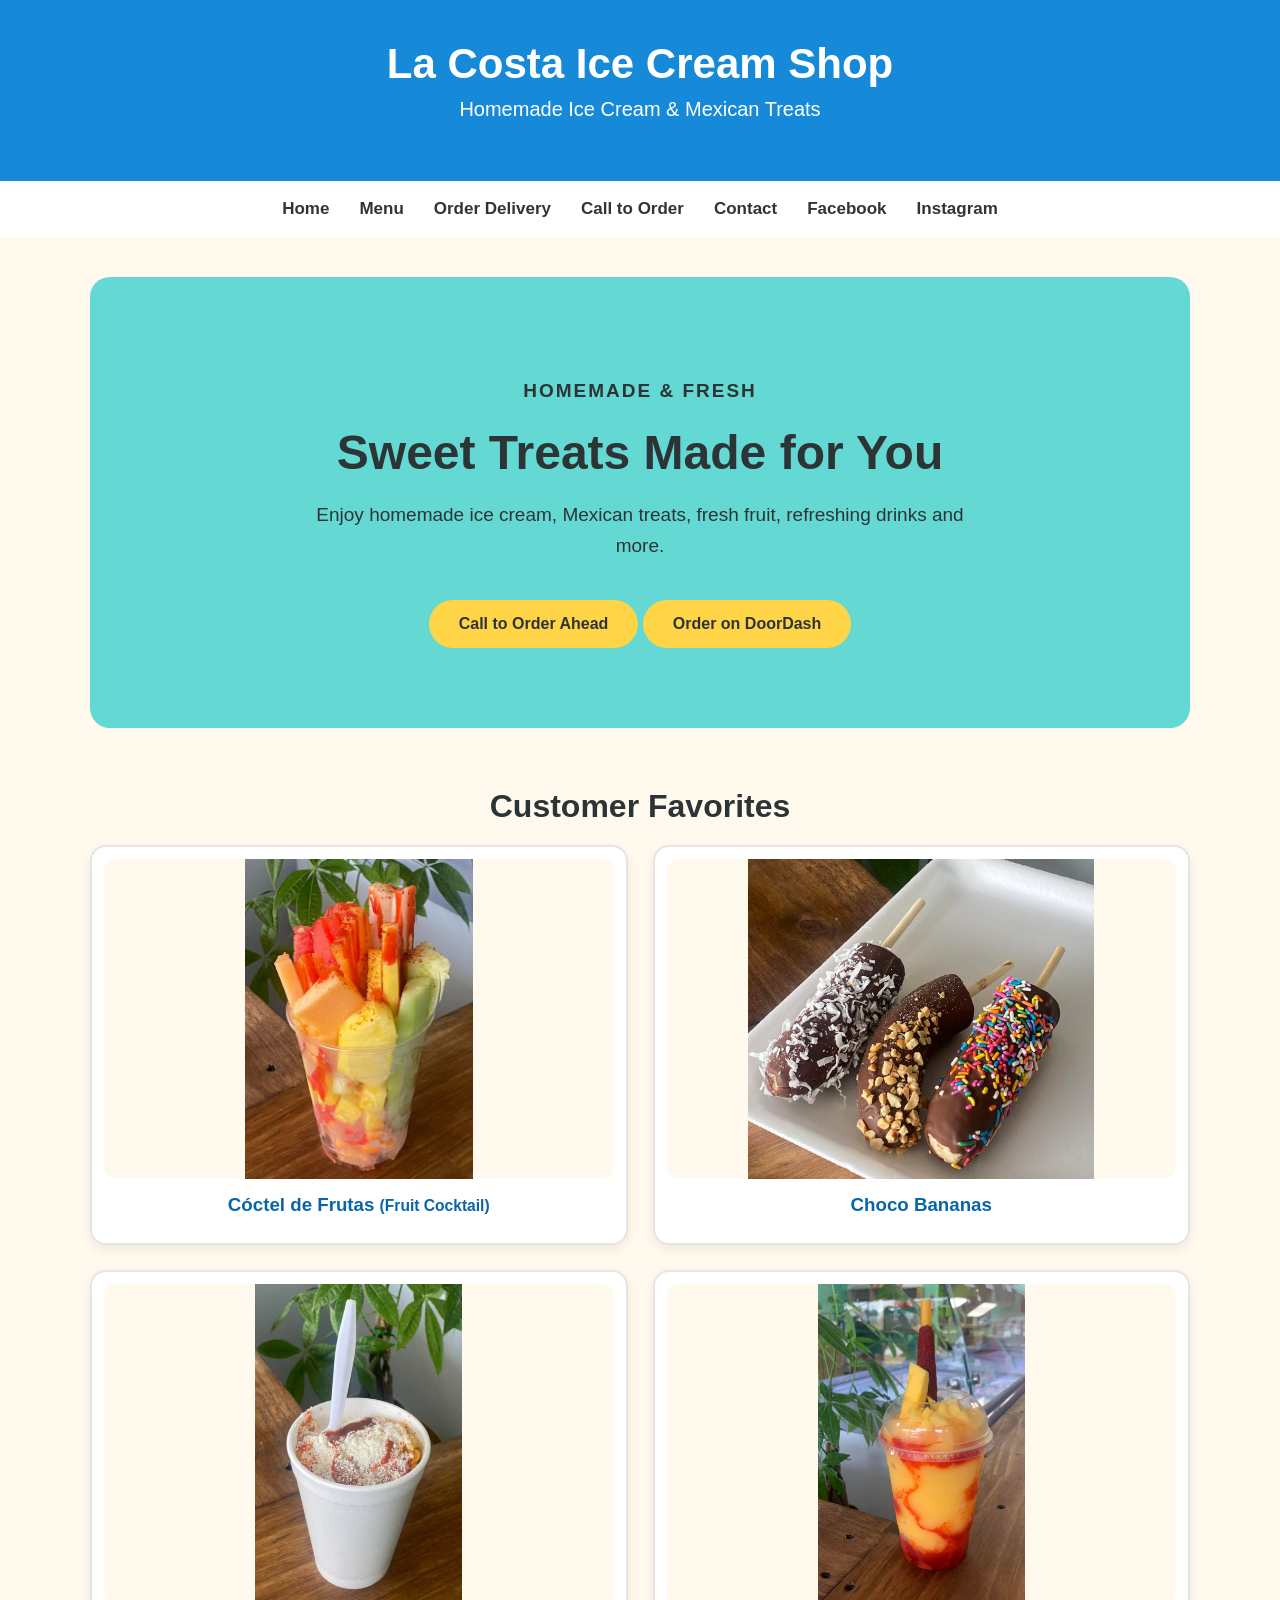
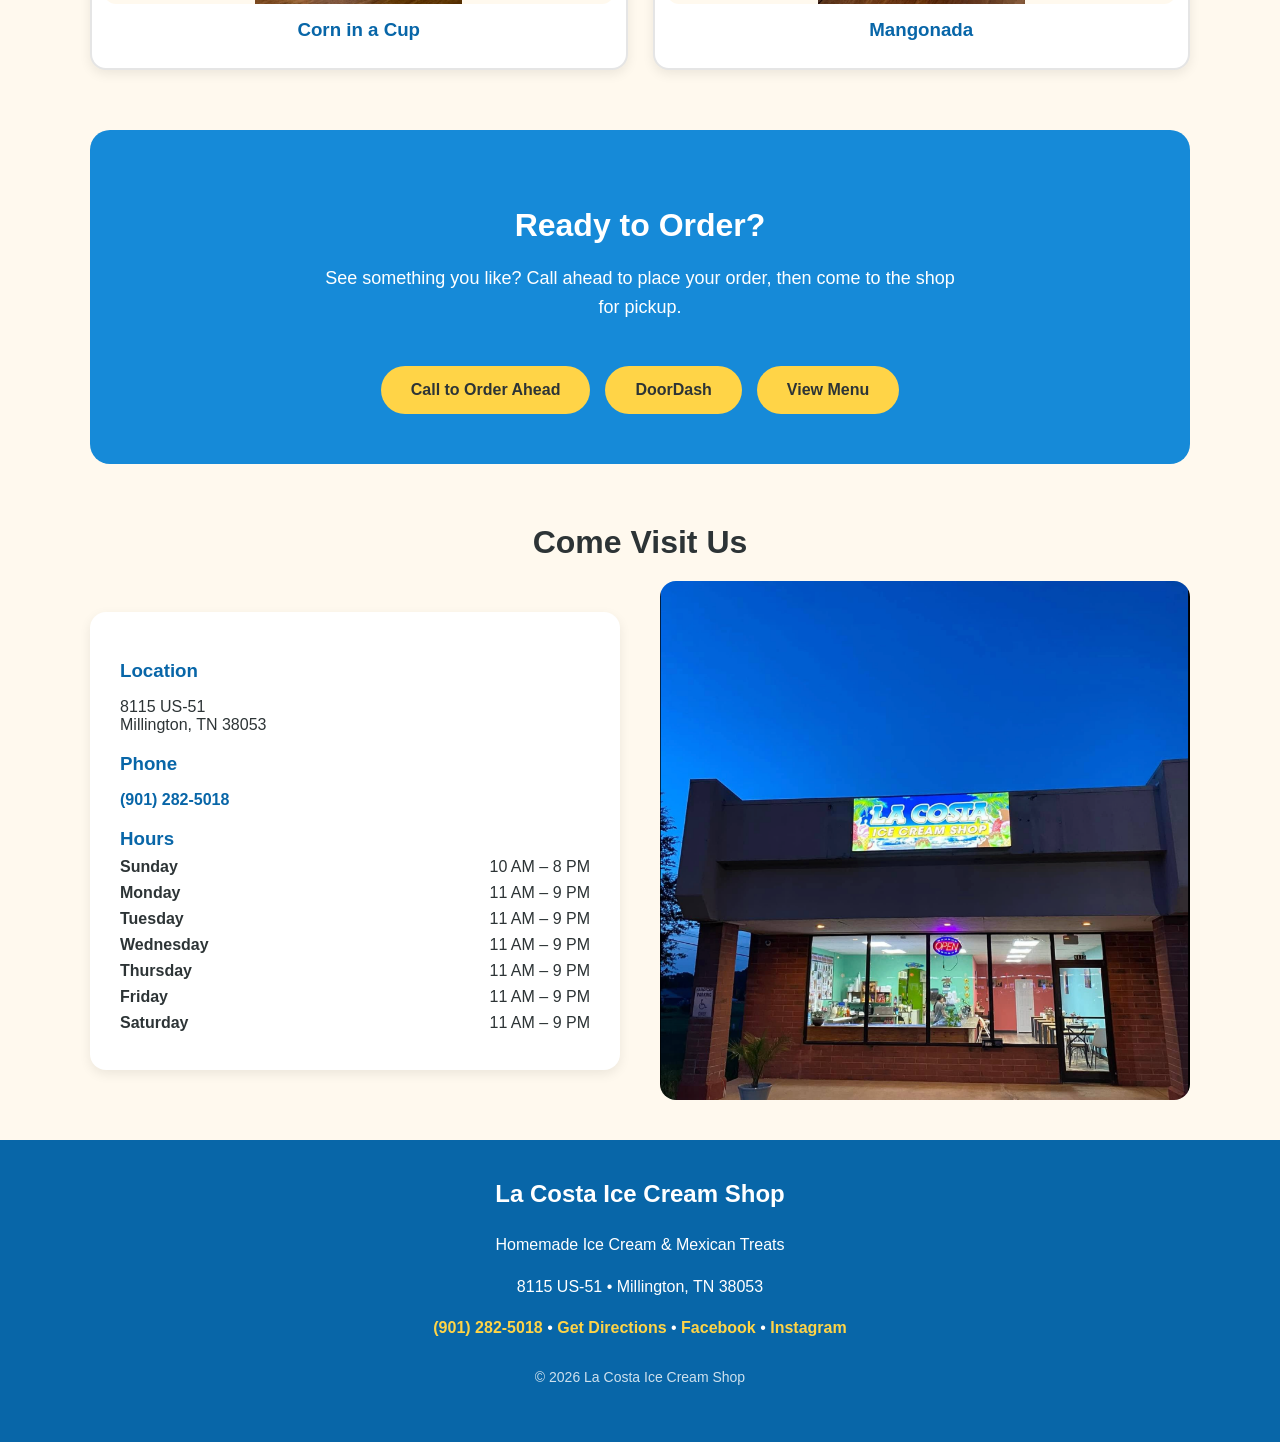
<file: index.html>
<!DOCTYPE html>
<html lang="en">
    <head>
        <meta charset="UTF-8">
        <meta name="viewport" content="width=device-width, initial-scale=1.0">
        <meta name="description"
            content="La Costa Ice Cream Shop in Millington, Tennessee serves homemade ice cream, Mexican treats, fresh fruit, aguas frescas, snacks, Mexican food and desserts">
        <title>La Costa Ice Cream Shop | Millington, TN</title>
        <link rel="stylesheet" href="style.css">
        <link rel="icon" type="image/png" href="images/brand/logo.png">
    </head>
    <body>
        <header>
            <h1>La Costa Ice Cream Shop</h1>
            <p>Homemade Ice Cream & Mexican Treats</p>
        </header>

        <nav>
            <a href="index.html">Home</a>
            <a href="menu.html">Menu</a>
            <a href="delivery.html">Order Delivery</a>
            <a href="tel:9012825018">Call to Order</a>
            <a href="contact.html">Contact</a>
            <a href="https://www.facebook.com/profile.php?id=100083304430838"
                target="_blank"
                rel="noopener noreferrer">Facebook</a>
            <a href="https://www.instagram.com/la_costa_icecream_shop/?hl=en"
                target="_blank"
                rel="noopener noreferrer">Instagram</a>
        </nav>

        <main>

            <section class="hero">
                <div class="hero-content">
                    <p class="hero-subtitle">HOMEMADE & FRESH</p>

                    <h2>Sweet Treats Made for You</h2>

                    <p>
                        Enjoy homemade ice cream, Mexican treats,
                        fresh fruit, refreshing drinks and more.
                    </p>

                    <a href="tel:9012825018" class="order-button">Call to Order Ahead</a>
                    <!-- Replace # with Martha's actual DoorDash storefront link. -->
                    <a href="#" class="order-button" id="doordash-button">Order on DoorDash</a>
                </div>
            </section>

            <section class="favorites">
                <h2>Customer Favorites</h2>

                <div class="favorite-grid">

                    <div class="favorite-card">
                        <img src="images/food/fruit-cocktail.png"
                            alt="Fresh Fruit Cocktail">
                        <h3>Cóctel de Frutas <small>(Fruit Cocktail)</small></h3>
                    </div>

                    <div class="favorite-card">
                        <img src="images/food/choco-bananas.png"
                            alt="Chocolate-covered bananas with toppings">
                        <h3>Choco Bananas</h3>
                    </div>

                    <div class="favorite-card">
                        <img src="images/food/cup-of-corn.png"
                            alt="Cup of corn with mayo, cojita cheese, lime juice, and spices">
                        <h3>Corn in a Cup</h3>
                    </div>

                    <div class="favorite-card">
                        <img src="images/food/mangonada.png"
                            alt="mangonada with chamoy and tamarind candy">
                        <h3>Mangonada</h3>
                    </div>
                </div>
            </section>

            <section class="order-cta">
                <h2>Ready to Order?</h2>

                <p>
                    See something you like? Call ahead to place your order,
                    then come to the shop for pickup.
                </p>

                <div class="order-links">
                    <a href="tel:9012825018" class="order-button">
                        Call to Order Ahead
                    </a>

                    <a href="#"
                        class="order-button"
                        id="doordash-button">
                        DoorDash
                    </a>

                    <a href="menu.html" class="order-button">
                        View Menu
                    </a>
                </div>
            </section>

            <section class="visit">
                <h2>Come Visit Us</h2>
                <div class="visit-container">
                    <div class="visit-info">
                        <h3>Location</h3>
                        <p>
                            8115 US-51<br>
                            Millington, TN 38053
                        </p>
                        <h3>Phone</h3>
                        <p>
                            <a href="tel:9012825018">(901) 282-5018</a>
                        </p>
                        <h3>Hours</h3>

                        <div class="hours">
                            <p><span>Sunday</span> 10 AM – 8 PM</p>
                            <p><span>Monday</span> 11 AM – 9 PM</p>
                            <p><span>Tuesday</span> 11 AM – 9 PM</p>
                            <p><span>Wednesday</span> 11 AM – 9 PM</p>
                            <p><span>Thursday</span> 11 AM – 9 PM</p>
                            <p><span>Friday</span> 11 AM – 9 PM</p>
                            <p><span>Saturday</span> 11 AM – 9 PM</p>
                        </div>
                    </div>

                    <div class="visit-photo">
                        <img src="images/brand/storefront.png"
                            alt="Front of La Costa Ice Cream Shop in Millington Tennessee">
                    </div>
                </div>
            </section>

        </main>

        <footer class="site-footer">

            <h3>La Costa Ice Cream Shop</h3>
            <p>Homemade Ice Cream & Mexican Treats</p>
            <p>8115 US-51 • Millington, TN 38053</p>
            <p>
                <a href="tel:9012825018">(901) 282-5018</a>
                •
                <a href="https://maps.app.goo.gl/FDPRV3zjBteaYcXX6"
                    target="_blank"
                    rel="noopener noreferrer">Get Directions
                </a>
                •
                <a href="https://www.facebook.com/profile.php?id=100083304430838"
                    target="_blank"
                    rel="noopener noreferrer">Facebook</a>
                •
                <a href="https://www.instagram.com/la_costa_icecream_shop/?hl=en"
                target="_blank"
                rel="noopener noreferrer">Instagram</a>
            </p>

            <p class="copyright">
                © 2026 La Costa Ice Cream Shop
            </p>

        </footer>
    </body>
</html>
</file>
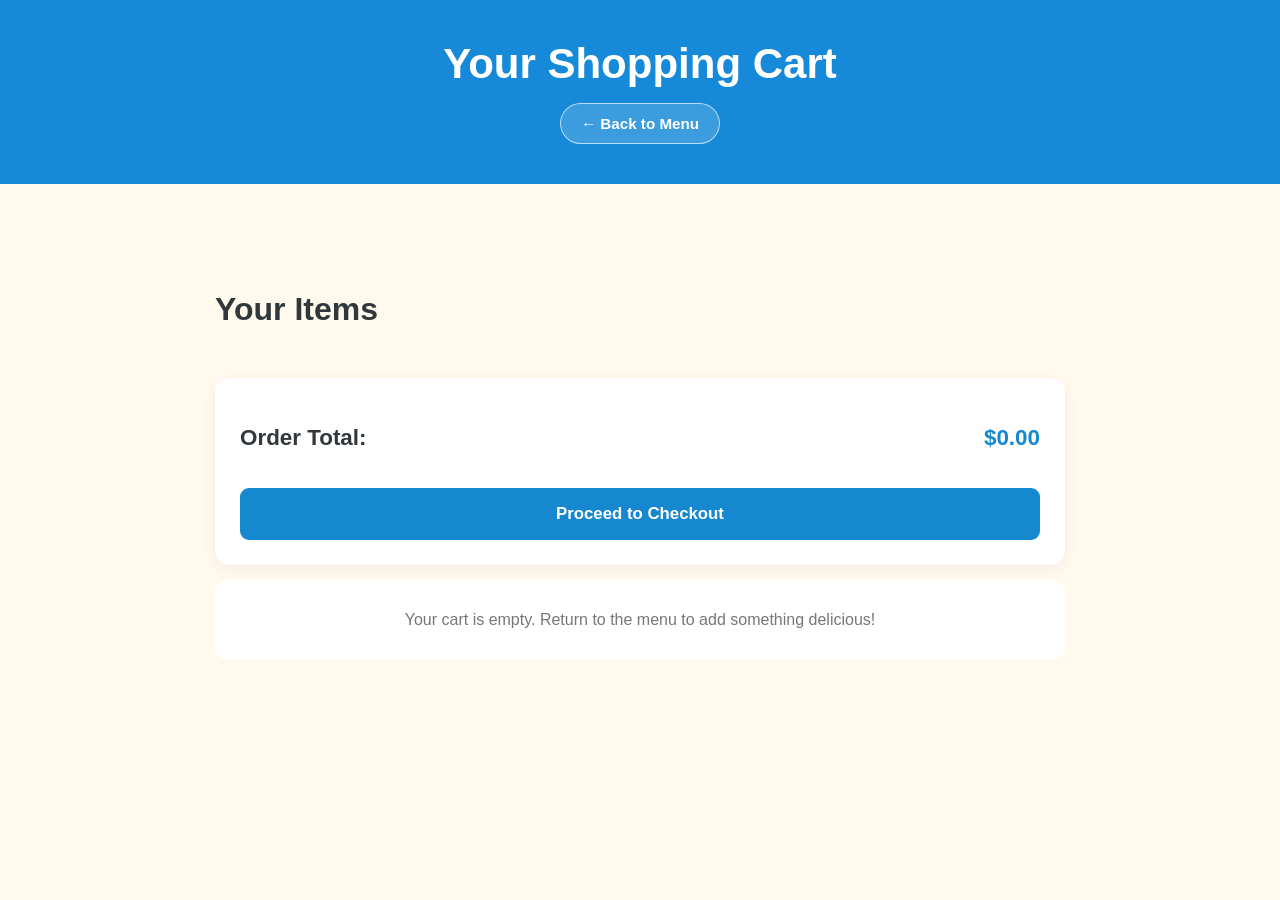
<file: cart.html>
<!DOCTYPE html>
<html lang="en">
<head>
    <meta charset="UTF-8">
    <meta name="viewport" content="width=device-width, initial-scale=1.0">

    <title>Your Cart | La Costa Ice Cream Shop</title>

    <link rel="stylesheet" href="style.css">
</head>

<body>

    <header>
        <h1>Your Shopping Cart</h1>
        <a href="menu.html" class="back-to-menu"
            <span>←</span> Back to Menu
        </a>
    </header>

    <main class="cart-container">
        <h2>Your Items</h2>

        <div id="cartItems"></div>

        <div class="cart-summary">
            <h3>Order Total: <span id="cartTotal">$0.00</span></h3>

            <button id="checkoutButton" type="button">
                Proceed to Checkout
            </button>
        </div>

        <p id="emptyCartMessage" hidden>
            Your cart is empty. Return to the menu to add something delicious!
        </p>
    </main>

    <script src="cart.js"></script>
    <script src="cart-page.js"></script>

</body>
</html>
</file>
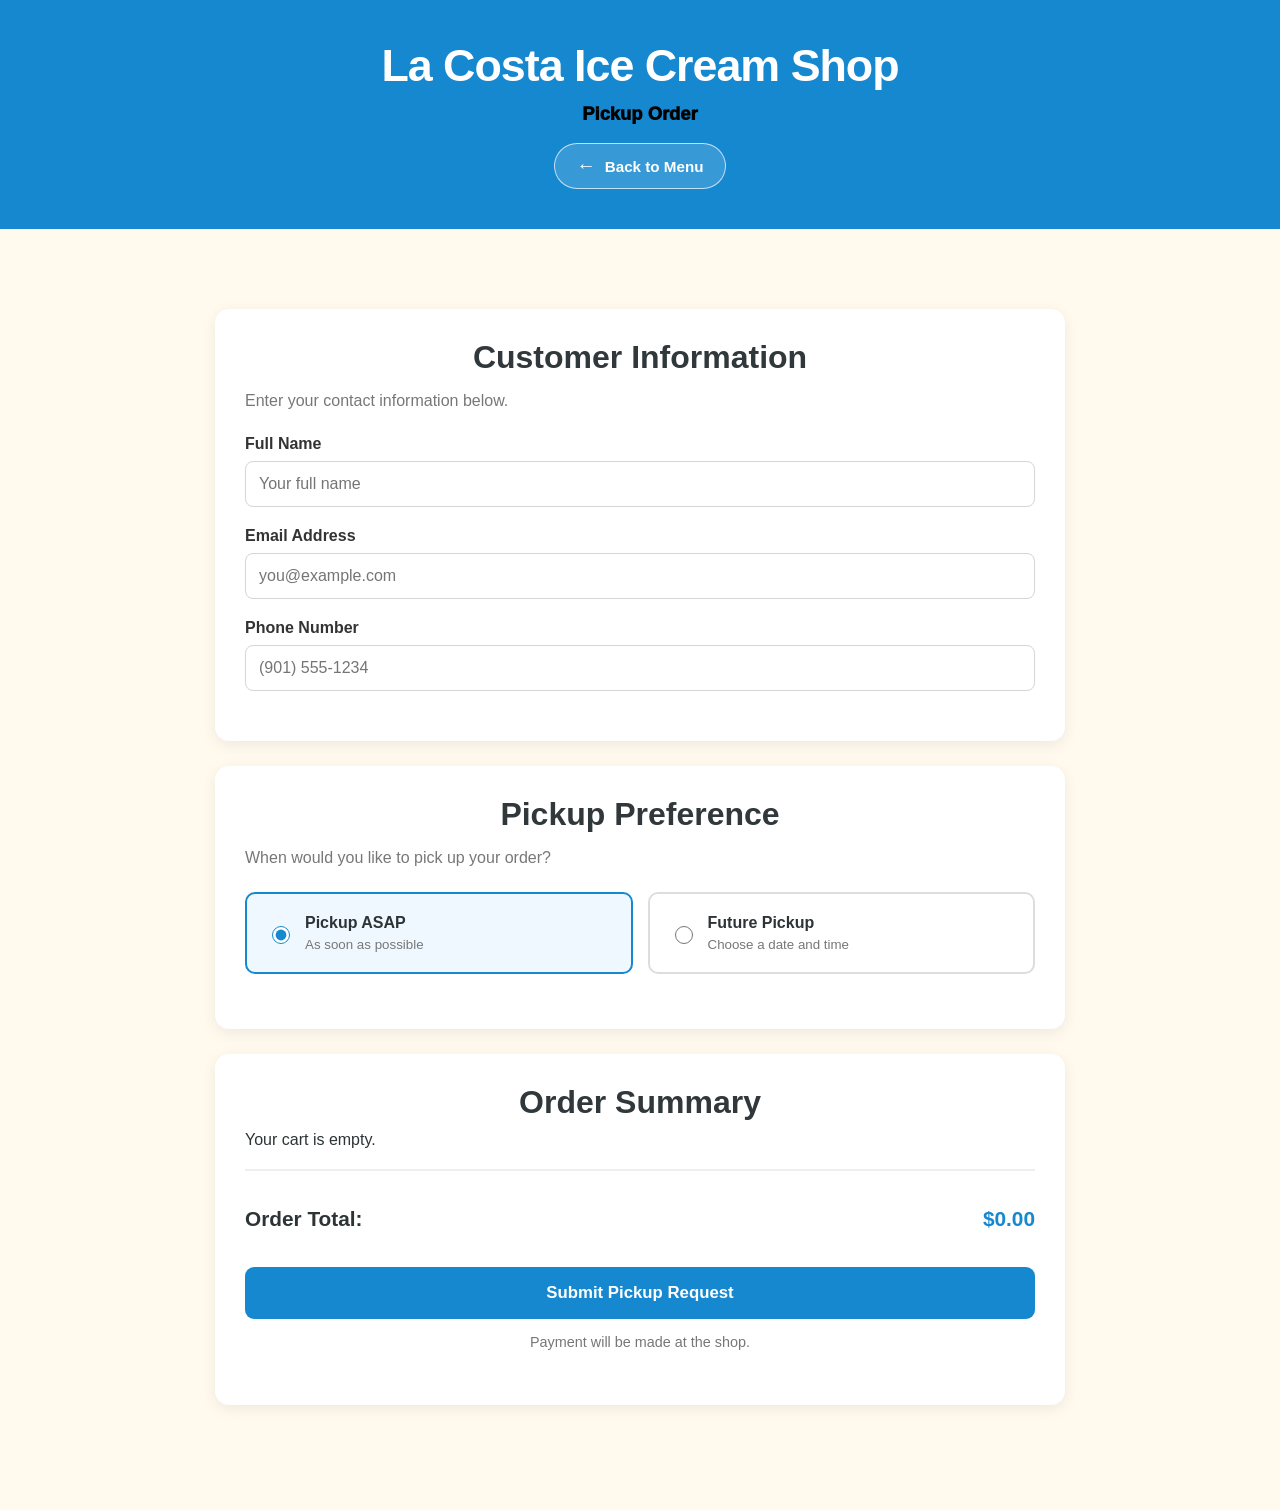
<file: checkout.html>
<!DOCTYPE html>
<html lang="en">

<head>
    <meta charset="UTF-8">
    <meta name="viewport" content="width=device-width, initial-scale=1.0">

    <title>Checkout | La Costa Ice Cream Shop</title>

    <link rel="stylesheet" href="style.css">
</head>

<body>

    <header class="checkout-header">
        <h1>La Costa Ice Cream Shop</h1>
        <h2 class="checkout-subtitle">Pickup Order</h2>
        <a href="menu.html" class="checkout-back-button">
            <span>←</span> Back to Menu
        </a>
    </header>

    <main class="checkout-container">

        <form id="checkoutForm">

            <!-- Customer Information -->
            <section class="checkout-section">
                <h2>Customer Information</h2>
                <p>Enter your contact information below.</p>

                <div class="form-group">
                    <label for="customerName">Full Name</label>
                    <input
                        type="text"
                        id="customerName"
                        name="customerName"
                        placeholder="Your full name"
                        autocomplete="name"
                        required
                    >
                </div>

                <div class="form-group">
                    <label for="customerEmail">Email Address</label>
                    <input
                        type="email"
                        id="customerEmail"
                        name="customerEmail"
                        placeholder="you@example.com"
                        autocomplete="email"
                        required
                    >
                </div>

                <div class="form-group">
                    <label for="customerPhone">Phone Number</label>
                    <input
                        type="tel"
                        id="customerPhone"
                        name="customerPhone"
                        placeholder="(901) 555-1234"
                        autocomplete="tel"
                        required
                    >
                </div>
            </section>

            <!-- Pickup Preference -->
            <section class="checkout-section">
                <h2>Pickup Preference</h2>
                <p>When would you like to pick up your order?</p>

                <div class="pickup-options">

                    <label class="pickup-option">
                        <input
                            type="radio"
                            name="pickupPreference"
                            value="ASAP"
                            checked
                        >
                        <span>
                            <strong>Pickup ASAP</strong>
                            <small>As soon as possible</small>
                        </span>
                    </label>

                    <label class="pickup-option">
                        <input
                            type="radio"
                            name="pickupPreference"
                            value="Future Pickup"
                        >
                        <span>
                            <strong>Future Pickup</strong>
                            <small>Choose a date and time</small>
                        </span>
                    </label>

                </div>

                <!-- Future Pickup Details -->
                <div id="futurePickupDetails" hidden>

                    <div class="form-group">
                        <label for="pickupDate">Pickup Date</label>
                        <input
                            type="date"
                            id="pickupDate"
                            name="pickupDate"
                            disabled
                        >
                    </div>

                    <div class="form-group">
                        <label for="pickupTime">Pickup Time</label>
                        <select
                            id="pickupTime"
                            name="pickupTime"
                            required
                            disabled
                        >
                            <option value="">Choose a pickup time</option>
                        </select>
                    </div>

                    <div class="form-group">
                        <label for="specialInstructions">
                            Special Instructions
                        </label>
                        <textarea
                            id="specialInstructions"
                            name="specialInstructions"
                            rows="4"
                            placeholder="Any additional requests?"
                            disabled
                        ></textarea>
                    </div>

                </div>
            </section>

            <!-- Order Summary -->
            <section class="checkout-section">
                <h2>Order Summary</h2>

                <div id="checkoutItems"></div>

                <div class="checkout-total">
                    <h3>
                        Order Total:
                        <span id="checkoutTotal">$0.00</span>
                    </h3>
                </div>

                <button type="submit" class="checkout-submit">
                    Submit Pickup Request
                </button>

                <p class="checkout-payment-note">
                    Payment will be made at the shop.
                </p>
            </section>

        </form>

    </main>

    <script src="cart.js"></script>
    <script src="checkout.js"></script>

</body>
</html>
</file>
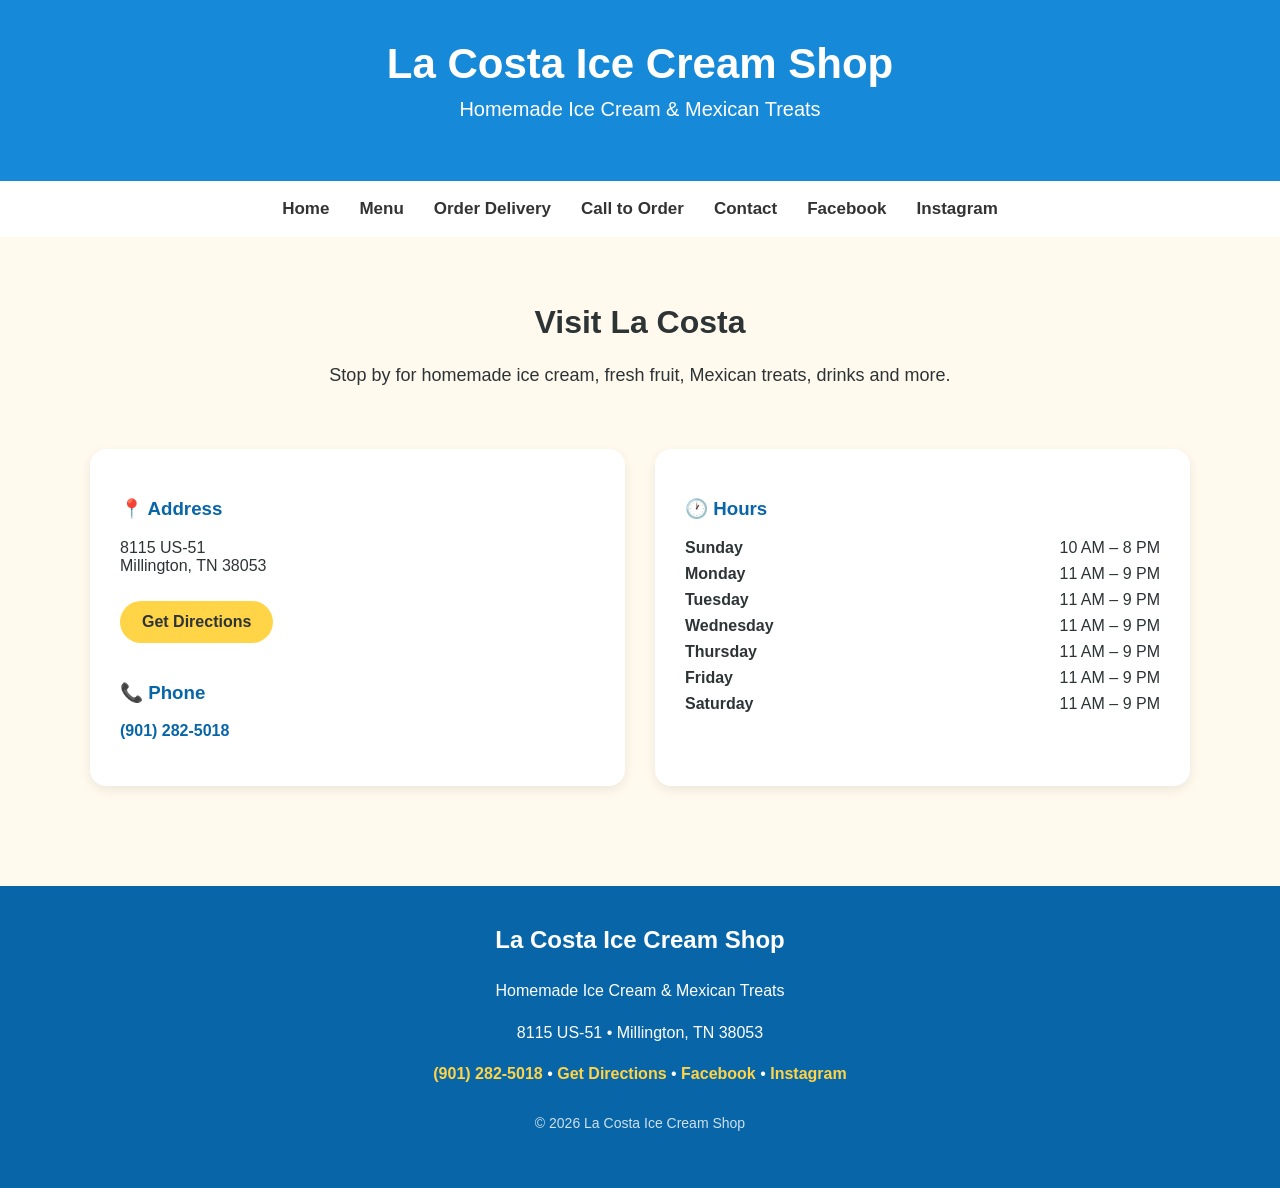
<file: contact.html>
<!DOCTYPE html>
<html lang="en">

<head>
    <meta charset="UTF-8">
    <meta name="viewport" content="width=device-width, initial-scale=1.0">
    <meta name="description"
      content="Visit La Costa Ice Cream Shop at 8115 US-51 in Millington, TN. Find our hours, phone number and directions.">
    <title>Contact | La Costa Ice Cream Shop</title>
    <link rel="stylesheet" href="style.css">
    <link rel="icon" type="image/png" href="images/brand/logo.png">
</head>

<body>

    <header>
        <h1>La Costa Ice Cream Shop</h1>
        <p>Homemade Ice Cream & Mexican Treats</p>
    </header>

    <nav>
        <a href="index.html">Home</a>
        <a href="menu.html">Menu</a>
        <a href="delivery.html">Order Delivery</a>
        <a href="tel:9012825018">Call to Order</a>
        <a href="contact.html">Contact</a>
        <a href="https://www.facebook.com/profile.php?id=100083304430838"
            target="_blank"
            rel="noopener noreferrer">Facebook</a>
        <a href="https://www.instagram.com/la_costa_icecream_shop/?hl=en"
            target="_blank"
            rel="noopener noreferrer">Instagram</a>
    </nav>

    <main>

        <section class="contact-intro">
            <h2>Visit La Costa</h2>

            <p>
                Stop by for homemade ice cream, fresh fruit,
                Mexican treats, drinks and more.
            </p>
        </section>

        <section class="contact-container">

            <div class="contact-card">

                <h3>📍 Address</h3>

                <p>
                    8115 US-51<br>
                    Millington, TN 38053
                </p>

                <a
                    href="https://maps.app.goo.gl/FDPRV3zjBteaYcXX6"
                    target="_blank"
                    rel="noopener noreferrer"
                    class="directions-button">
                    Get Directions
                </a>

                <h3>📞 Phone</h3>

                <p>
                    <a href="tel:9012825018">
                        (901) 282-5018
                    </a>
                </p>

            </div>


            <div class="contact-card">

                <h3>🕐 Hours</h3>

                <div class="hours">
                    <p><span>Sunday</span> 10 AM – 8 PM</p>
                    <p><span>Monday</span> 11 AM – 9 PM</p>
                    <p><span>Tuesday</span> 11 AM – 9 PM</p>
                    <p><span>Wednesday</span> 11 AM – 9 PM</p>
                    <p><span>Thursday</span> 11 AM – 9 PM</p>
                    <p><span>Friday</span> 11 AM – 9 PM</p>
                    <p><span>Saturday</span> 11 AM – 9 PM</p>
                </div>

            </div>

        </section>

    </main>

    <footer class="site-footer">

        <h3>La Costa Ice Cream Shop</h3>
        <p>Homemade Ice Cream & Mexican Treats</p>
        <p>8115 US-51 • Millington, TN 38053</p>
        <p>
            <a href="tel:9012825018">(901) 282-5018</a>
            •
            <a href="https://maps.app.goo.gl/FDPRV3zjBteaYcXX6"
                    target="_blank"
                    rel="noopener noreferrer">Get Directions
            </a>
            •
            <a href="https://www.facebook.com/profile.php?id=100083304430838"
                target="_blank"
                rel="noopener noreferrer">Facebook
            </a>
            •
            <a href="https://www.instagram.com/la_costa_icecream_shop/?hl=en"
                target="_blank"
                rel="noopener noreferrer">Instagram
            </a>
        </p>

        <p class="copyright">
            © 2026 La Costa Ice Cream Shop
        </p>

    </footer>
</body>
</html>
</file>
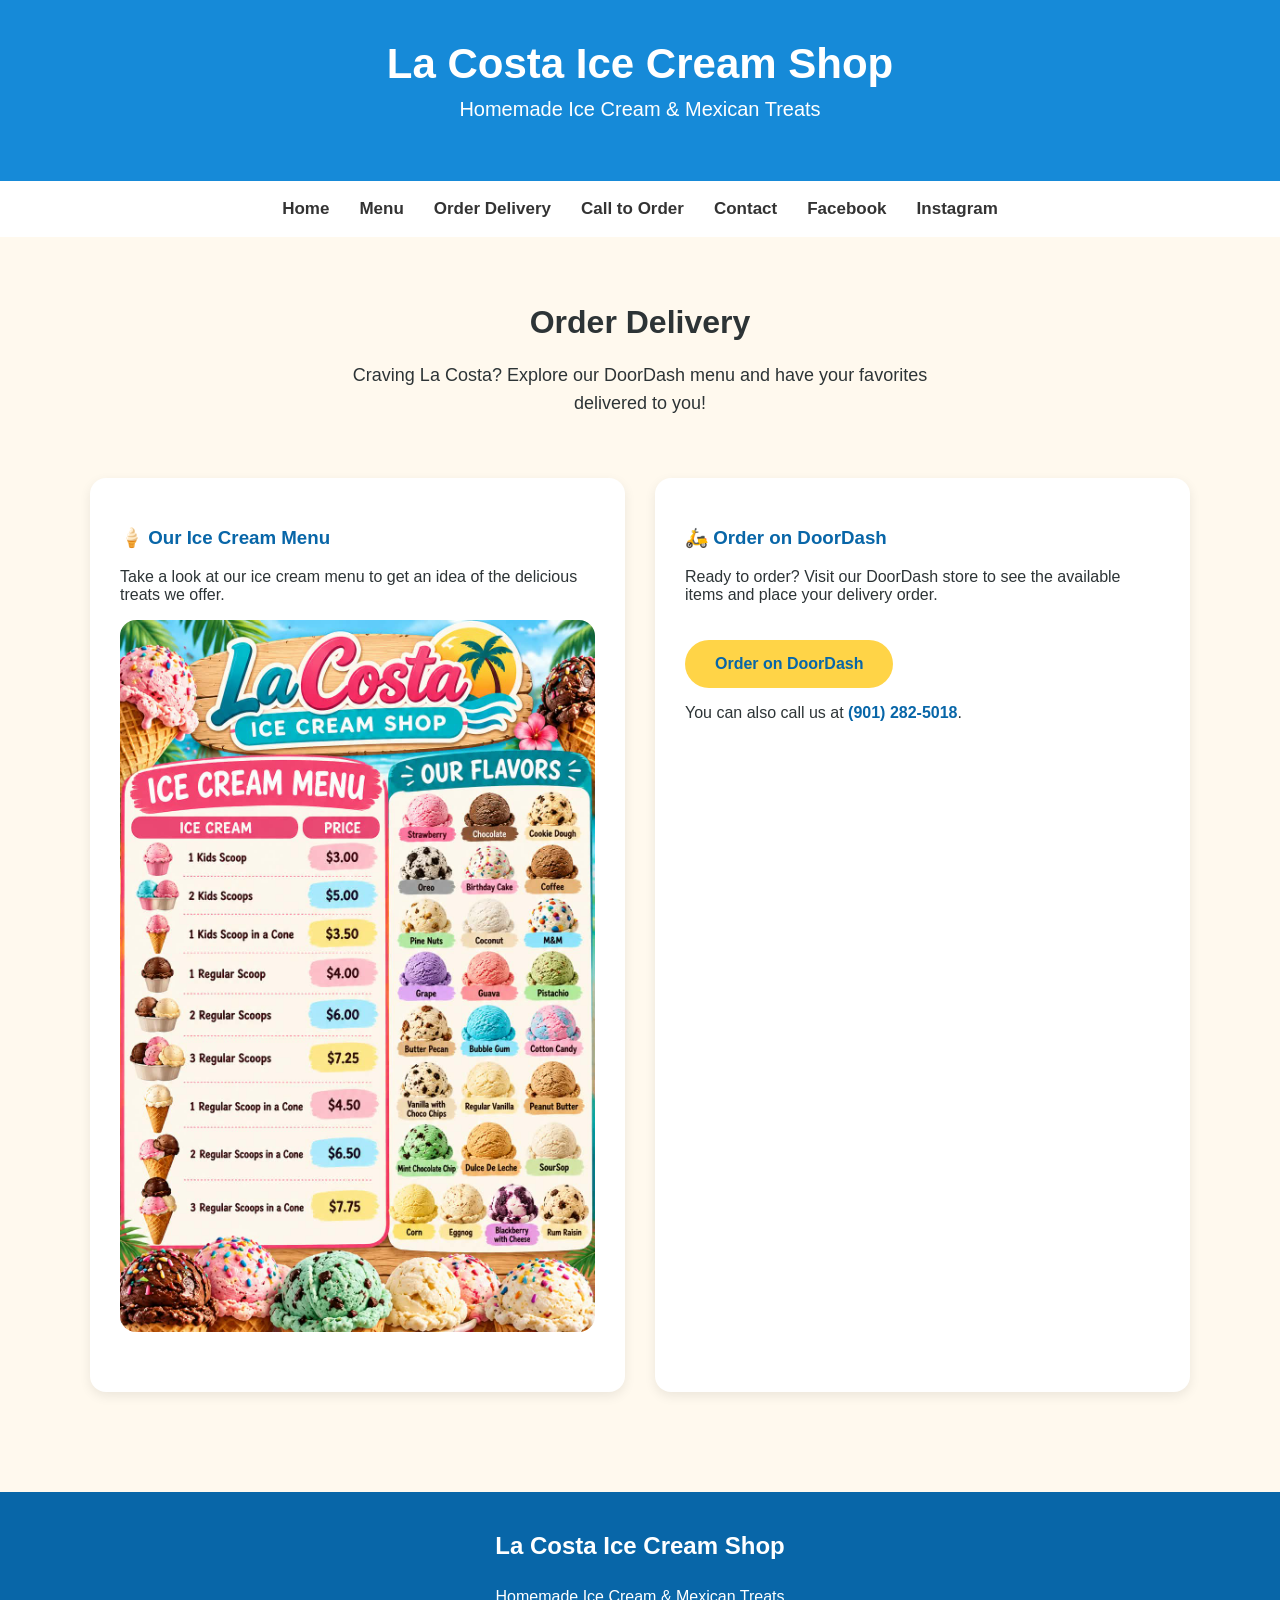
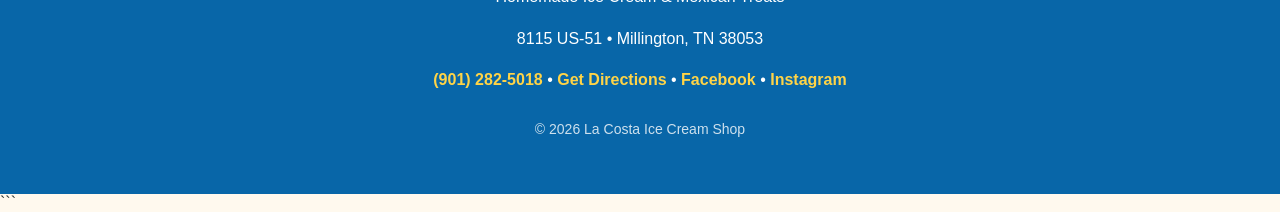
<file: delivery.html>
<!DOCTYPE html>
<html lang="en">

<head>
    <meta charset="UTF-8">
    <meta name="viewport" content="width=device-width, initial-scale=1.0">
    <meta name="description" content="Explore La Costa Ice Cream Shop's DoorDash menu and order delivery.">
    <title>Order Delivery | La Costa Ice Cream Shop</title>
    <link rel="stylesheet" href="style.css">
    <link rel="icon" type="image/png" href="images/brand/logo.png">
</head>

<body>

    <header>
        <h1>La Costa Ice Cream Shop</h1>
        <p>Homemade Ice Cream & Mexican Treats</p>
    </header>

    <nav>
        <a href="index.html">Home</a>
        <a href="menu.html">Menu</a>
        <a href="order.html">Order Delivery</a>
        <a href="tel:9012825018">Call to Order</a>
        <a href="contact.html">Contact</a>
        <a href="https://www.facebook.com/profile.php?id=100083304430838"
           target="_blank" rel="noopener noreferrer">Facebook</a>
        <a href="https://www.instagram.com/la_costa_icecream_shop/?hl=en"
           target="_blank" rel="noopener noreferrer">Instagram</a>
    </nav>

    <main>
        <section class="contact-intro">
            <h2>Order Delivery</h2>
            <p>
                Craving La Costa? Explore our DoorDash menu and have
                your favorites delivered to you!
            </p>
        </section>

        <section class="contact-container">
            <div class="contact-card">
                <h3>🍦 Our Ice Cream Menu</h3>

                <p>
                    Take a look at our ice cream menu to get an idea
                    of the delicious treats we offer.
                </p>

                <img
                    src="images/menu/ice-cream-menu.jpeg"
                    alt="La Costa Ice Cream Shop ice cream flavors and serving sizes menu"
                    class="menu-category-photo">

                <!-- We will add the remaining DoorDash menu pictures here. -->
            </div>

            <div class="contact-card">
                <h3>🛵 Order on DoorDash</h3>

                <p>
                    Ready to order? Visit our DoorDash store to see
                    the available items and place your delivery order.
                </p>

                <!-- Replace # with Martha's actual DoorDash storefront link. -->
                <a href="#"
                   class="order-button"
                   id="doordash-button">
                    Order on DoorDash
                </a>

                <p>
                    You can also call us at
                    <a href="tel:9012825018">(901) 282-5018</a>.
                </p>
            </div>
        </section>
    </main>

    <footer class="site-footer">
        <h3>La Costa Ice Cream Shop</h3>
        <p>Homemade Ice Cream & Mexican Treats</p>
        <p>8115 US-51 • Millington, TN 38053</p>

        <p>
            <a href="tel:9012825018">(901) 282-5018</a>
            •
            <a href="https://maps.app.goo.gl/FDPRV3zjBteaYcXX6"
               target="_blank" rel="noopener noreferrer">Get Directions</a>
            •
            <a href="https://www.facebook.com/profile.php?id=100083304430838"
               target="_blank" rel="noopener noreferrer">Facebook</a>
            •
            <a href="https://www.instagram.com/la_costa_icecream_shop/?hl=en"
               target="_blank" rel="noopener noreferrer">Instagram</a>
        </p>

        <p class="copyright">
            © 2026 La Costa Ice Cream Shop
        </p>
    </footer>

</body>
</html>
```
</file>
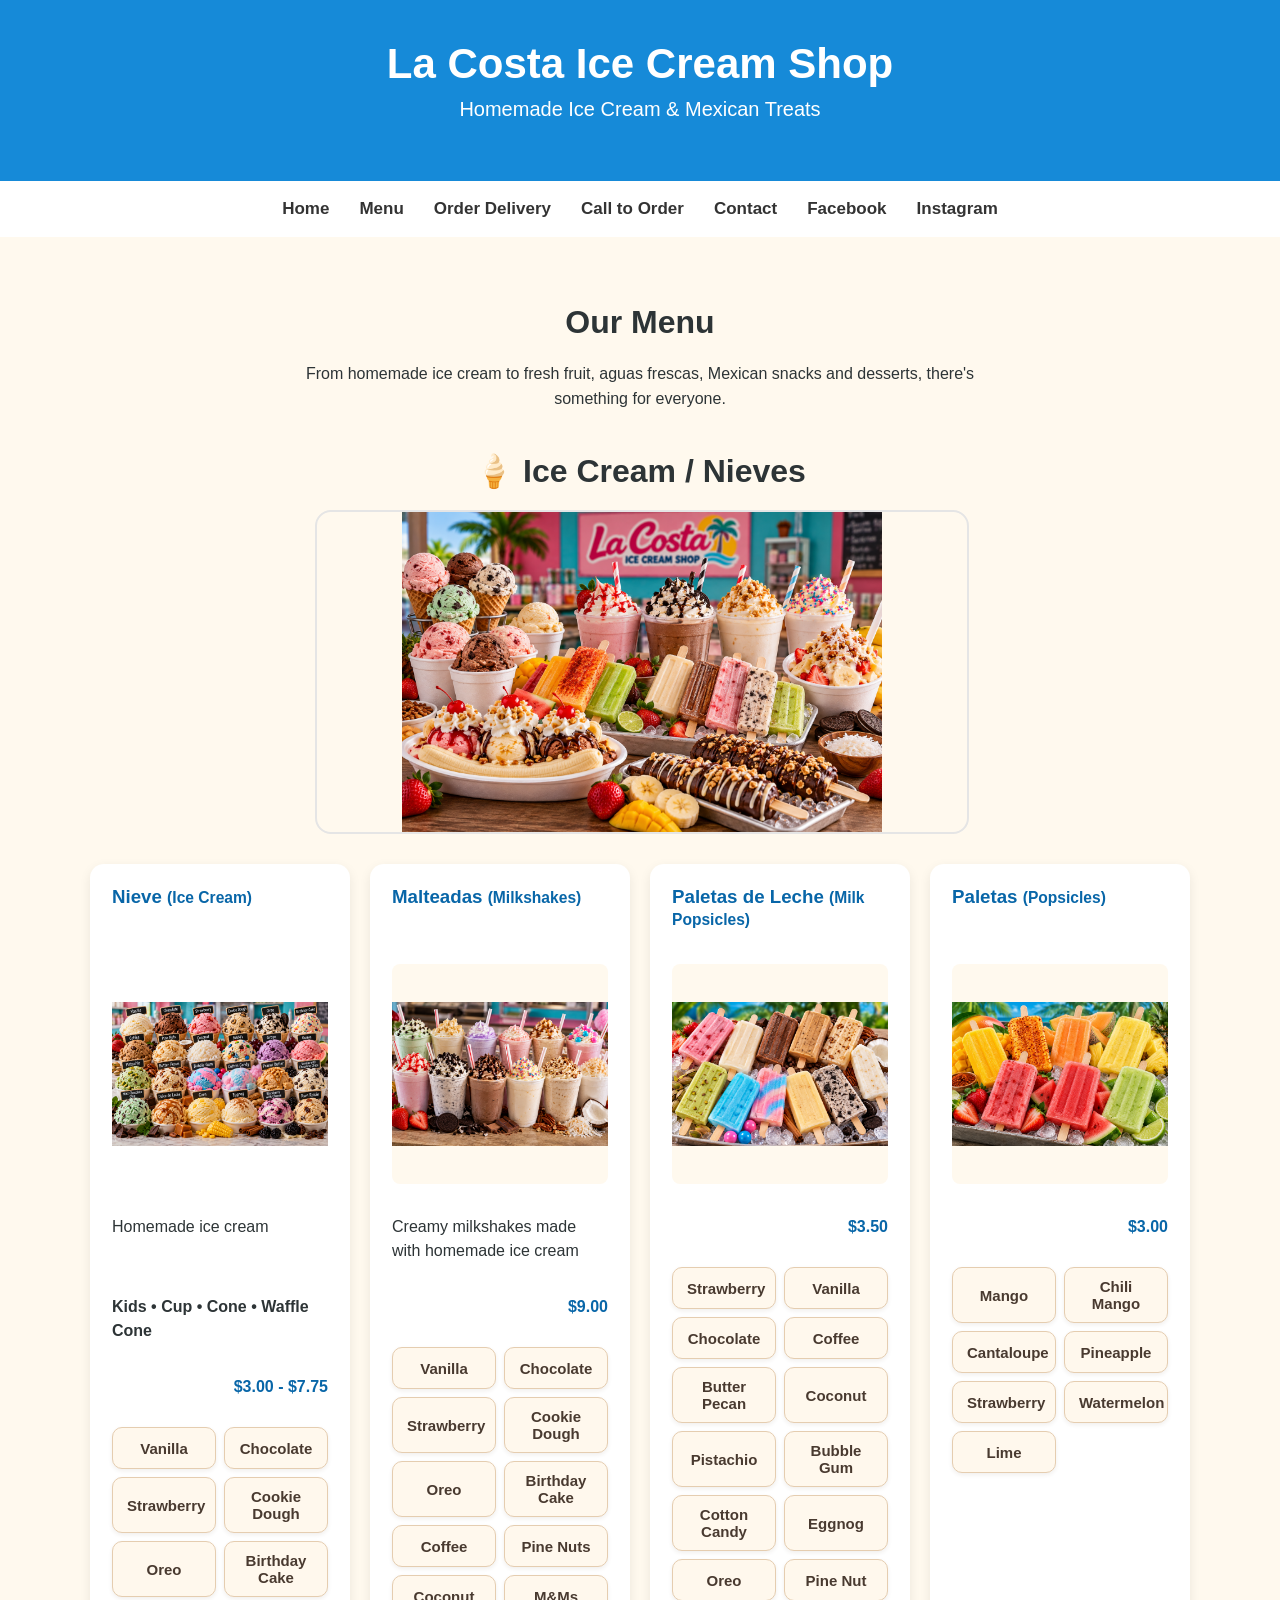
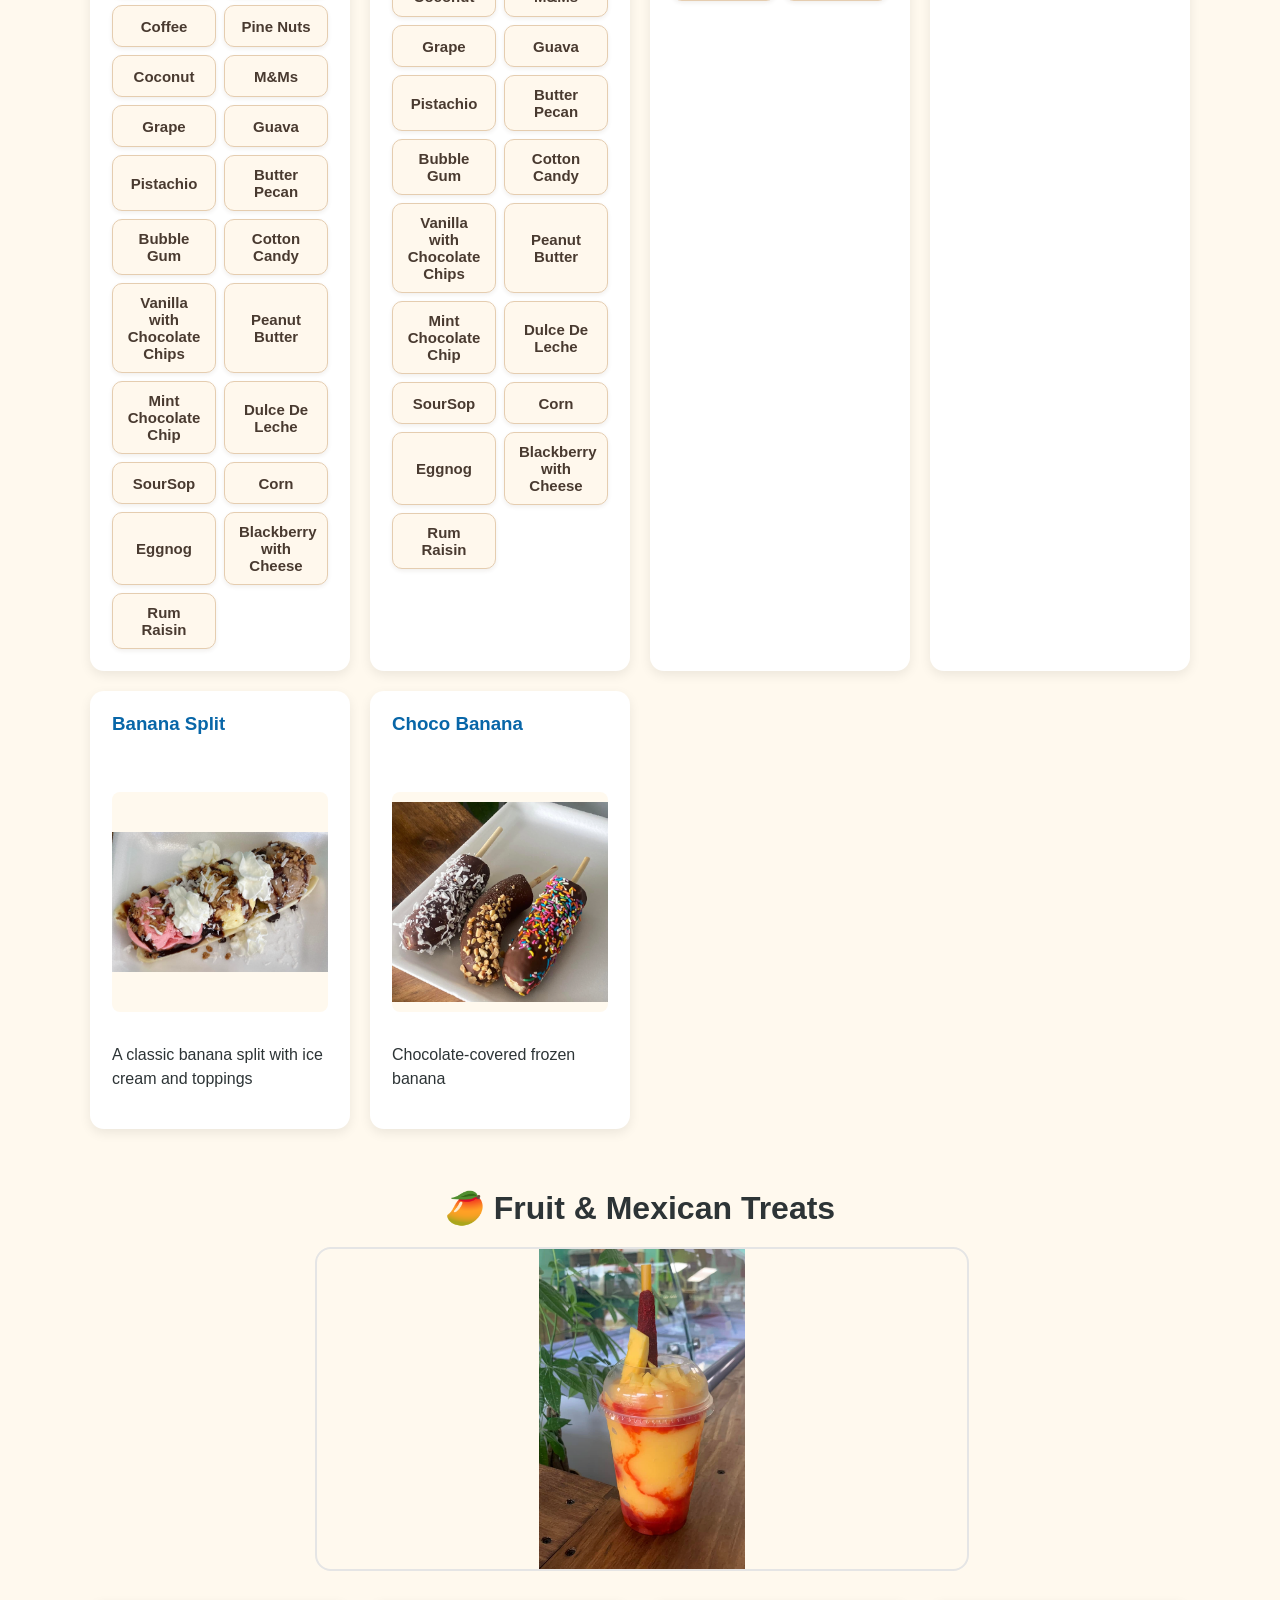
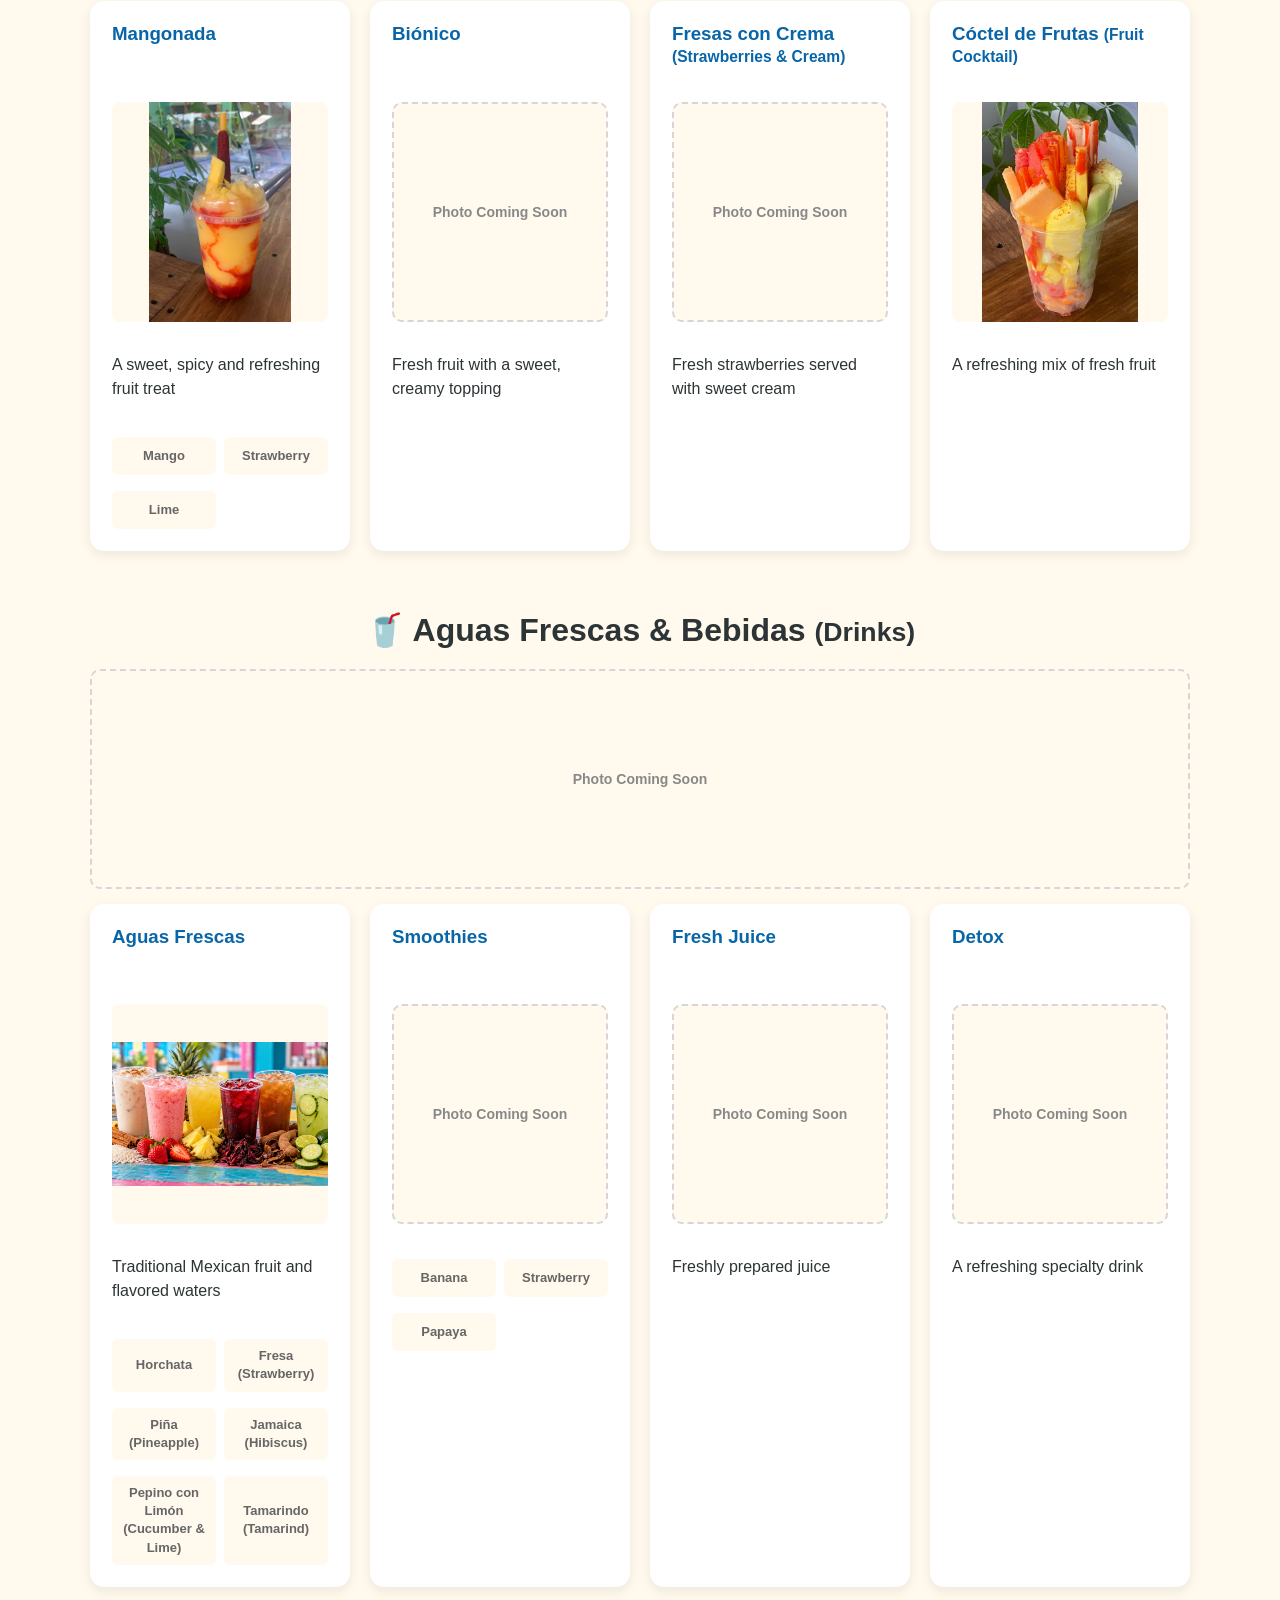
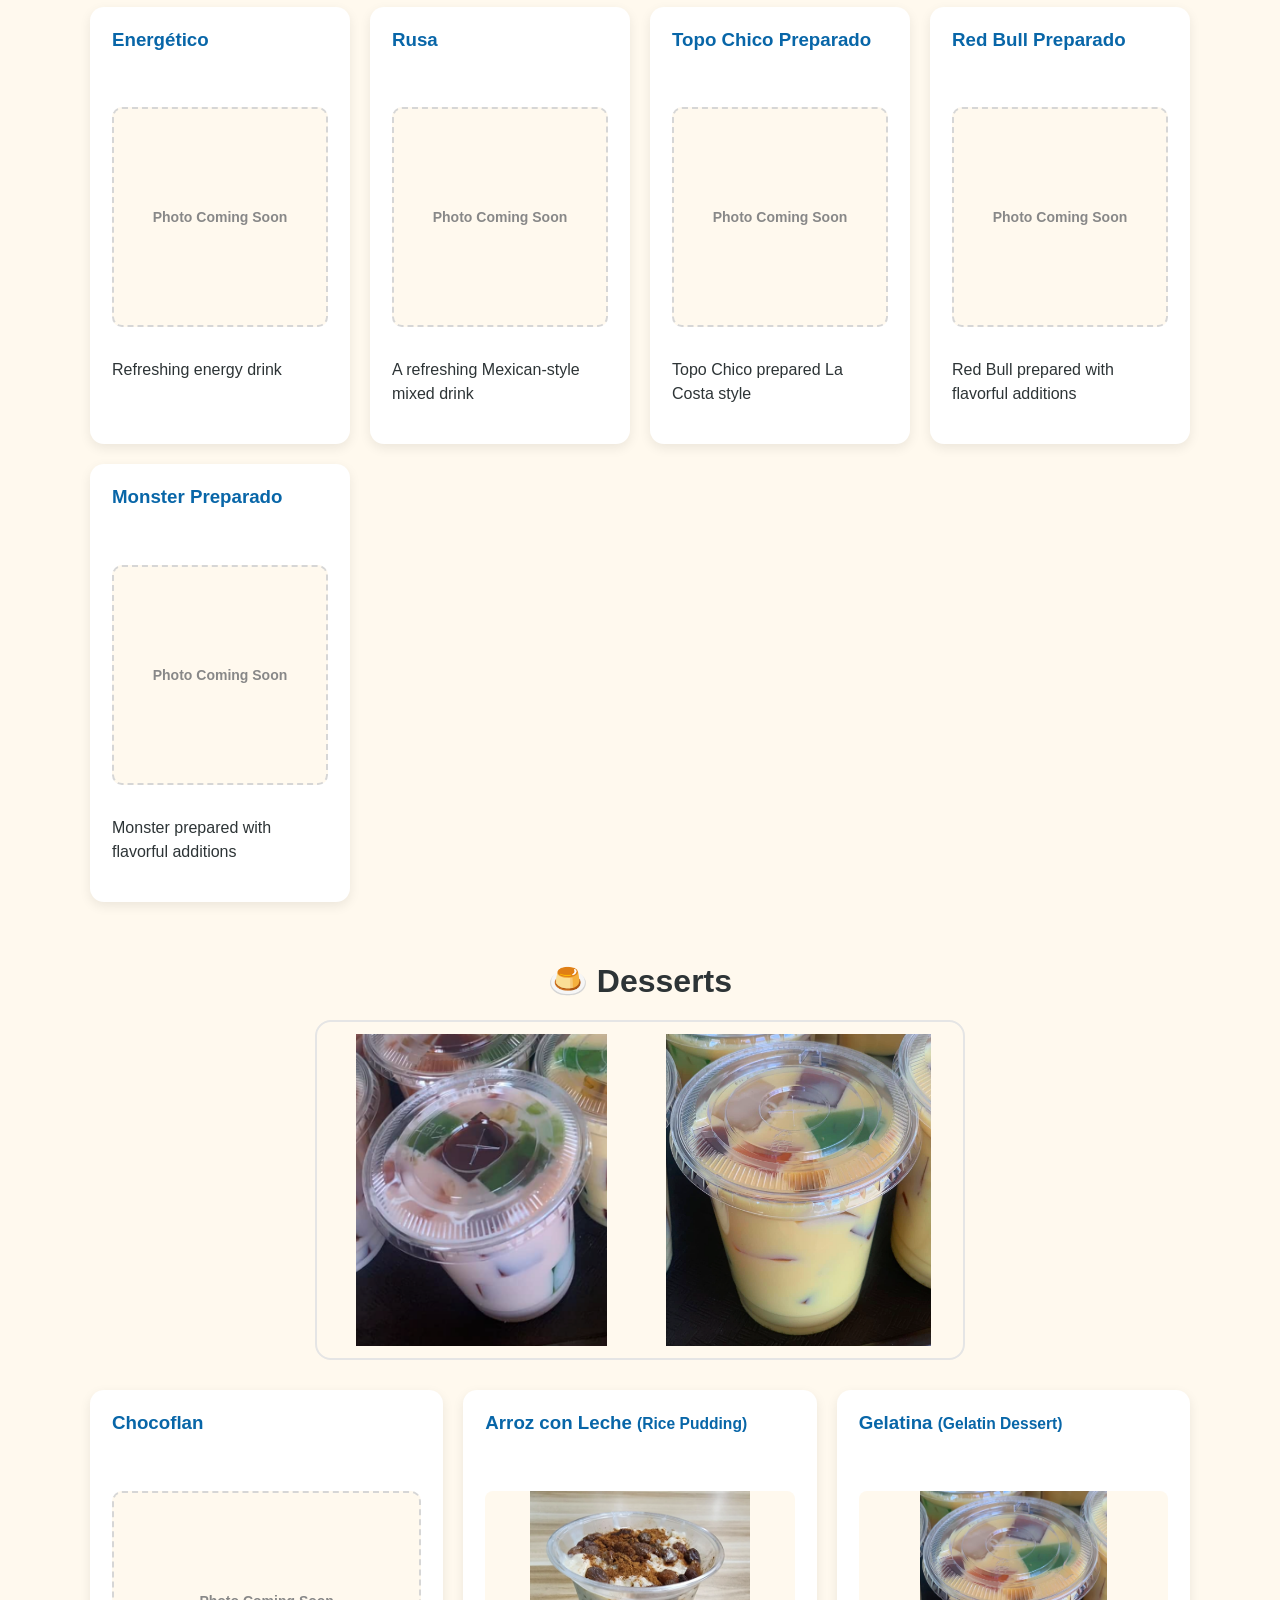
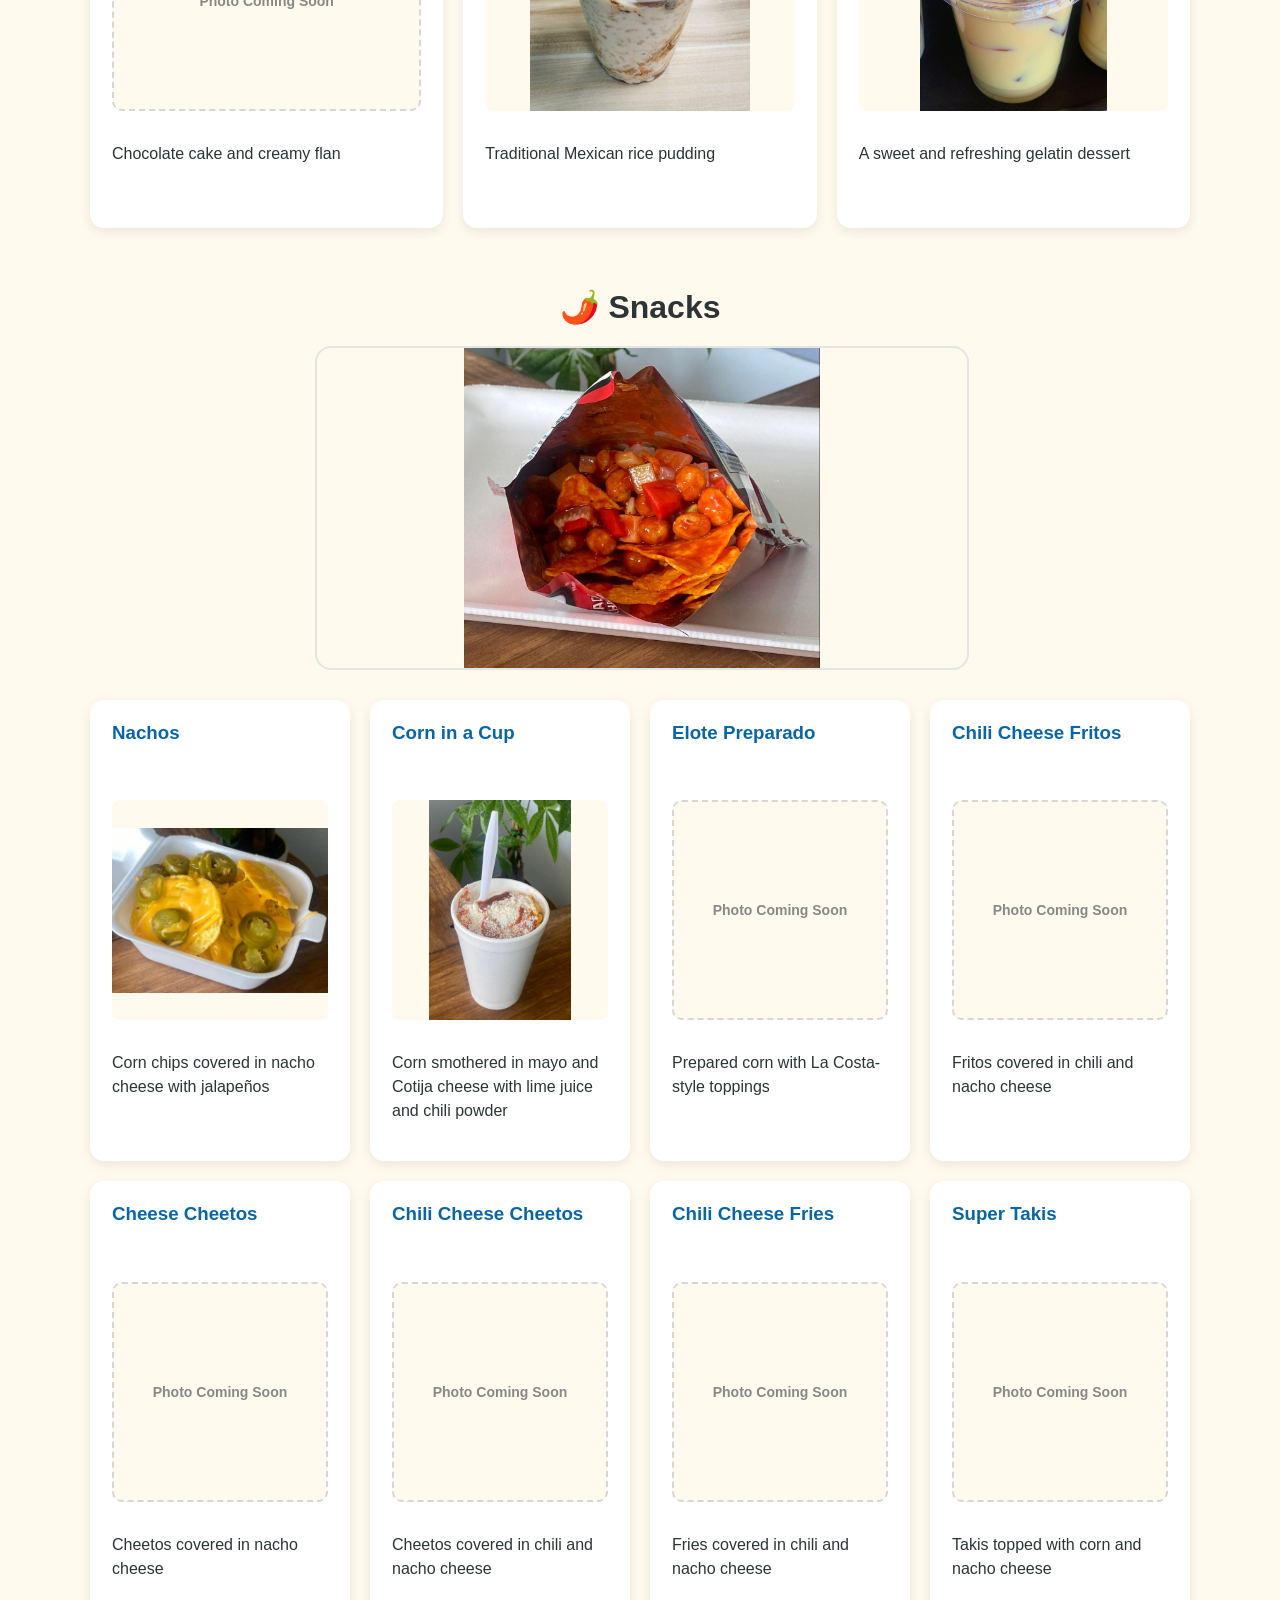
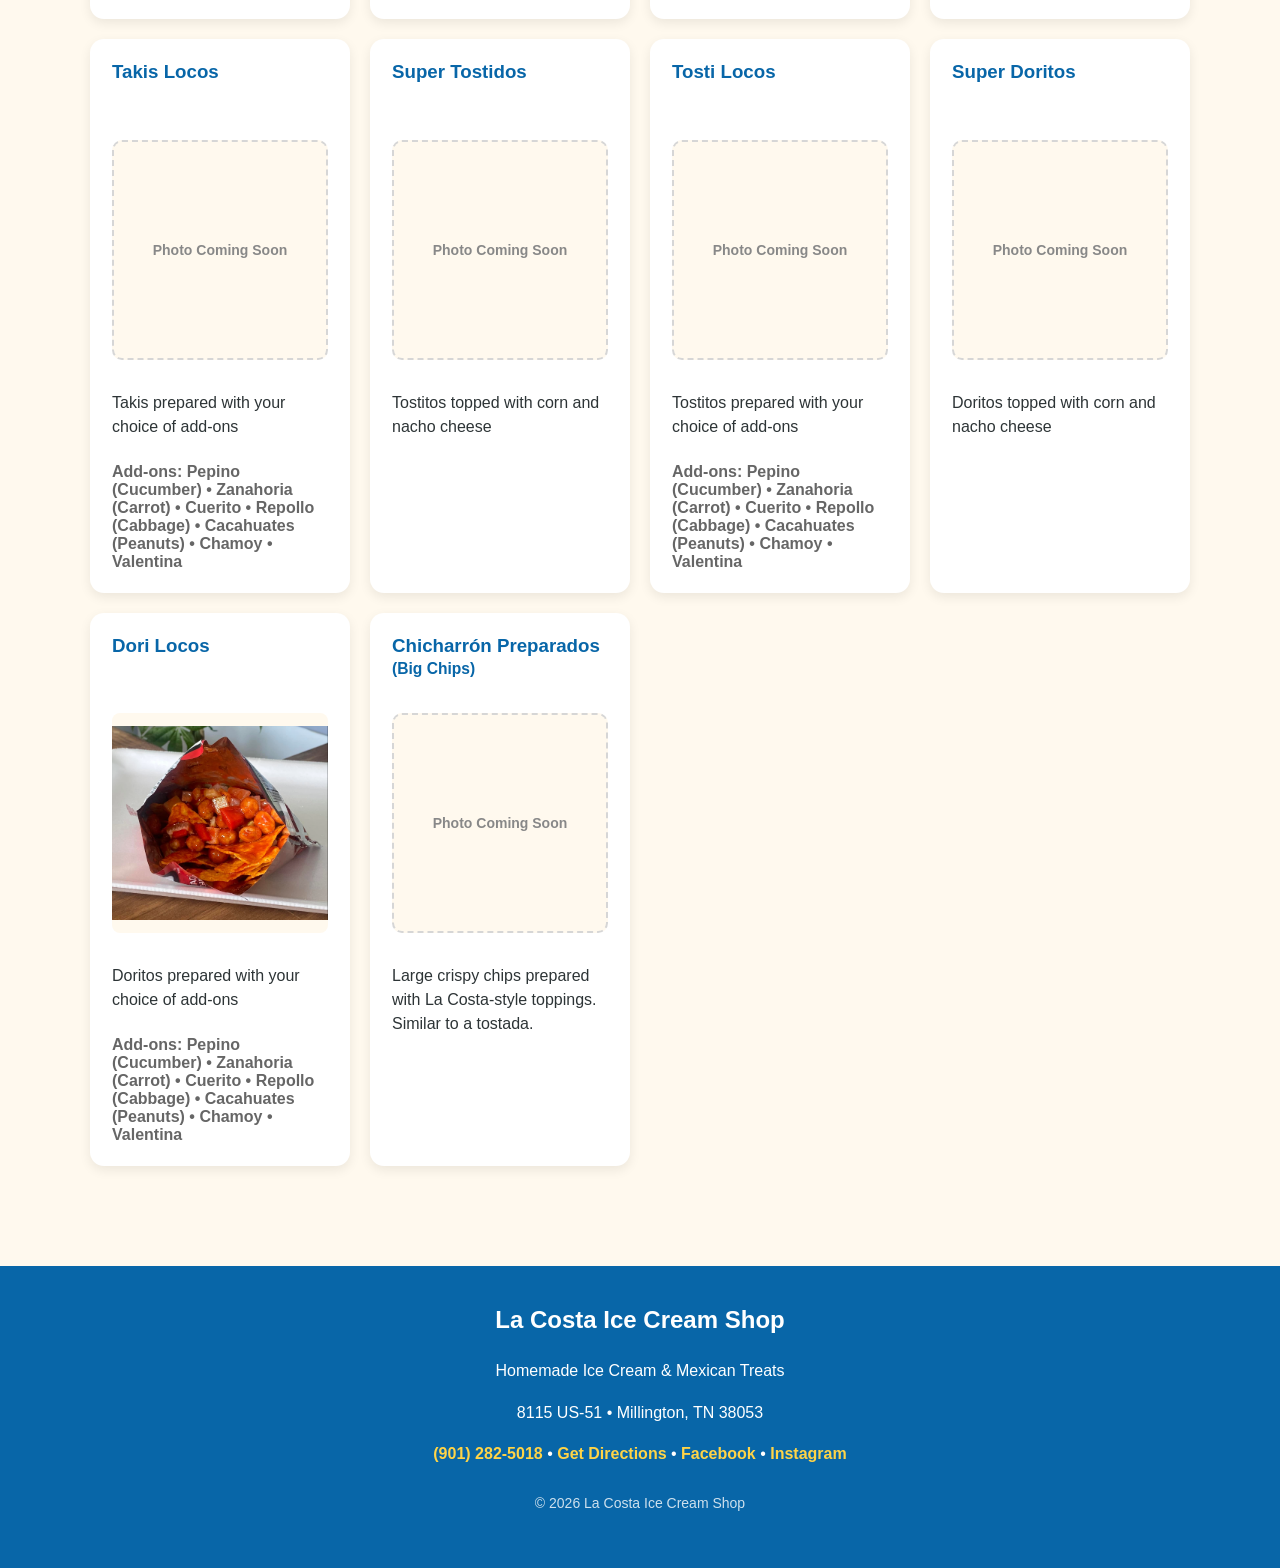
<file: menu-updated.html>
<!DOCTYPE html>
<html lang="en">

<head>
    <meta charset="UTF-8">
    <meta name="viewport" content="width=device-width, initial-scale=1.0">

    <meta name="description"
        content="Explore the menu at La Costa Ice Cream Shop in Millington, TN. Featuring homemade ice cream, mangonadas, aguas frescas, fresh fruit, Mexican snacks, Mexican food, desserts and more.">

    <title>Menu | La Costa Ice Cream Shop</title>

    <link rel="stylesheet" href="style.css">
    <link rel="icon" type="image/png" href="images/brand/logo.png">
</head>

<body>

    <header>
        <h1>La Costa Ice Cream Shop</h1>
        <p>Homemade Ice Cream & Mexican Treats</p>
    </header>

    <nav>
        <a href="index.html">Home</a>
        <a href="menu.html">Menu</a>
        <a href="delivery.html">Order Delivery</a>
        <a href="tel:9012825018">Call to Order</a>
        <a href="contact.html">Contact</a>

        <a href="https://www.facebook.com/profile.php?id=100083304430838"
            target="_blank"
            rel="noopener noreferrer">Facebook</a>

        <a href="https://www.instagram.com/la_costa_icecream_shop/?hl=en"
            target="_blank"
            rel="noopener noreferrer">Instagram</a>
    </nav>

    <main>

        <!-- MENU INTRO -->

        <section class="menu-intro">
            <h2>Our Menu</h2>

            <p>
                From homemade ice cream to fresh fruit, aguas frescas,
                Mexican snacks and desserts, there's something for everyone.
            </p>
        </section>


        <!-- =========================
             ICE CREAM
             ========================= -->

        <section class="menu-category">

            <h2>🍦 Ice Cream / Nieves</h2>

            <div class="menu-category-photo">
                <img src="images/menu/ice-cream-treats.png"
                    alt="Ice Cream Treats from La Costa Ice Cream Shop">
            </div>

            <div class="menu-items">

                <!-- NIEVE -->

                <div class="menu-item">

                    <h3>Nieve <small>(Ice Cream)</small></h3>

                    <div class="menu-item-photo-placeholder">
                        <img src="images/menu/ice-cream.png"
                        alt="Ice Cream from La Costa Ice Cream Shop">
                    </div>

                    <p>Homemade ice cream</p>
                    <p><strong> Kids • Cup • Cone • Waffle Cone</strong></p>
                    <p class="price-range">$3.00 - $7.75</p>
                    <div class="flavor-list">
                        <button type="button" class="flavor-button" data-flavor="Vanilla">Vanilla</button>
                        <button type="button" class="flavor-button" data-flavor="Chocolate">Chocolate</button>
                        <button type="button" class="flavor-button" data-flavor="Strawberry">Strawberry</button>
                        <button type="button" class="flavor-button" data-flavor="Cookie Dough">Cookie Dough</button>
                        <button type="button" class="flavor-button" data-flavor="Oreo">Oreo</button>
                        <button type="button" class="flavor-button" data-flavor="Birthday Cake">Birthday Cake</button>
                        <button type="button" class="flavor-button" data-flavor="Coffee">Coffee</button>
                        <button type="button" class="flavor-button" data-flavor="Pine Nuts">Pine Nuts</button>
                        <button type="button" class="flavor-button" data-flavor="Coconut">Coconut</button>
                        <button type="button" class="flavor-button" data-flavor="M&Ms">M&Ms</button>
                        <button type="button" class="flavor-button" data-flavor="Grape">Grape</button>
                        <button type="button" class="flavor-button" data-flavor="Guava">Guava</button>
                        <button type="button" class="flavor-button" data-flavor="Pistachio">Pistachio</button>
                        <button type="button" class="flavor-button" data-flavor="Butter Pecan">Butter Pecan</button>
                        <button type="button" class="flavor-button" data-flavor="Bubble Gum">Bubble Gum</button>
                        <button type="button" class="flavor-button" data-flavor="Cotton Candy">Cotton Candy</button>
                        <button type="button" class="flavor-button" data-flavor="Vanilla with Chocolate Chips">Vanilla with Chocolate Chips</button>
                        <button type="button" class="flavor-button" data-flavor="Peanut Butter">Peanut Butter</button>
                        <button type="button" class="flavor-button" data-flavor="Mint Chocolate Chip">Mint Chocolate Chip</button>
                        <button type="button" class="flavor-button" data-flavor="Dulce De Leche">Dulce De Leche</button>
                        <button type="button" class="flavor-button" data-flavor="SourSop">SourSop</button>
                        <button type="button" class="flavor-button" data-flavor="Corn">Corn</button>
                        <button type="button" class="flavor-button" data-flavor="Eggnog">Eggnog</button>
                        <button type="button" class="flavor-button" data-flavor="Blackberry with Cheese">Blackberry with Cheese</button>
                        <button type="button" class="flavor-button" data-flavor="Rum Raisin">Rum Raisin</button>
                    </div>
                </div>

                <!-- MALTEADAS -->

                <div class="menu-item">

                    <h3>Malteadas <small>(Milkshakes)</small></h3>

                    <div class="menu-item-photo-placeholder">
                        <img class="menu-item-photo"
                            src="images/menu/milkshakes.png"
                            alt="Milkshake from La Costa Ice Cream Shop">
                    </div>

                    <p>Creamy milkshakes made with homemade ice cream</p>
                    <p class="price-range">$9.00</p>
                    <div class="flavor-list">
                        <button type="button" class="flavor-button" data-flavor="Vanilla" data-category="Milkshake">Vanilla</button>
                        <button type="button" class="flavor-button" data-flavor="Chocolate" data-category="Milkshake">Chocolate</button>
                        <button type="button" class="flavor-button" data-flavor="Strawberry" data-category="Milkshake">Strawberry</button>
                        <button type="button" class="flavor-button" data-flavor="Cookie Dough" data-category="Milkshake">Cookie Dough</button>
                        <button type="button" class="flavor-button" data-flavor="Oreo" data-category="Milkshake">Oreo</button>
                        <button type="button" class="flavor-button" data-flavor="Birthday Cake" data-category="Milkshake">Birthday Cake</button>
                        <button type="button" class="flavor-button" data-flavor="Coffee" data-category="Milkshake">Coffee</button>
                        <button type="button" class="flavor-button" data-flavor="Pine Nuts" data-category="Milkshake">Pine Nuts</button>
                        <button type="button" class="flavor-button" data-flavor="Coconut" data-category="Milkshake">Coconut</button>
                        <button type="button" class="flavor-button" data-flavor="M&Ms" data-category="Milkshake">M&Ms</button>
                        <button type="button" class="flavor-button" data-flavor="Grape" data-category="Milkshake">Grape</button>
                        <button type="button" class="flavor-button" data-flavor="Guava" data-category="Milkshake">Guava</button>
                        <button type="button" class="flavor-button" data-flavor="Pistachio" data-category="Milkshake">Pistachio</button>
                        <button type="button" class="flavor-button" data-flavor="Butter Pecan" data-category="Milkshake">Butter Pecan</button>
                        <button type="button" class="flavor-button" data-flavor="Bubble Gum" data-category="Milkshake">Bubble Gum</button>
                        <button type="button" class="flavor-button" data-flavor="Cotton Candy" data-category="Milkshake">Cotton Candy</button>
                        <button type="button" class="flavor-button" data-flavor="Vanilla with Chocolate Chips" data-category="Milkshake">Vanilla with Chocolate Chips</button>
                        <button type="button" class="flavor-button" data-flavor="Peanut Butter" data-category="Milkshake">Peanut Butter</button>
                        <button type="button" class="flavor-button" data-flavor="Mint Chocolate Chip" data-category="Milkshake">Mint Chocolate Chip</button>
                        <button type="button" class="flavor-button" data-flavor="Dulce De Leche" data-category="Milkshake">Dulce De Leche</button>
                        <button type="button" class="flavor-button" data-flavor="SourSop" data-category="Milkshake">SourSop</button>
                        <button type="button" class="flavor-button" data-flavor="Corn" data-category="Milkshake">Corn</button>
                        <button type="button" class="flavor-button" data-flavor="Eggnog" data-category="Milkshake">Eggnog</button>
                        <button type="button" class="flavor-button" data-flavor="Blackberry with Cheese" data-category="Milkshake">Blackberry with Cheese</button>
                        <button type="button" class="flavor-button" data-flavor="Rum Raisin" data-category="Milkshake">Rum Raisin</button>
                    </div>

                </div>

                <!-- BOLIS 

                <div class="menu-item">

                    <h3>Bolis <small>(Ice Pops)</small></h3>

                    <div class="menu-item-photo-placeholder">
                        Photo Coming Soon
                    </div>

                    <p>Frozen treats available in a variety of flavors</p>

                </div> -->

                <!-- PALETAS DE LECHE -->

                <div class="menu-item">

                    <h3>Paletas de Leche <small>(Milk Popsicles)</small></h3>

                    <div class="menu-item-photo-placeholder">
                        <img class="menu-item-photo"
                            src="images/menu/milk-popsicles.png"
                            alt="Milk Popsicles from La Costa Ice Cream Shop">
                    </div>

                    <p class="price-range">$3.50</p>

                    <div class="flavor-list">
                        <button type="button" class="flavor-button" data-flavor="Strawberry" data-category="Milk Popsicle">Strawberry</button>
                        <button type="button" class="flavor-button" data-flavor="Vanilla" data-category="Milk Popsicle">Vanilla</button>
                        <button type="button" class="flavor-button" data-flavor="Chocolate" data-category="Milk Popsicle">Chocolate</button>
                        <button type="button" class="flavor-button" data-flavor="Coffee" data-category="Milk Popsicle">Coffee</button>
                        <button type="button" class="flavor-button" data-flavor="Butter Pecan" data-category="Milk Popsicle">Butter Pecan</button>
                        <button type="button" class="flavor-button" data-flavor="Coconut" data-category="Milk Popsicle">Coconut</button>
                        <button type="button" class="flavor-button" data-flavor="Pistachio" data-category="Milk Popsicle">Pistachio</button>
                        <button type="button" class="flavor-button" data-flavor="Bubble Gum" data-category="Milk Popsicle">Bubble Gum</button>
                        <button type="button" class="flavor-button" data-flavor="Cotton Candy" data-category="Milk Popsicle">Cotton Candy</button>
                        <button type="button" class="flavor-button" data-flavor="Eggnog" data-category="Milk Popsicle">Eggnog</button>
                        <button type="button" class="flavor-button" data-flavor="Oreo" data-category="Milk Popsicle">Oreo</button>
                        <button type="button" class="flavor-button" data-flavor="Pine Nut" data-category="Milk Popsicle">Pine Nut</button>
                    </div>
                </div>

                <!-- PALETAS -->

                <div class="menu-item">

                    <h3>Paletas <small>(Popsicles)</small></h3>

                    <div class="menu-item-photo-placeholder">
                        <img class="menu-item-photo"
                            src="images/menu/popsicles.png"
                            alt="Popsicles from La Costa Ice Cream Shop">
                    </div>

                    <p class="price-range">$3.00</p>
                    <div class="flavor-list">
                        <button type="button" class="flavor-button" data-flavor="Mango" data-category="Popsicle">Mango</button>
                        <button type="button" class="flavor-button" data-flavor="Chili Mango" data-category="Popsicle">Chili Mango</button>
                        <button type="button" class="flavor-button" data-flavor="Cantaloupe" data-category="Popsicle">Cantaloupe</button>
                        <button type="button" class="flavor-button" data-flavor="Pineapple" data-category="Popsicle">Pineapple</button>
                        <button type="button" class="flavor-button" data-flavor="Strawberry" data-category="Popsicle">Strawberry</button>
                        <button type="button" class="flavor-button" data-flavor="Watermelon" data-category="Popsicle">Watermelon</button>
                        <button type="button" class="flavor-button" data-flavor="Lime" data-category="Popsicle">Lime</button>
                    </div>

                </div>

                <!-- BANANA SPLIT -->

                <div class="menu-item">

                    <h3>Banana Split</h3>

                    <div class="menu-item-photo-placeholder">
                        <img class="menu-item-photo"
                            src="images/food/banana-split.png"
                            alt="Banana Split from La Costa Ice Cream Shop">
                    </div>

                    <p>A classic banana split with ice cream and toppings</p>

                </div>


                <!-- CHOCO BANANA -->

                <div class="menu-item">

                    <h3>Choco Banana</h3>

                    <div class="menu-item-photo-placeholder">
                        <img class="menu-item-photo"
                            src="images/food/choco-bananas.png"
                            alt="Choco Banana from La Costa Ice Cream Shop">
                    </div>

                    <p>Chocolate-covered frozen banana</p>

                </div>

                <!-- OREO MILKSHAKE 

                <div class="menu-item">

                    <h3>Oreo Milkshake</h3>

                    <div class="menu-item-photo-placeholder">
                        Photo Coming Soon
                    </div>

                    <p>Vanilla ice cream blended with crunchy Oreo pieces</p>

                </div> -->

            </div>

        </section>


        <!-- =========================
             FRUIT & MEXICAN TREATS
             ========================= -->

        <section class="menu-category">

            <h2>🥭 Fruit & Mexican Treats</h2>

            <div class="menu-category-photo">
                <img src="images/food/mangonada.png"
                    alt="Mangonada from La Costa Ice Cream Shop">
            </div>

            <div class="menu-items">


                <!-- MANGONADA -->

                <div class="menu-item">

                    <h3>Mangonada</h3>

                    <div class="menu-item-photo-placeholder">
                        <img class="menu-item-photo"
                            src="images/food/mangonada.png"
                            alt="Mangonada from La Costa Ice Cream Shop">
                    </div>

                    <p>A sweet, spicy and refreshing fruit treat</p>

                    <div class="flavor-list">
                        <span>Mango</span>
                        <span>Strawberry</span>
                        <span>Lime</span>
                    </div>

                </div>


                <!-- CHAMOYADA 

                <div class="menu-item">

                    <h3>Chamoyada</h3>

                    <div class="menu-item-photo-placeholder">
                        Photo Coming Soon
                    </div>

                    <p>A sweet, spicy and refreshing fruit treat</p>

                    <span class="flavors">
                        Mango • Strawberry • Lime
                    </span>

                    <span class="flavors">
                        Add Fruits: Strawberry • Mango • Tamarind
                    </span>

                </div> -->


                <!-- BIONICO -->

                <div class="menu-item">

                    <h3>Biónico</h3>

                    <div class="menu-item-photo-placeholder">
                        Photo Coming Soon
                    </div>

                    <p>Fresh fruit with a sweet, creamy topping</p>

                </div>


                <!-- FRESAS CON CREMA -->

                <div class="menu-item">

                    <h3>
                        Fresas con Crema
                        <small>(Strawberries & Cream)</small>
                    </h3>

                    <div class="menu-item-photo-placeholder">
                        Photo Coming Soon
                    </div>

                    <p>Fresh strawberries served with sweet cream</p>

                </div>


                <!-- FRUIT COCKTAIL -->

                <div class="menu-item">

                    <h3>
                        Cóctel de Frutas
                        <small>(Fruit Cocktail)</small>
                    </h3>

                    <div class="menu-item-photo-placeholder">
                        <img class="menu-item-photo"
                            src="images/food/fruit-cocktail.png"
                            alt="Fruit Cocktail from La Costa Ice Cream Shop">
                    </div>

                    <p>A refreshing mix of fresh fruit</p>

                </div>

            </div>

        </section>


        <!-- =========================
             DRINKS
             ========================= -->

        <section class="menu-category">

            <h2>🥤 Aguas Frescas & Bebidas <small>(Drinks)</small></h2>

            <div class="menu-item-photo-placeholder">
                Photo Coming Soon
            </div>

            <div class="menu-items">


                <!-- AGUAS FRESCAS -->

                <div class="menu-item">

                    <h3>Aguas Frescas</h3>

                    <div class="menu-item-photo-placeholder">
                        <img class="menu-item-photo"
                            src="images/menu/aguas-frescas.png"
                            alt="Aguas Frescas from La Costa Ice Cream Shop">
                    </div>

                    <p>Traditional Mexican fruit and flavored waters</p>

                    <div class="flavor-list">
                        <span>Horchata</span>
                        <span>Fresa (Strawberry)</span>
                        <span>Piña (Pineapple)</span>
                        <span>Jamaica (Hibiscus)</span>
                        <span>Pepino con Limón (Cucumber & Lime)</span>
                        <span>Tamarindo (Tamarind)</span>
                    </div>

                </div>


                <!-- SMOOTHIES -->

                <div class="menu-item">

                    <h3>Smoothies</h3>

                    <div class="menu-item-photo-placeholder">
                        Photo Coming Soon
                    </div>

                    <div class="flavor-list">
                        <span>Banana</span>
                        <span>Strawberry</span>
                        <span>Papaya</span>
                    </div>

                </div>

                <!-- FRESH JUICE -->

                <div class="menu-item">

                    <h3>Fresh Juice</h3>

                    <div class="menu-item-photo-placeholder">
                        Photo Coming Soon
                    </div>

                    <p>Freshly prepared juice</p>

                </div>

                <!-- DETOX -->

                <div class="menu-item">

                    <h3>Detox</h3>

                    <div class="menu-item-photo-placeholder">
                        Photo Coming Soon
                    </div>

                    <p>A refreshing specialty drink</p>

                </div>

                <!-- ENERGETICO -->

                <div class="menu-item">

                    <h3>Energético</h3>

                    <div class="menu-item-photo-placeholder">
                        Photo Coming Soon
                    </div>

                    <p>Refreshing energy drink</p>

                </div>

                <!-- RUSA -->

                <div class="menu-item">

                    <h3>Rusa</h3>

                    <div class="menu-item-photo-placeholder">
                        Photo Coming Soon
                    </div>

                    <p>A refreshing Mexican-style mixed drink</p>

                </div>


                <!-- TOPO CHICO -->

                <div class="menu-item">

                    <h3>Topo Chico Preparado</h3>

                    <div class="menu-item-photo-placeholder">
                        Photo Coming Soon
                    </div>

                    <p>Topo Chico prepared La Costa style</p>

                </div>


                <!-- RED BULL -->

                <div class="menu-item">

                    <h3>Red Bull Preparado</h3>

                    <div class="menu-item-photo-placeholder">
                        Photo Coming Soon
                    </div>

                    <p>Red Bull prepared with flavorful additions</p>

                </div>


                <!-- MONSTER -->

                <div class="menu-item">

                    <h3>Monster Preparado</h3>

                    <div class="menu-item-photo-placeholder">
                        Photo Coming Soon
                    </div>

                    <p>Monster prepared with flavorful additions</p>

                </div>


               


                

            </div>

        </section>


        <!-- =========================
             DESSERTS
             ========================= -->

        <section class="menu-category">

            <h2>🍮 Desserts</h2>

            <div class="menu-category-photo dessert-gallery">

                <img src="images/food/gelatin.png"
                    alt="Gelatin from La Costa Ice Cream Shop">

                <img src="images/food/gelatin2.png"
                    alt="Gelatin from La Costa Ice Cream Shop">

            </div>

            <div class="menu-items">


                <!-- CHOCOFLAN -->

                <div class="menu-item">

                    <h3>Chocoflan</h3>

                    <div class="menu-item-photo-placeholder">
                        Photo Coming Soon
                    </div>

                    <p>Chocolate cake and creamy flan</p>

                </div>


                <!-- ARROZ CON LECHE -->

                <div class="menu-item">

                    <h3>
                        Arroz con Leche
                        <small>(Rice Pudding)</small>
                    </h3>

                    <div class="menu-item-photo-placeholder">
                        <img class="menu-item-photo"
                            src="images/food/rice-pudding.png"
                            alt="Rice Pudding from La Costa Ice Cream Shop">
                    </div>

                    <p>Traditional Mexican rice pudding</p>

                </div>


                <!-- GELATINA -->

                <div class="menu-item">

                    <h3>
                        Gelatina
                        <small>(Gelatin Dessert)</small>
                    </h3>

                    <div class="menu-item-photo-placeholder">
                        <img class="menu-item-photo"
                            src="images/food/gelatin2.png"
                            alt="Gelatin from La Costa Ice Cream Shop">
                    </div>

                    <p>A sweet and refreshing gelatin dessert</p>

                </div>

            </div>

        </section>


        <!-- =========================
             SNACKS
             ========================= -->

        <section class="menu-category">

            <h2>🌶️ Snacks</h2>

            <div class="menu-category-photo">
                <img src="images/food/mexican-snacks.png"
                    alt="Dorilocos prepared at La Costa Ice Cream Shop">
            </div>

            <div class="menu-items">


                <!-- NACHOS -->

                <div class="menu-item">

                    <h3>Nachos</h3>

                    <div class="menu-item-photo-placeholder">
                        <img class="menu-item-photo"
                            src="images/food/nachos.png"
                            alt="Nachos from La Costa Ice Cream Shop">
                    </div>

                    <p>Corn chips covered in nacho cheese with jalapeños</p>

                </div>


                <!-- SUPER NACHOS

                <div class="menu-item">

                    <h3>Super Nachos</h3>

                    <div class="menu-item-photo-placeholder">
                        Photo Coming Soon
                    </div>

                    <p>Corn chips covered in nacho cheese and corn</p>

                </div> -->


                <!-- CORN IN A CUP -->

                <div class="menu-item">

                    <h3>Corn in a Cup</h3>

                    <div class="menu-item-photo-placeholder">
                        <img class="menu-item-photo"
                            src="images/food/cup-of-corn.png"
                            alt="Corn in a Cup from La Costa Ice Cream Shop">
                    </div>

                    <p>
                        Corn smothered in mayo and Cotija cheese
                        with lime juice and chili powder
                    </p>

                </div>


                <!-- ELOTE PREPARADO -->

                <div class="menu-item">

                    <h3>Elote Preparado</h3>

                    <div class="menu-item-photo-placeholder">
                        Photo Coming Soon
                    </div>

                    <p>Prepared corn with La Costa-style toppings</p>

                </div>


                <!-- CHILI CHEESE FRITOS -->

                <div class="menu-item">

                    <h3>Chili Cheese Fritos</h3>

                    <div class="menu-item-photo-placeholder">
                        Photo Coming Soon
                    </div>

                    <p>Fritos covered in chili and nacho cheese</p>
                    
                </div>
                
                 <!-- CHEESE CHEETOS -->
                
                <div class="menu-item">
                    
                    <h3>Cheese Cheetos</h3>
                    
                    <div class="menu-item-photo-placeholder">
                        Photo Coming Soon
                    </div>
                    
                    <p>Cheetos covered in nacho cheese</p>
                    
                </div>

                <!-- CHILI CHEESE CHEETOS -->
                
                <div class="menu-item">
                    
                    <h3>Chili Cheese Cheetos</h3>
                    
                    <div class="menu-item-photo-placeholder">
                        Photo Coming Soon
                    </div>
                    
                    <p>Cheetos covered in chili and nacho cheese</p>
                    
                </div>
                
                
                <!-- CHILI CHEESE FRIES -->
                
                <div class="menu-item">
                    
                    <h3>Chili Cheese Fries</h3>
                    
                    <div class="menu-item-photo-placeholder">
                        Photo Coming Soon
                    </div>

                    <p>Fries covered in chili and nacho cheese</p>

                </div>


                <!-- SUPER TAKIS -->

                <div class="menu-item">

                    <h3>Super Takis</h3>

                    <div class="menu-item-photo-placeholder">
                        Photo Coming Soon
                    </div>

                    <p>Takis topped with corn and nacho cheese</p>

                </div> 


                <!-- TAKIS LOCOS -->

                <div class="menu-item">

                    <h3>Takis Locos</h3>

                    <div class="menu-item-photo-placeholder">
                        Photo Coming Soon
                    </div>

                    <p>Takis prepared with your choice of add-ons</p>

                    <span class="flavors">
                        Add-ons: Pepino (Cucumber) • Zanahoria (Carrot) •
                        Cuerito • Repollo (Cabbage) • Cacahuates (Peanuts) •
                        Chamoy • Valentina
                    </span>

                </div>


                <!-- SUPER TOSTIDOS -->

                <div class="menu-item">

                    <h3>Super Tostidos</h3>

                    <div class="menu-item-photo-placeholder">
                        Photo Coming Soon
                    </div>

                    <p>Tostitos topped with corn and nacho cheese</p>

                </div> 


                <!-- TOSTI LOCOS -->

                <div class="menu-item">

                    <h3>Tosti Locos</h3>

                    <div class="menu-item-photo-placeholder">
                        Photo Coming Soon
                    </div>

                    <p>Tostitos prepared with your choice of add-ons</p>

                    <span class="flavors">
                        Add-ons: Pepino (Cucumber) • Zanahoria (Carrot) •
                        Cuerito • Repollo (Cabbage) • Cacahuates (Peanuts) •
                        Chamoy • Valentina
                    </span>

                </div>


                <!-- SUPER DORITOS -->

                <div class="menu-item">

                    <h3>Super Doritos</h3>

                    <div class="menu-item-photo-placeholder">
                        Photo Coming Soon
                    </div>

                    <p>Doritos topped with corn and nacho cheese</p>

                </div> 


                <!-- DORI LOCOS -->

                <div class="menu-item">

                    <h3>Dori Locos</h3>

                    <div class="menu-item-photo-placeholder">
                        <img class="menu-item-photo"
                            src="images/food/mexican-snacks.png"
                            alt="Dori Locos from La Costa Ice Cream Shop">
                    </div>

                    <p>Doritos prepared with your choice of add-ons</p>

                    <span class="flavors">
                        Add-ons: Pepino (Cucumber) • Zanahoria (Carrot) •
                        Cuerito • Repollo (Cabbage) • Cacahuates (Peanuts) •
                        Chamoy • Valentina
                    </span>

                </div>


                <!-- CHICHARRON -->

                <div class="menu-item">

                    <h3>
                        Chicharrón Preparados
                        <small>(Big Chips)</small>
                    </h3>

                    <div class="menu-item-photo-placeholder">
                        Photo Coming Soon
                    </div>

                    <p>
                        Large crispy chips prepared with La Costa-style
                        toppings. Similar to a tostada.
                    </p>

                </div>

            </div>

        </section>

    </main>


    <!-- FOOTER -->

    <footer class="site-footer">

        <h3>La Costa Ice Cream Shop</h3>

        <p>Homemade Ice Cream & Mexican Treats</p>

        <p>8115 US-51 • Millington, TN 38053</p>

        <p>

            <a href="tel:9012825018">
                (901) 282-5018
            </a>

            •

            <a href="https://maps.app.goo.gl/FDPRV3zjBteaYcXX6"
                    target="_blank"
                    rel="noopener noreferrer">Get Directions
            </a>

            •

            <a href="https://www.facebook.com/profile.php?id=100083304430838"
                target="_blank"
                rel="noopener noreferrer">
                Facebook
            </a>

            •

            <a href="https://www.instagram.com/la_costa_icecream_shop/?hl=en"
                target="_blank"
                rel="noopener noreferrer">
                Instagram
            </a>

        </p>

        <p class="copyright">
            © 2026 La Costa Ice Cream Shop
        </p>

    </footer>

    <!-- Ice Cream Ordering Pop-up -->
    <div id="iceCreamModal" class="order-modal" hidden>
        <div class="order-modal-content" role="dialog"
             aria-modal="true" aria-labelledby="modalTitle">

            <button type="button" id="closeModal"
                    class="close-modal" aria-label="Close">&times;</button>

            <h2 id="modalTitle">Choose Your Ice Cream</h2>
            <p id="selectedFlavor">Flavor: Vanilla</p>

            <label for="iceCreamSize">Choose your size:</label>
            <select id="iceCreamSize">
                <option value="kidsOneCone">1 Kids Cone — $3.50</option>
                <option value="kidsOneScoop">1 Kids Scoop — $3.00</option>
                <option value="kidsTwoScoops">2 Kids Scoops — $5.00</option>

                <option value="regularOneScoop">1 Regular Scoop — $4.00</option>
                <option value="regularTwoScoops">2 Regular Scoops — $6.00</option>
                <option value="regularThreeScoops">3 Regular Scoops — $7.25</option>
                
                <option value="regularOneScoopCone">1 Regular Scoop in Cone — $4.50</option>
                <option value="regularTwoScoopsCone">2 Regular Scoops in Cone — $6.50</option>
                <option value="regularThreeScoopsCone">3 Regular Scoops in Cone — $7.75</option>
            </select>

            <div class="quantity-control">
                <button type="button" id="decreaseQuantity"
                        aria-label="Decrease quantity">−</button>
                <span id="quantityDisplay">1</span>
                <button type="button" id="increaseQuantity"
                        aria-label="Increase quantity">+</button>
            </div>

            <p class="modal-total">
                Total: <strong id="iceCreamTotal">$3.00</strong>
            </p>

            <button type="button" id="addIceCreamToCart">
                Add to Cart
            </button>
        </div>
    </div>

    <script src="cart.js"></script>
    <script src="order.js"></script>

</body>

</html>
</file>
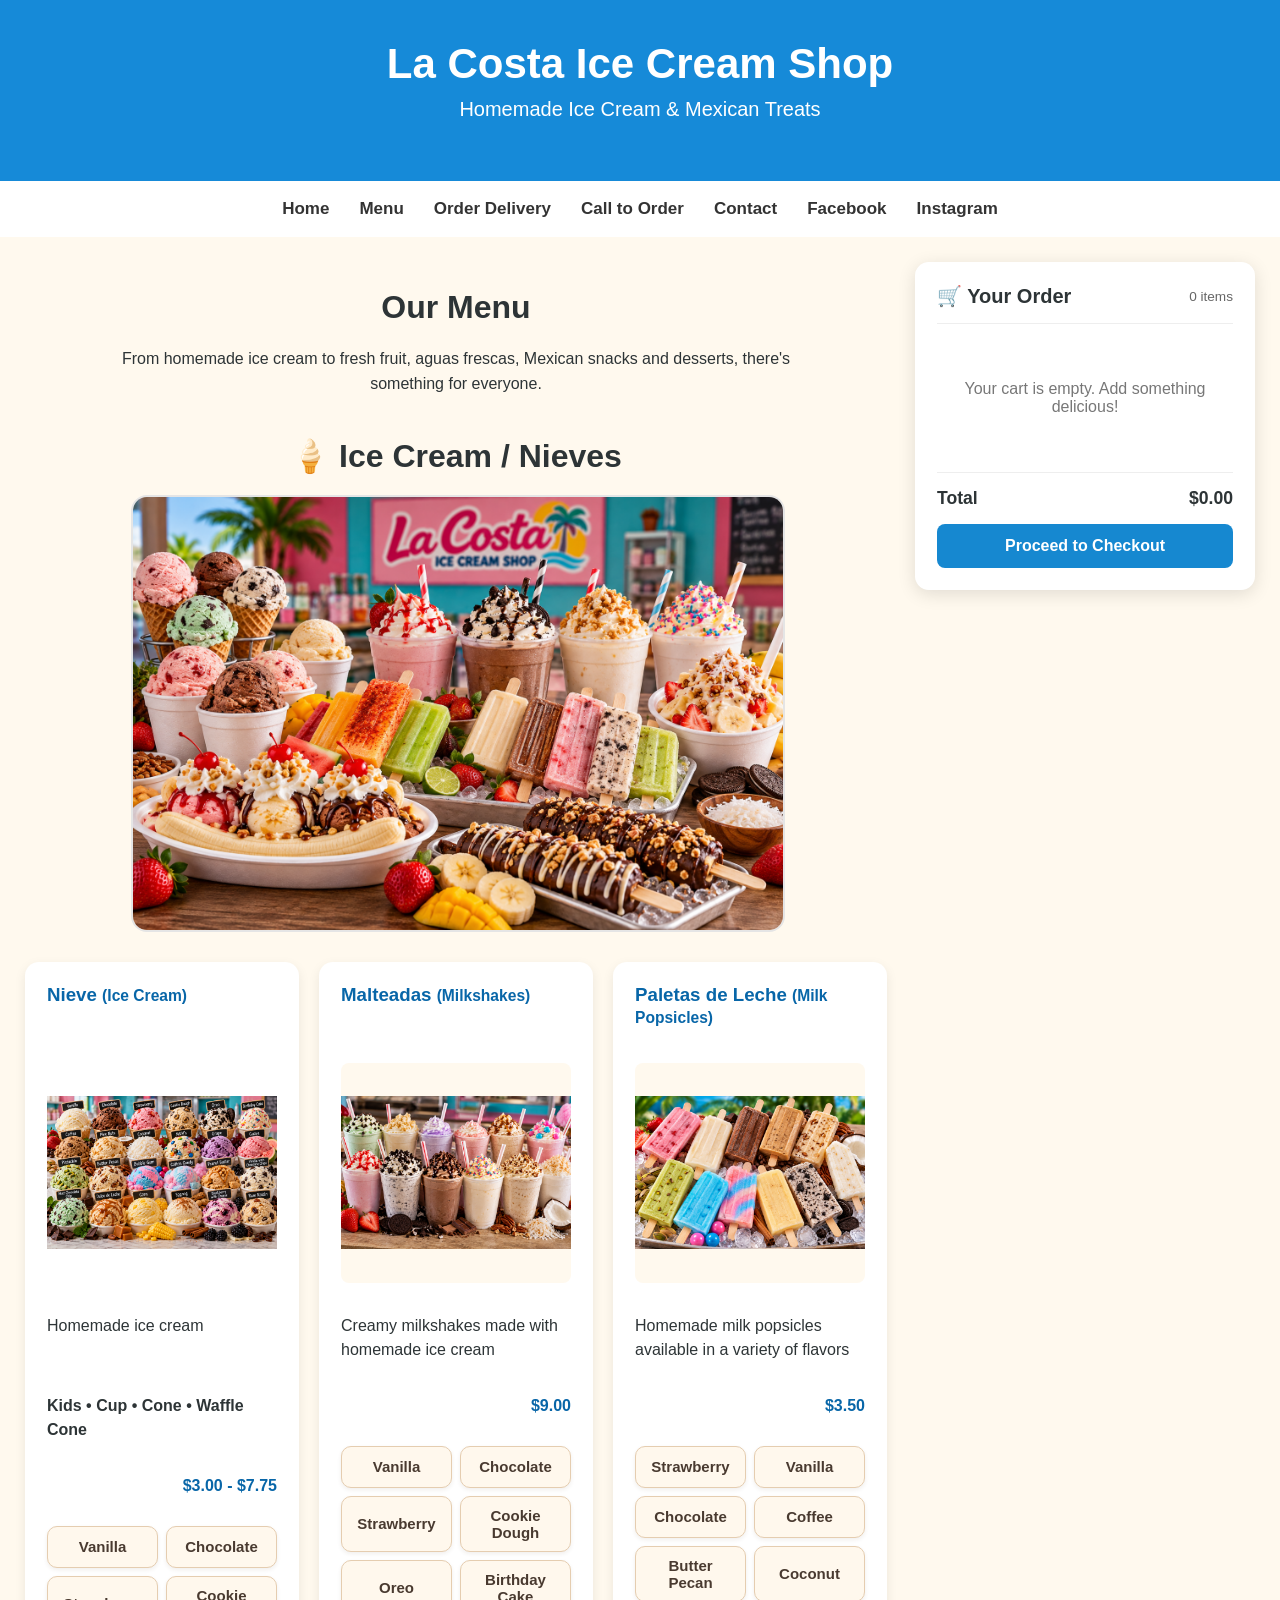
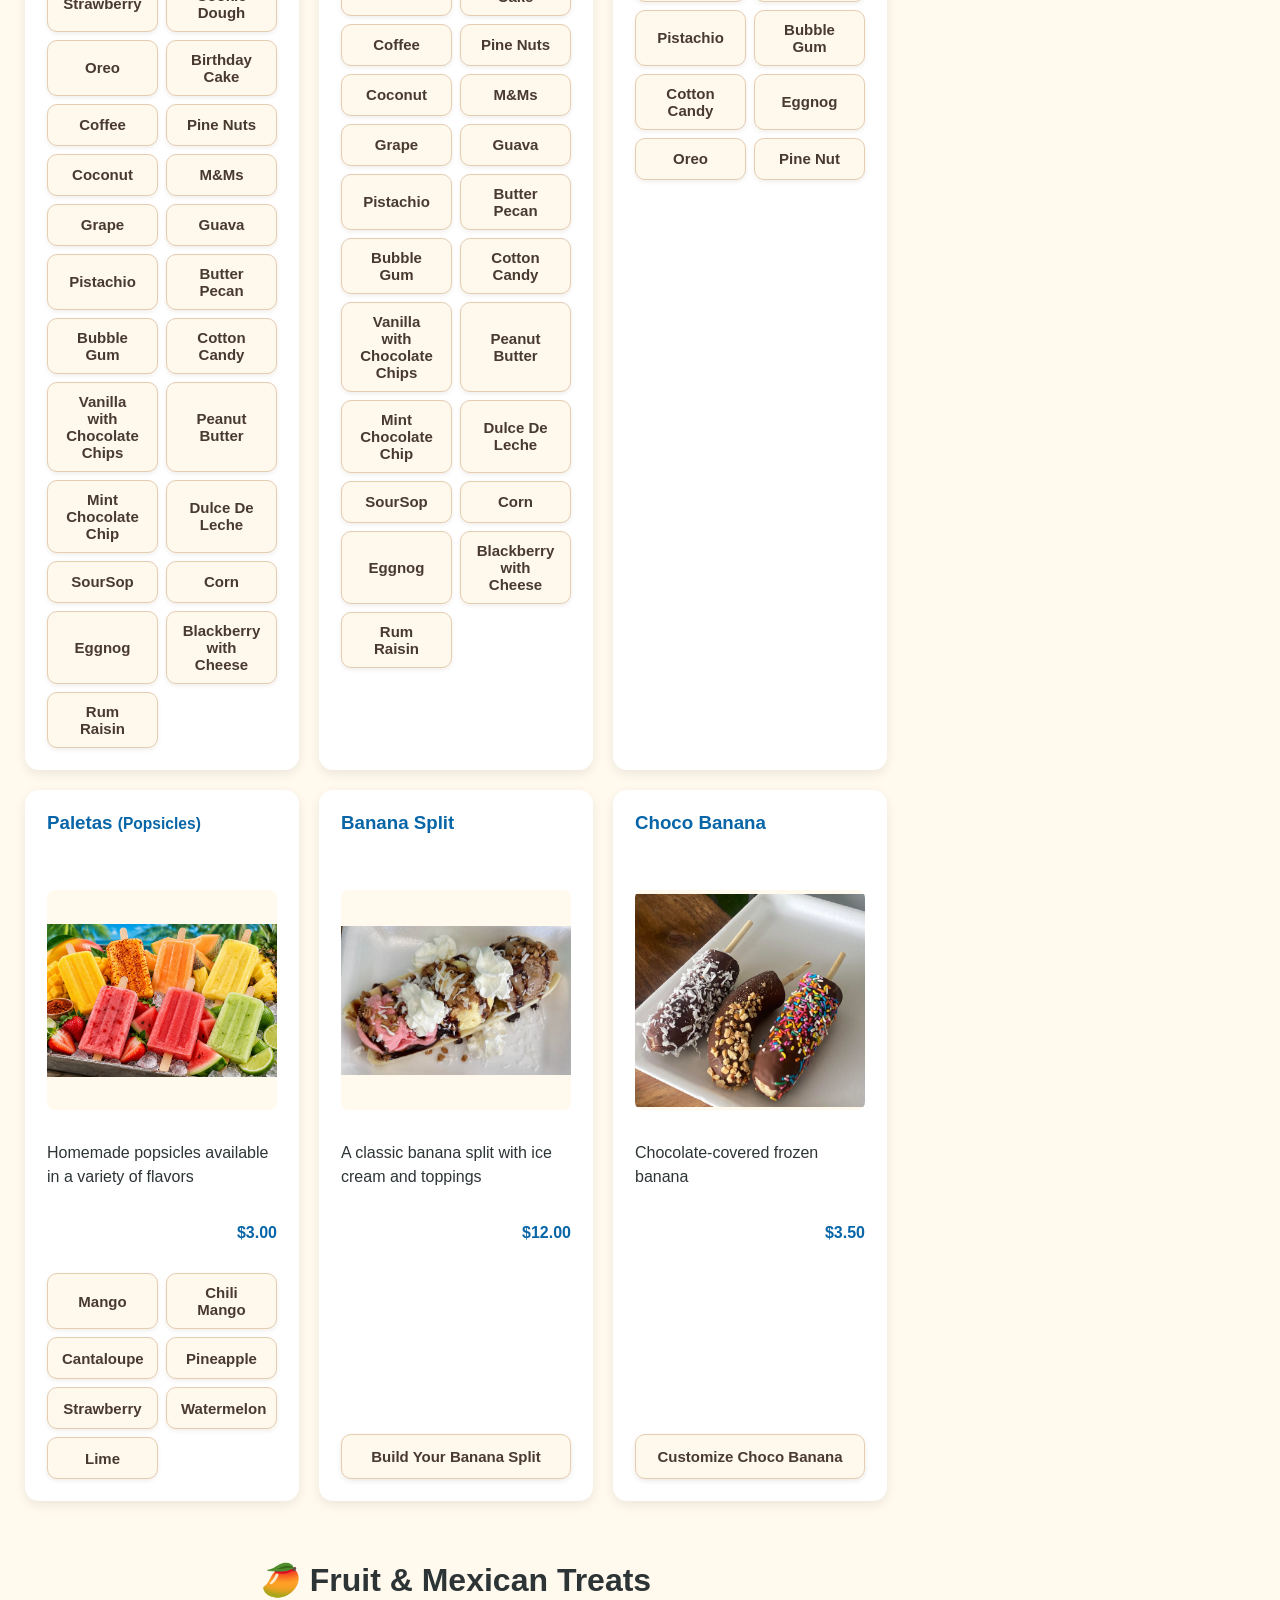
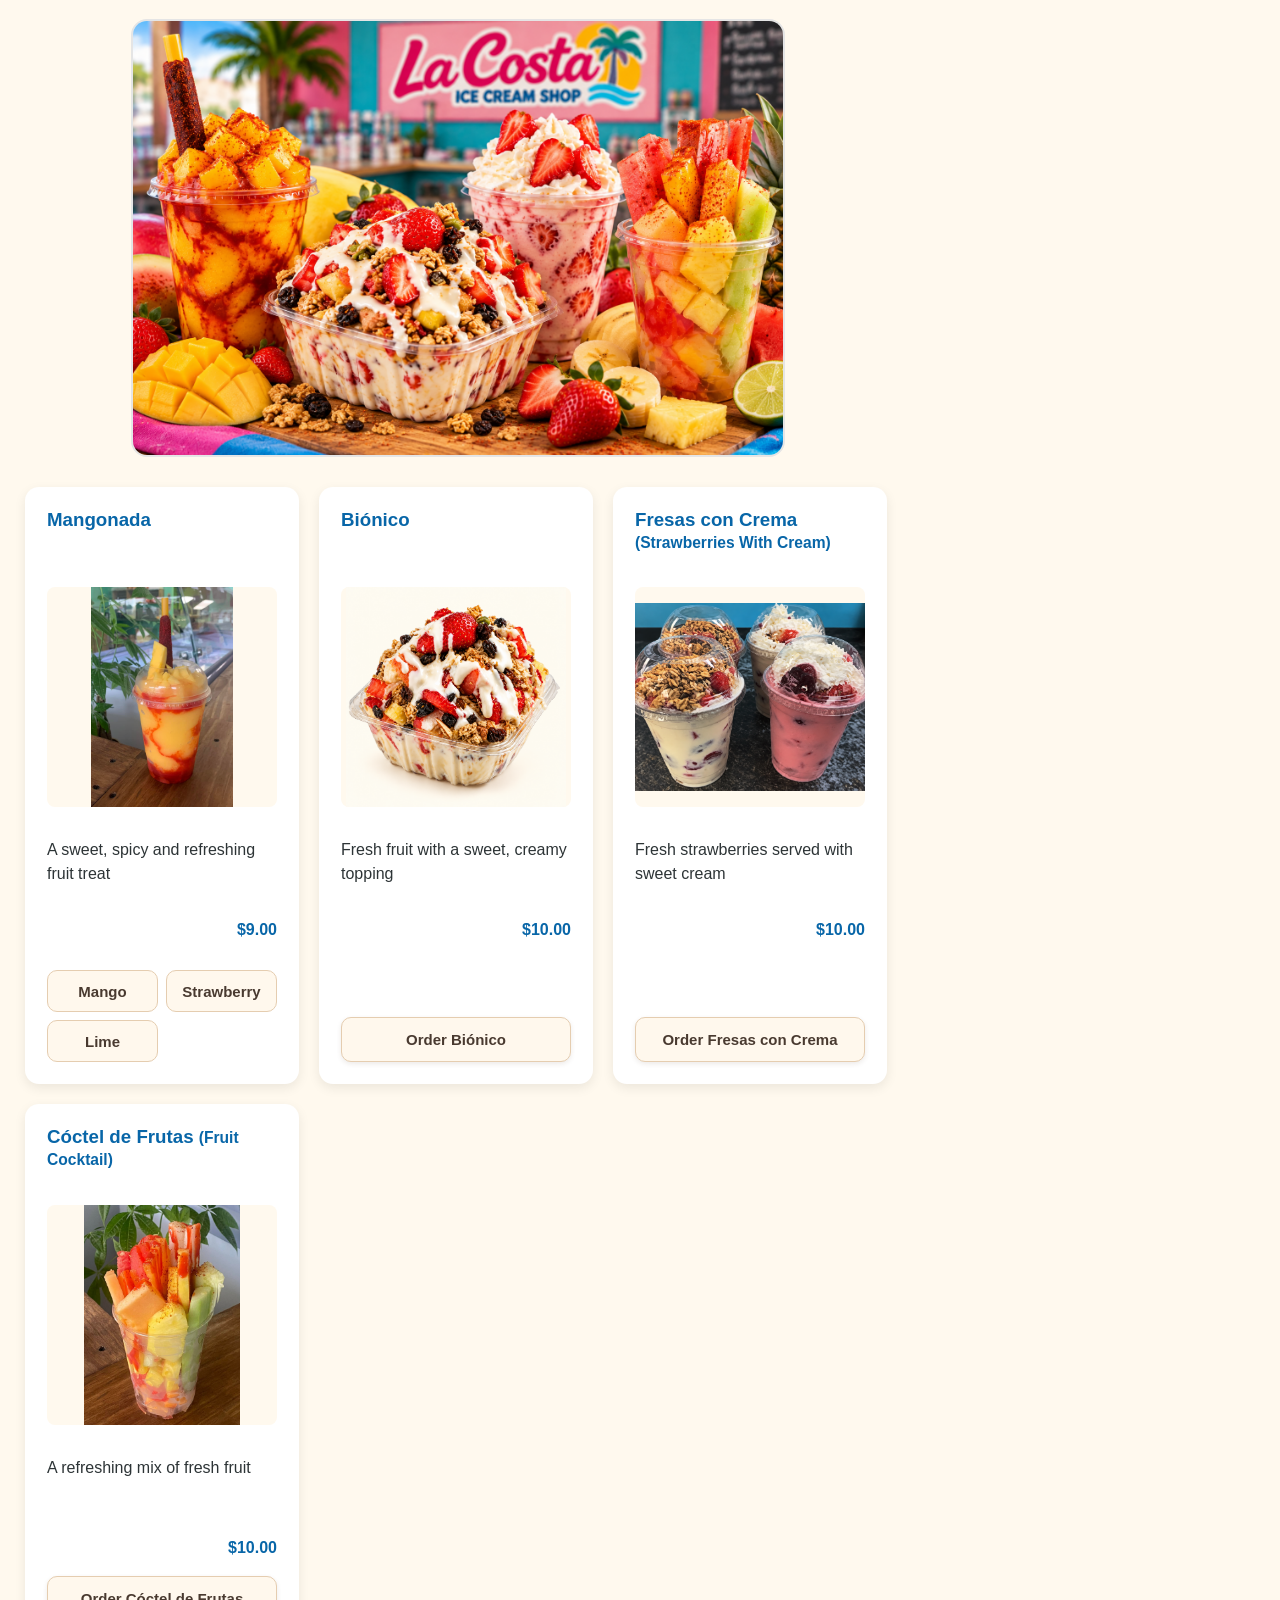
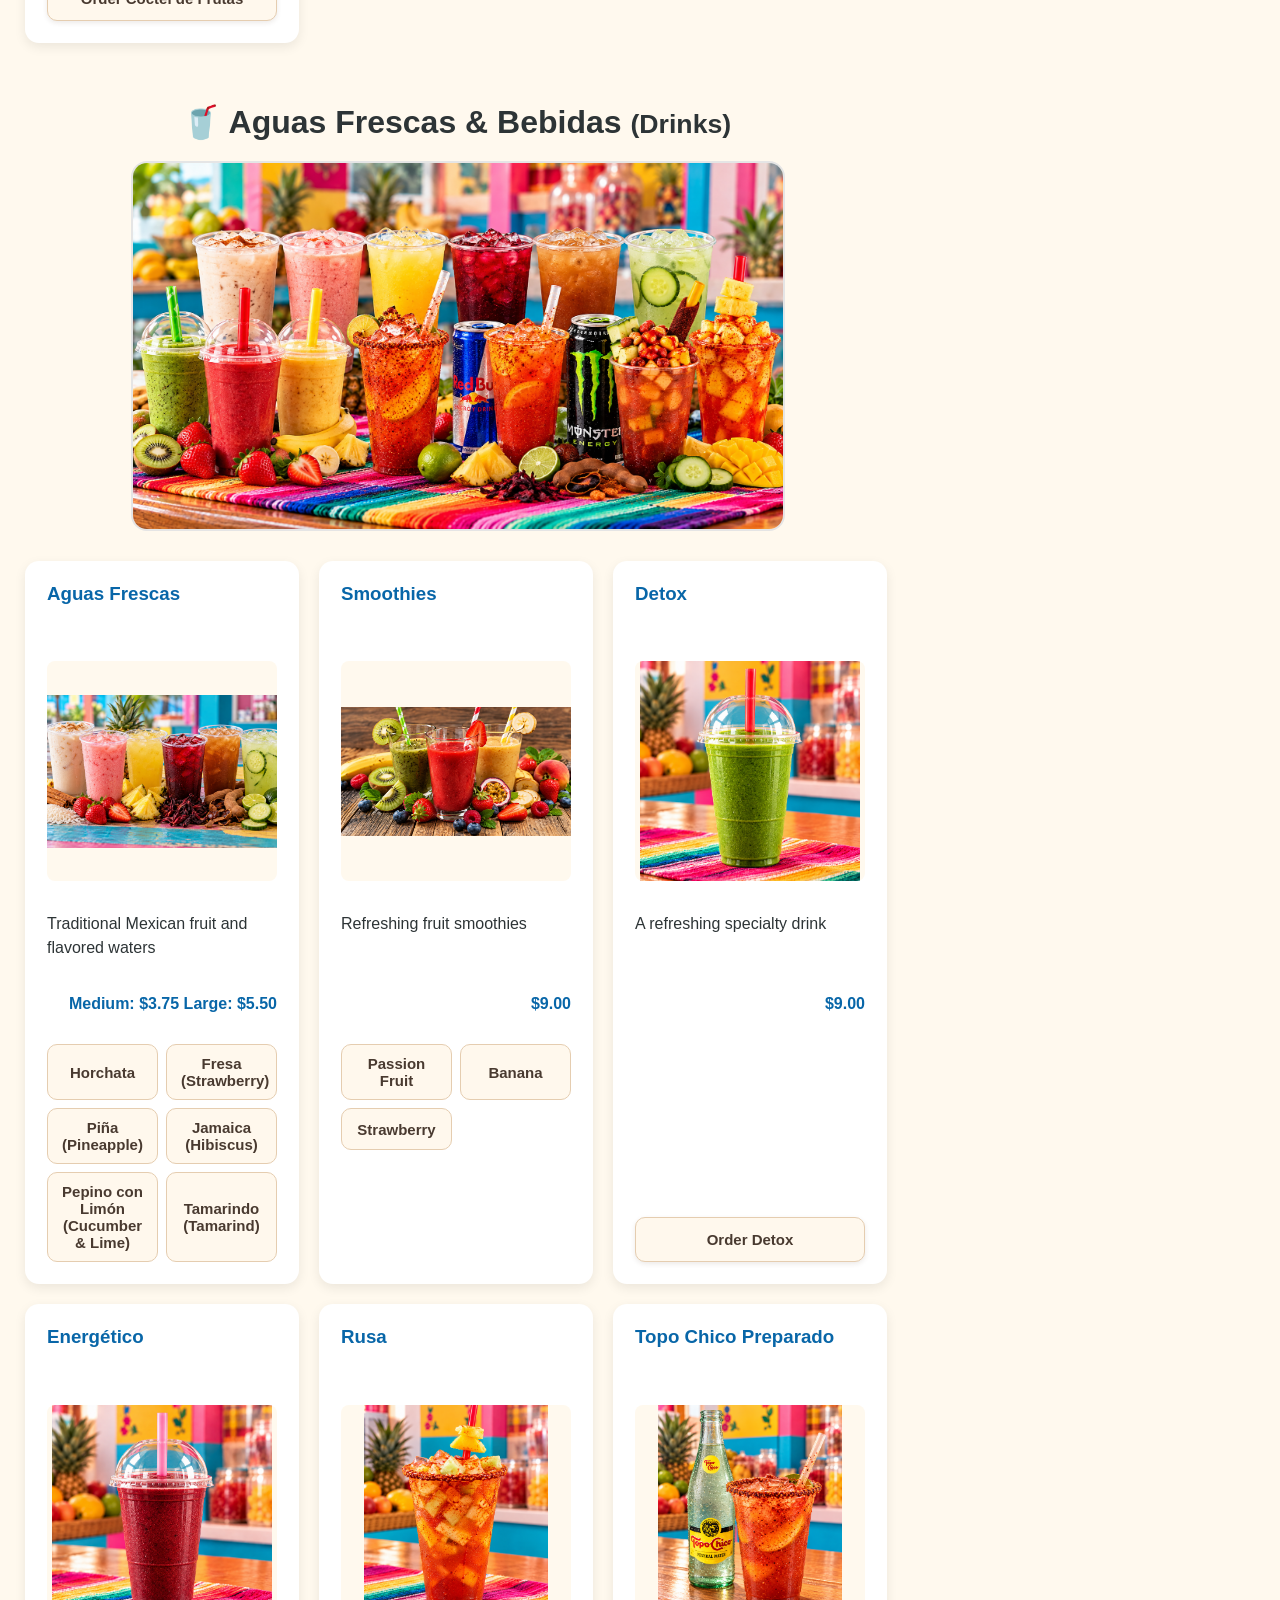
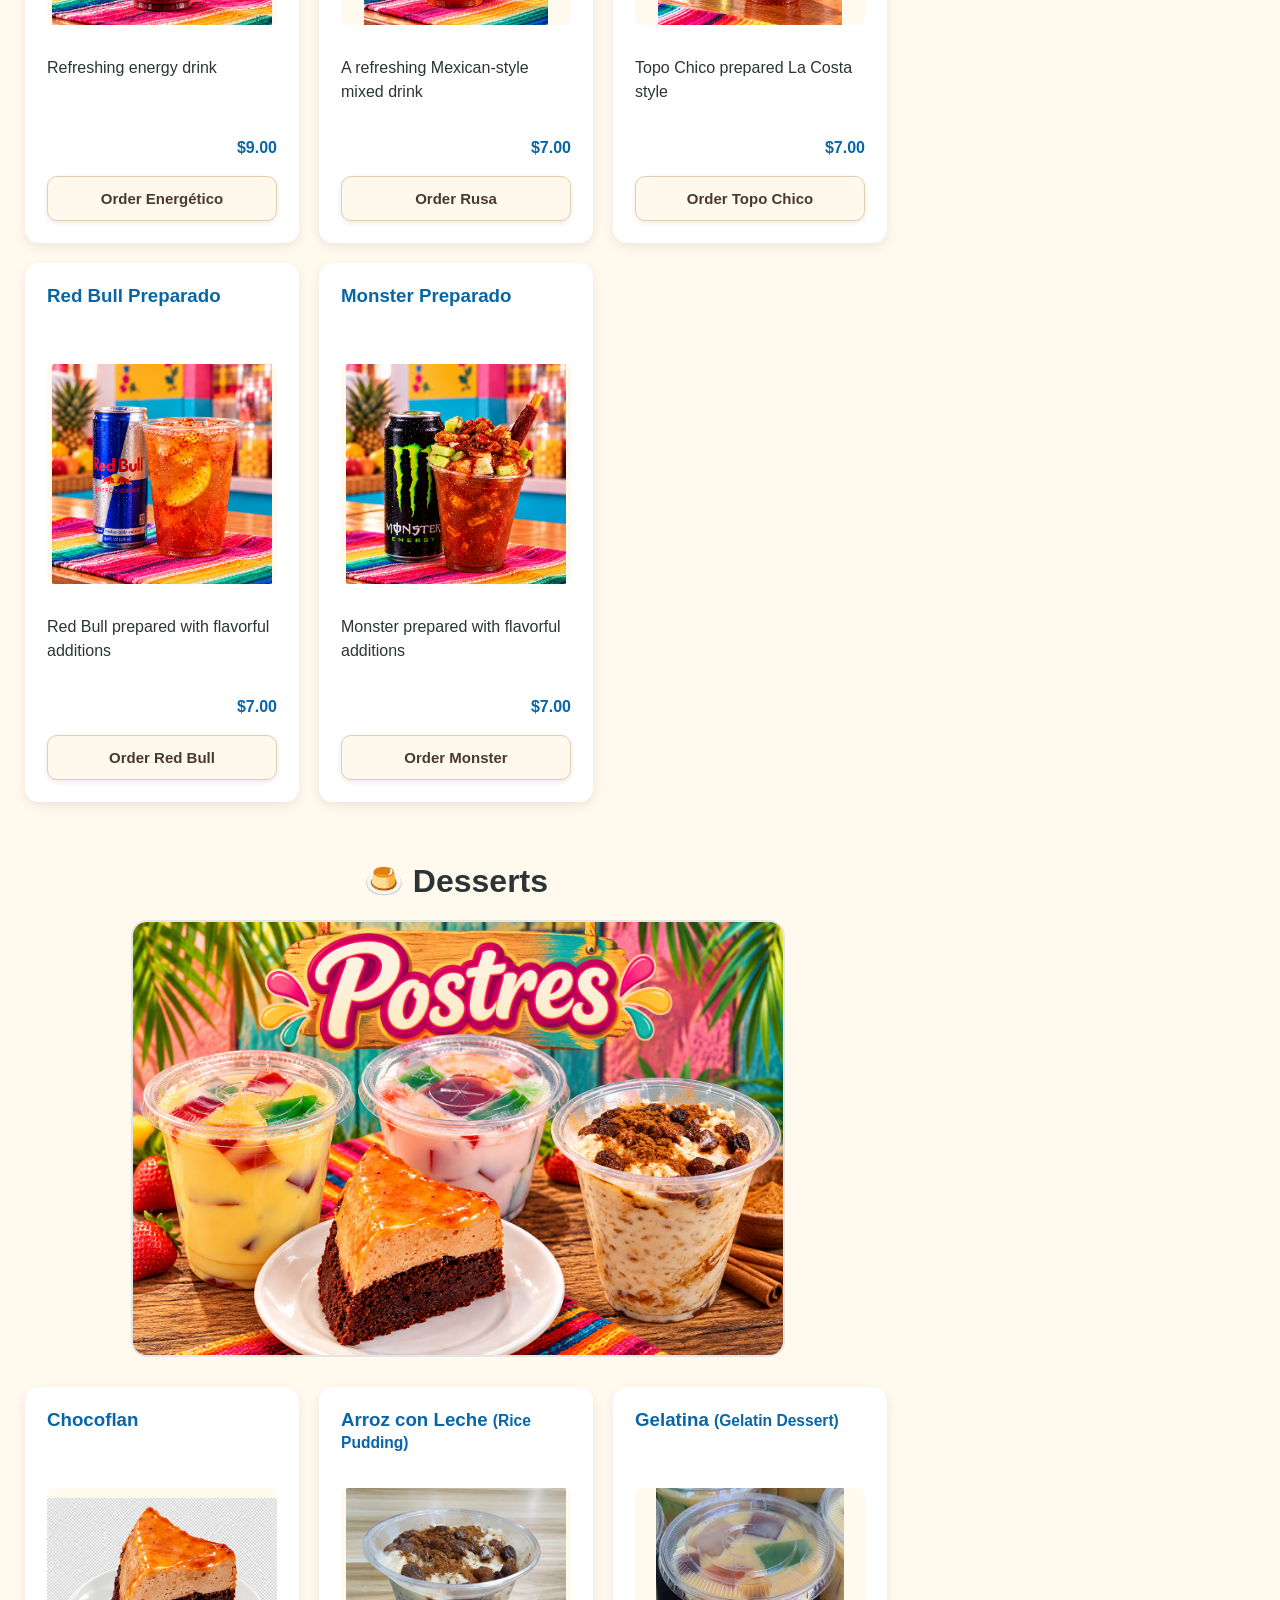
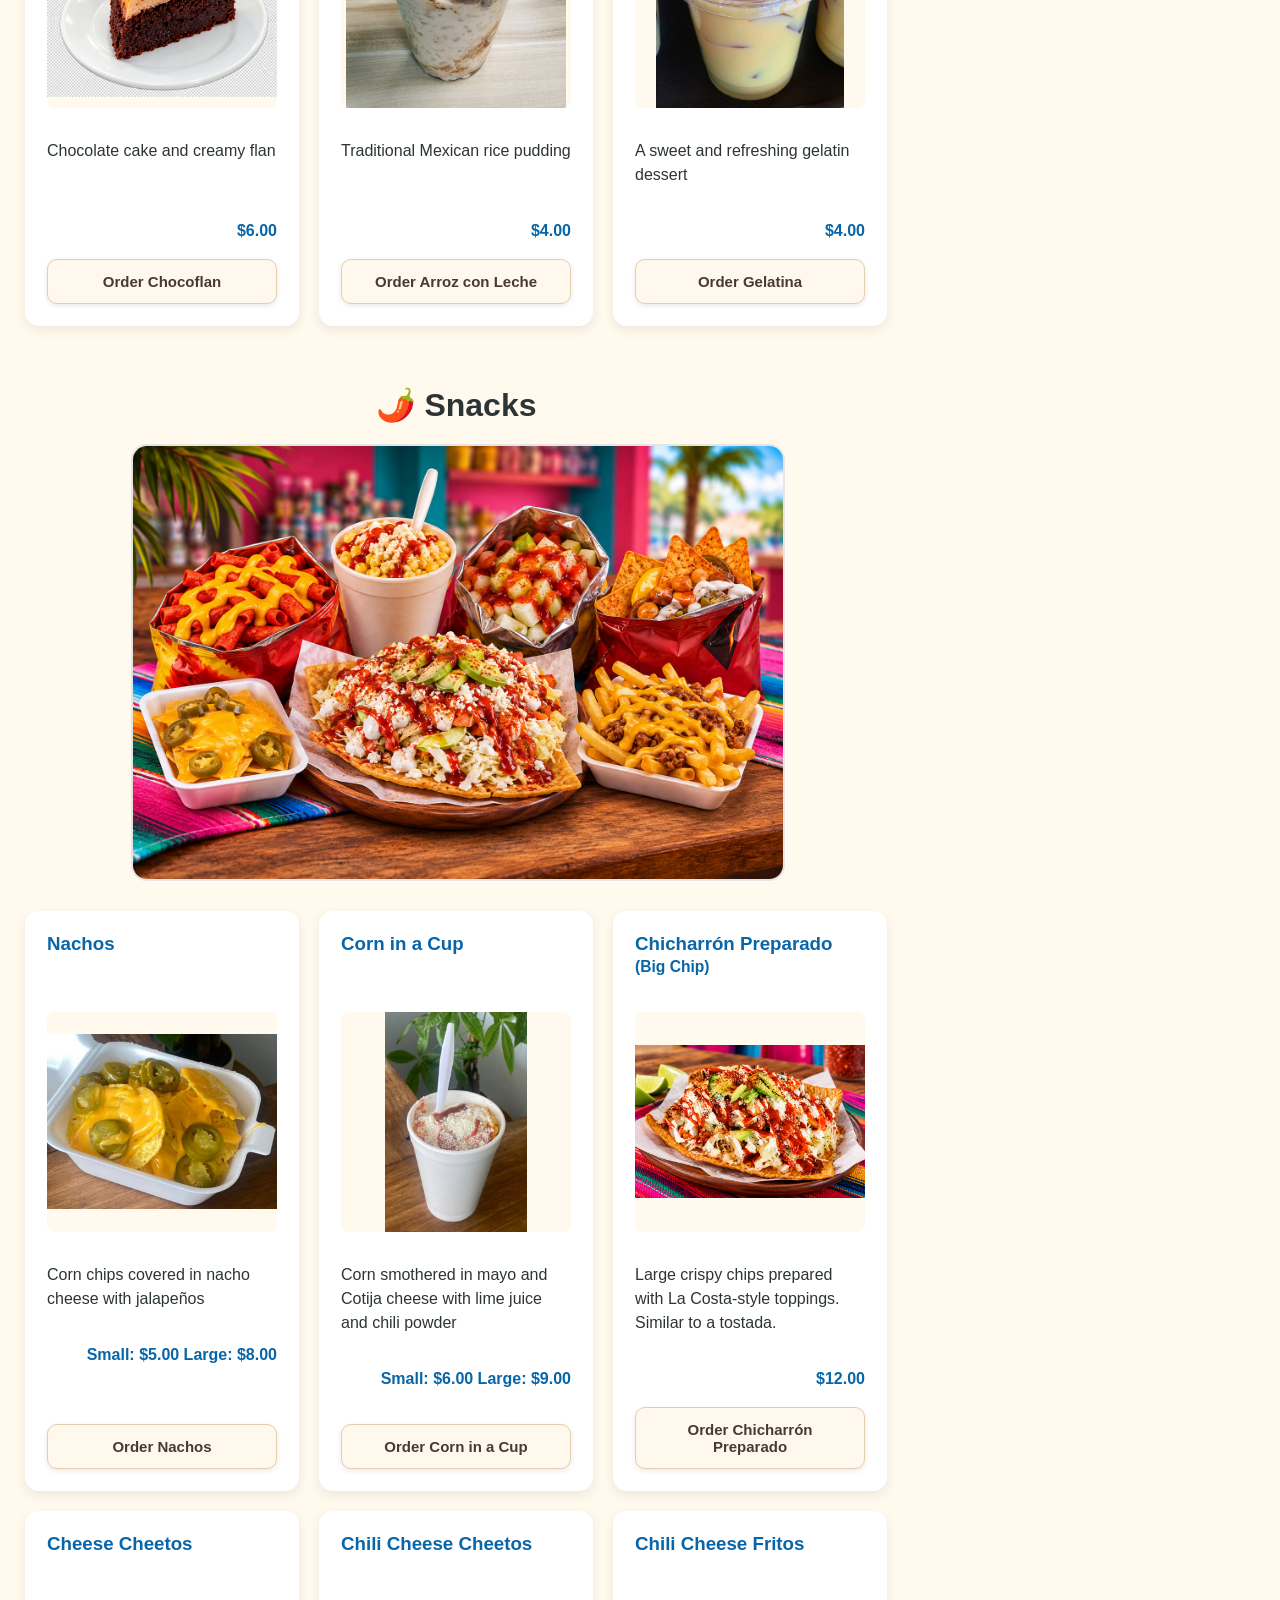
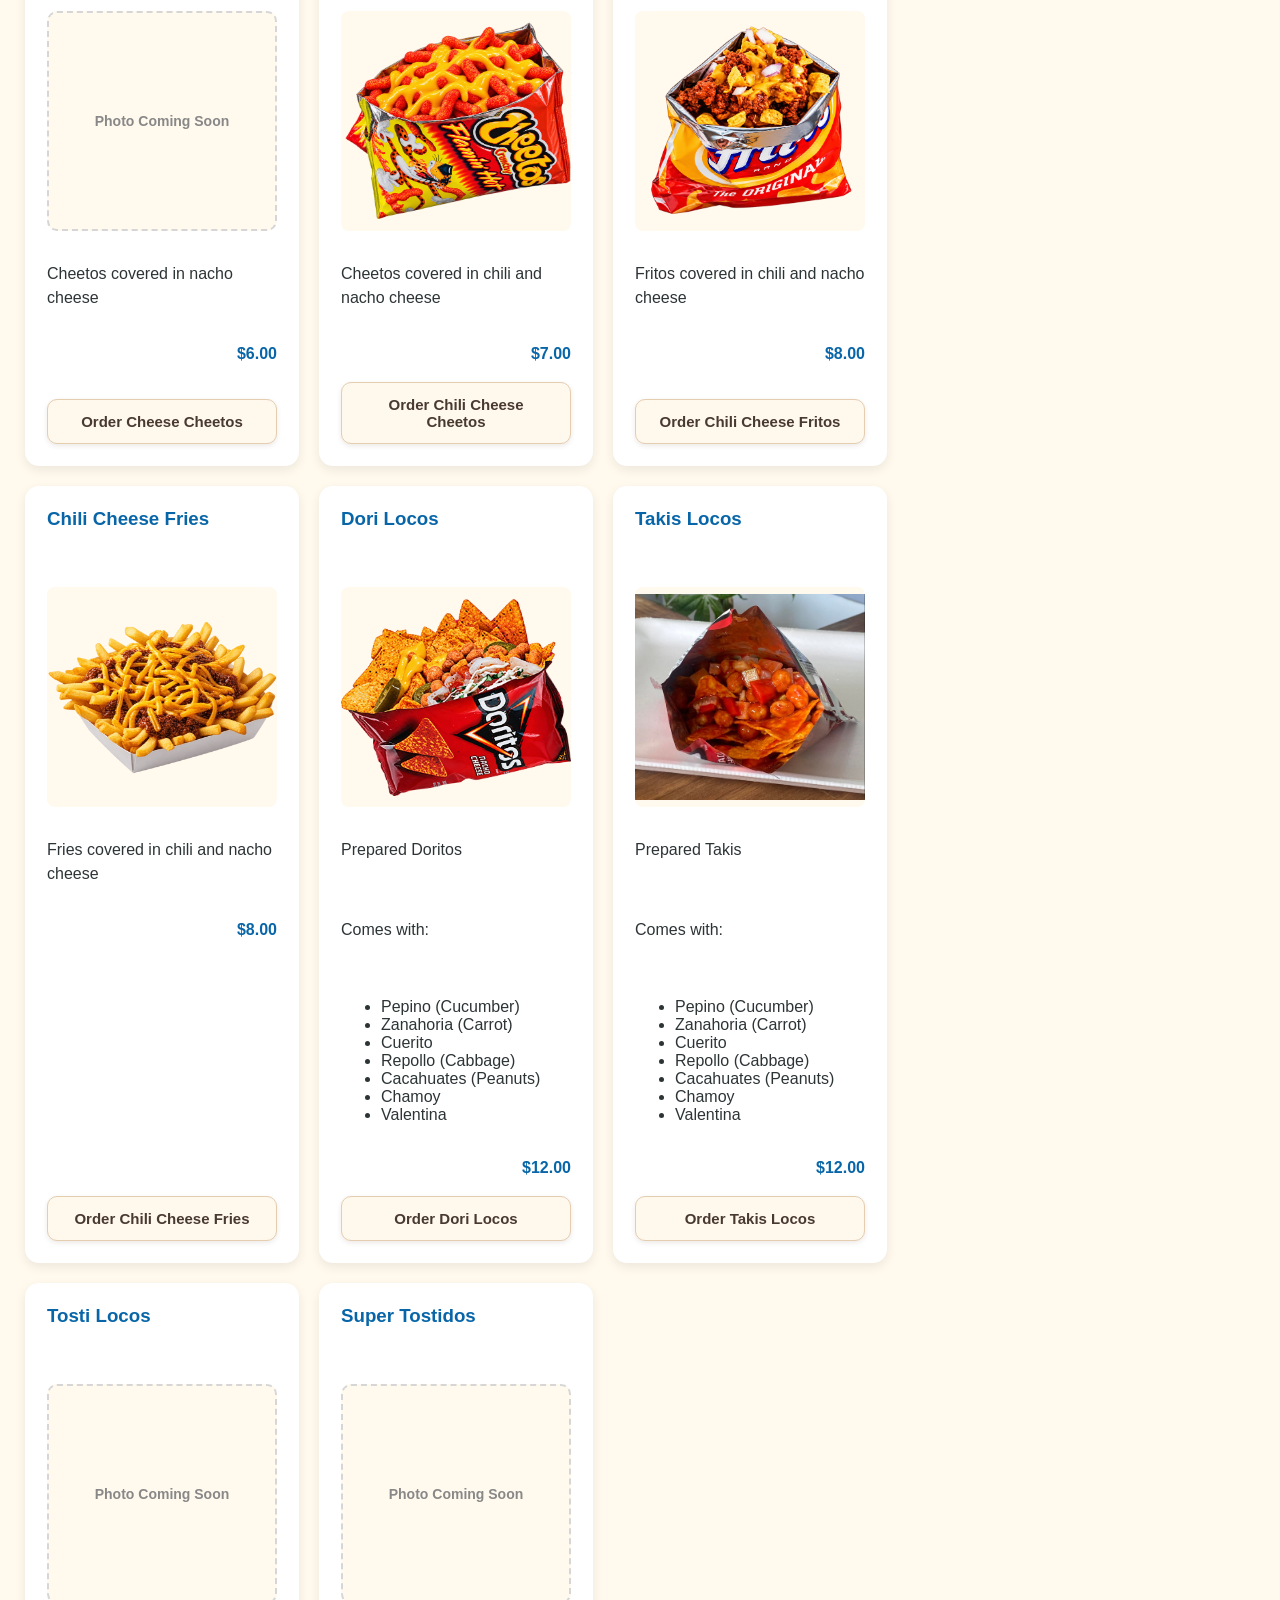
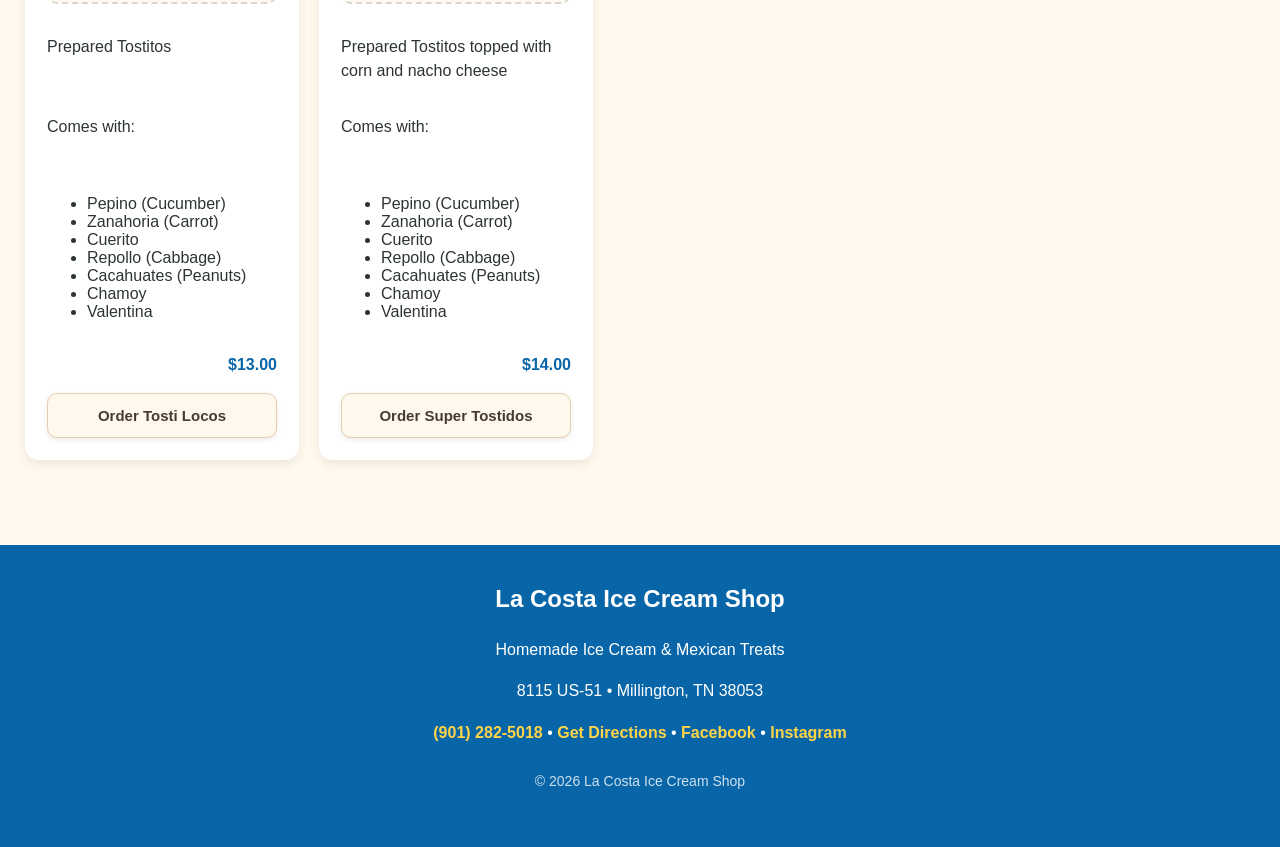
<file: menu.html>
<!DOCTYPE html>
<html lang="en">

<head>
    <meta charset="UTF-8">
    <meta name="viewport" content="width=device-width, initial-scale=1.0">

    <meta name="description"
        content="Explore the menu at La Costa Ice Cream Shop in Millington, TN. Featuring homemade ice cream, mangonadas, aguas frescas, fresh fruit, Mexican snacks, Mexican food, desserts and more.">

    <title>Menu | La Costa Ice Cream Shop</title>

    <link rel="stylesheet" href="style.css">
    <link rel="icon" type="image/png" href="images/brand/logo.png">
</head>

<body>

    <header>
        <h1>La Costa Ice Cream Shop</h1>
        <p>Homemade Ice Cream & Mexican Treats</p>
    </header>

    <nav>
        <a href="index.html">Home</a>
        <a href="menu.html">Menu</a>
        <a href="delivery.html">Order Delivery</a>
        <a href="tel:9012825018">Call to Order</a>
        <a href="contact.html">Contact</a>

        <a href="https://www.facebook.com/profile.php?id=100083304430838"
            target="_blank"
            rel="noopener noreferrer">Facebook</a>

        <a href="https://www.instagram.com/la_costa_icecream_shop/?hl=en"
            target="_blank"
            rel="noopener noreferrer">Instagram</a>
    </nav>

    <main class="menu-with-cart">
        <button type="button" id="mobileCartButton" class="mobile-cart-button">
            🛒 View Cart (<span id="mobileCartCount">0</span>)
        </button>
        <div class="menu-content">

        <!-- MENU INTRO -->

        <section class="menu-intro">
            <h2>Our Menu</h2>

            <p>
                From homemade ice cream to fresh fruit, aguas frescas,
                Mexican snacks and desserts, there's something for everyone.
            </p>
        </section>


        <!-- =========================
             ICE CREAM
             ========================= -->

        <section class="menu-category">

            <h2>🍦 Ice Cream / Nieves</h2>

            <div class="menu-category-photo">
                <img class="menu-category-photo"
                    src="images/menu/all-ice-cream.png"
                    alt="Ice Cream Treats from La Costa Ice Cream Shop">
            </div>

            <div class="menu-items">

                <!-- NIEVE -->

                <div class="menu-item">

                    <h3>Nieve <small>(Ice Cream)</small></h3>

                    <div class="menu-item-photo-placeholder">
                        <img src="images/menu/ice-cream.png"
                        alt="Ice Cream from La Costa Ice Cream Shop">
                    </div>

                    <p>Homemade ice cream</p>
                    <p><strong> Kids • Cup • Cone • Waffle Cone</strong></p>
                    <p class="price-range">$3.00 - $7.75</p>
                    <div class="flavor-list">
                        <button type="button" class="flavor-button" data-flavor="Vanilla">Vanilla</button>
                        <button type="button" class="flavor-button" data-flavor="Chocolate">Chocolate</button>
                        <button type="button" class="flavor-button" data-flavor="Strawberry">Strawberry</button>
                        <button type="button" class="flavor-button" data-flavor="Cookie Dough">Cookie Dough</button>
                        <button type="button" class="flavor-button" data-flavor="Oreo">Oreo</button>
                        <button type="button" class="flavor-button" data-flavor="Birthday Cake">Birthday Cake</button>
                        <button type="button" class="flavor-button" data-flavor="Coffee">Coffee</button>
                        <button type="button" class="flavor-button" data-flavor="Pine Nuts">Pine Nuts</button>
                        <button type="button" class="flavor-button" data-flavor="Coconut">Coconut</button>
                        <button type="button" class="flavor-button" data-flavor="M&Ms">M&Ms</button>
                        <button type="button" class="flavor-button" data-flavor="Grape">Grape</button>
                        <button type="button" class="flavor-button" data-flavor="Guava">Guava</button>
                        <button type="button" class="flavor-button" data-flavor="Pistachio">Pistachio</button>
                        <button type="button" class="flavor-button" data-flavor="Butter Pecan">Butter Pecan</button>
                        <button type="button" class="flavor-button" data-flavor="Bubble Gum">Bubble Gum</button>
                        <button type="button" class="flavor-button" data-flavor="Cotton Candy">Cotton Candy</button>
                        <button type="button" class="flavor-button" data-flavor="Vanilla with Chocolate Chips">Vanilla with Chocolate Chips</button>
                        <button type="button" class="flavor-button" data-flavor="Peanut Butter">Peanut Butter</button>
                        <button type="button" class="flavor-button" data-flavor="Mint Chocolate Chip">Mint Chocolate Chip</button>
                        <button type="button" class="flavor-button" data-flavor="Dulce De Leche">Dulce De Leche</button>
                        <button type="button" class="flavor-button" data-flavor="SourSop">SourSop</button>
                        <button type="button" class="flavor-button" data-flavor="Corn">Corn</button>
                        <button type="button" class="flavor-button" data-flavor="Eggnog">Eggnog</button>
                        <button type="button" class="flavor-button" data-flavor="Blackberry with Cheese">Blackberry with Cheese</button>
                        <button type="button" class="flavor-button" data-flavor="Rum Raisin">Rum Raisin</button>
                    </div>
                </div>

                <!-- MALTEADAS -->

                <div class="menu-item">

                    <h3>Malteadas <small>(Milkshakes)</small></h3>

                    <div class="menu-item-photo-placeholder">
                        <img class="menu-item-photo"
                            src="images/menu/milkshakes.png"
                            alt="Milkshake from La Costa Ice Cream Shop">
                    </div>

                    <p>Creamy milkshakes made with homemade ice cream</p>
                    <p class="price-range">$9.00</p>
                    <div class="flavor-list">
                        <button type="button" class="flavor-button" data-flavor="Vanilla" data-category="Milkshake">Vanilla</button>
                        <button type="button" class="flavor-button" data-flavor="Chocolate" data-category="Milkshake">Chocolate</button>
                        <button type="button" class="flavor-button" data-flavor="Strawberry" data-category="Milkshake">Strawberry</button>
                        <button type="button" class="flavor-button" data-flavor="Cookie Dough" data-category="Milkshake">Cookie Dough</button>
                        <button type="button" class="flavor-button" data-flavor="Oreo" data-category="Milkshake">Oreo</button>
                        <button type="button" class="flavor-button" data-flavor="Birthday Cake" data-category="Milkshake">Birthday Cake</button>
                        <button type="button" class="flavor-button" data-flavor="Coffee" data-category="Milkshake">Coffee</button>
                        <button type="button" class="flavor-button" data-flavor="Pine Nuts" data-category="Milkshake">Pine Nuts</button>
                        <button type="button" class="flavor-button" data-flavor="Coconut" data-category="Milkshake">Coconut</button>
                        <button type="button" class="flavor-button" data-flavor="M&Ms" data-category="Milkshake">M&Ms</button>
                        <button type="button" class="flavor-button" data-flavor="Grape" data-category="Milkshake">Grape</button>
                        <button type="button" class="flavor-button" data-flavor="Guava" data-category="Milkshake">Guava</button>
                        <button type="button" class="flavor-button" data-flavor="Pistachio" data-category="Milkshake">Pistachio</button>
                        <button type="button" class="flavor-button" data-flavor="Butter Pecan" data-category="Milkshake">Butter Pecan</button>
                        <button type="button" class="flavor-button" data-flavor="Bubble Gum" data-category="Milkshake">Bubble Gum</button>
                        <button type="button" class="flavor-button" data-flavor="Cotton Candy" data-category="Milkshake">Cotton Candy</button>
                        <button type="button" class="flavor-button" data-flavor="Vanilla with Chocolate Chips" data-category="Milkshake">Vanilla with Chocolate Chips</button>
                        <button type="button" class="flavor-button" data-flavor="Peanut Butter" data-category="Milkshake">Peanut Butter</button>
                        <button type="button" class="flavor-button" data-flavor="Mint Chocolate Chip" data-category="Milkshake">Mint Chocolate Chip</button>
                        <button type="button" class="flavor-button" data-flavor="Dulce De Leche" data-category="Milkshake">Dulce De Leche</button>
                        <button type="button" class="flavor-button" data-flavor="SourSop" data-category="Milkshake">SourSop</button>
                        <button type="button" class="flavor-button" data-flavor="Corn" data-category="Milkshake">Corn</button>
                        <button type="button" class="flavor-button" data-flavor="Eggnog" data-category="Milkshake">Eggnog</button>
                        <button type="button" class="flavor-button" data-flavor="Blackberry with Cheese" data-category="Milkshake">Blackberry with Cheese</button>
                        <button type="button" class="flavor-button" data-flavor="Rum Raisin" data-category="Milkshake">Rum Raisin</button>
                    </div>
                </div>

                <!-- BOLIS 

                <div class="menu-item">

                    <h3>Bolis <small>(Ice Pops)</small></h3>

                    <div class="menu-item-photo-placeholder">
                        Photo Coming Soon
                    </div>

                    <p>Frozen treats available in a variety of flavors</p>

                </div> -->

                <!-- PALETAS DE LECHE -->

                <div class="menu-item">

                    <h3>Paletas de Leche <small>(Milk Popsicles)</small></h3>

                    <div class="menu-item-photo-placeholder">
                        <img class="menu-item-photo"
                            src="images/menu/milk-popsicles.png"
                            alt="Milk Popsicles from La Costa Ice Cream Shop">
                    </div>

                    <p>Homemade milk popsicles available in a variety of flavors</p>
                    <p class="price-range">$3.50</p>

                    <div class="flavor-list">
                        <button type="button" class="flavor-button" data-flavor="Strawberry" data-category="Milk Popsicle">Strawberry</button>
                        <button type="button" class="flavor-button" data-flavor="Vanilla" data-category="Milk Popsicle">Vanilla</button>
                        <button type="button" class="flavor-button" data-flavor="Chocolate" data-category="Milk Popsicle">Chocolate</button>
                        <button type="button" class="flavor-button" data-flavor="Coffee" data-category="Milk Popsicle">Coffee</button>
                        <button type="button" class="flavor-button" data-flavor="Butter Pecan" data-category="Milk Popsicle">Butter Pecan</button>
                        <button type="button" class="flavor-button" data-flavor="Coconut" data-category="Milk Popsicle">Coconut</button>
                        <button type="button" class="flavor-button" data-flavor="Pistachio" data-category="Milk Popsicle">Pistachio</button>
                        <button type="button" class="flavor-button" data-flavor="Bubble Gum" data-category="Milk Popsicle">Bubble Gum</button>
                        <button type="button" class="flavor-button" data-flavor="Cotton Candy" data-category="Milk Popsicle">Cotton Candy</button>
                        <button type="button" class="flavor-button" data-flavor="Eggnog" data-category="Milk Popsicle">Eggnog</button>
                        <button type="button" class="flavor-button" data-flavor="Oreo" data-category="Milk Popsicle">Oreo</button>
                        <button type="button" class="flavor-button" data-flavor="Pine Nut" data-category="Milk Popsicle">Pine Nut</button>
                    </div>
                </div>

                <!-- PALETAS -->

                <div class="menu-item">

                    <h3>Paletas <small>(Popsicles)</small></h3>

                    <div class="menu-item-photo-placeholder">
                        <img class="menu-item-photo"
                            src="images/menu/popsicles.png"
                            alt="Popsicles from La Costa Ice Cream Shop">
                    </div>

                    <p>Homemade popsicles available in a variety of flavors</p>
                    <p class="price-range">$3.00</p>
                    <div class="flavor-list">
                        <button type="button" class="flavor-button" data-flavor="Mango" data-category="Popsicle">Mango</button>
                        <button type="button" class="flavor-button" data-flavor="Chili Mango" data-category="Popsicle">Chili Mango</button>
                        <button type="button" class="flavor-button" data-flavor="Cantaloupe" data-category="Popsicle">Cantaloupe</button>
                        <button type="button" class="flavor-button" data-flavor="Pineapple" data-category="Popsicle">Pineapple</button>
                        <button type="button" class="flavor-button" data-flavor="Strawberry" data-category="Popsicle">Strawberry</button>
                        <button type="button" class="flavor-button" data-flavor="Watermelon" data-category="Popsicle">Watermelon</button>
                        <button type="button" class="flavor-button" data-flavor="Lime" data-category="Popsicle">Lime</button>
                    </div>

                </div>

                <!-- BANANA SPLIT -->

                <div class="menu-item">

                    <h3>Banana Split</h3>

                    <div class="menu-item-photo-placeholder">
                        <img class="menu-item-photo"
                            src="images/food/banana-split.png"
                            alt="Banana Split from La Costa Ice Cream Shop">
                    </div>
                    
                    <p>A classic banana split with ice cream and toppings</p>
                    <p class="price-range">$12.00</p>

                    <button type="button" class="banana-split-button" id="openBananaSplit">
                        Build Your Banana Split
                    </button>
                </div>


                <!-- CHOCO BANANA -->

                <div class="menu-item">

                    <h3>Choco Banana</h3>

                    <div class="menu-item-photo-placeholder">
                        <img class="menu-item-photo"
                            src="images/food/choco-bananas.png"
                            alt="Choco Banana from La Costa Ice Cream Shop">
                    </div>

                    <p>Chocolate-covered frozen banana</p>
                    <p class="price-range">$3.50</p>

                    <button type="button" class="banana-split-button" id="openChocoBanana">
                        Customize Choco Banana
                    </button>
                </div>

                <!-- OREO MILKSHAKE 

                <div class="menu-item">

                    <h3>Oreo Milkshake</h3>

                    <div class="menu-item-photo-placeholder">
                        Photo Coming Soon
                    </div>

                    <p>Vanilla ice cream blended with crunchy Oreo pieces</p>

                </div> -->

            </div>

        </section>


        <!-- =========================
             FRUIT & MEXICAN TREATS
             ========================= -->

        <section class="menu-category">

            <h2>🥭 Fruit & Mexican Treats</h2>

            <div class="menu-category-photo">
                <img class="menu-category-photo"
                    src="images/menu/mexican-treats.png"
                    alt="Mexican Treats from La Costa Ice Cream Shop">
            </div>

            <div class="menu-items">


                <!-- MANGONADA -->

                <div class="menu-item">

                    <h3>Mangonada</h3>

                    <div class="menu-item-photo-placeholder">
                        <img class="menu-item-photo"
                            src="images/food/mangonada.png"
                            alt="Mangonada from La Costa Ice Cream Shop">
                    </div>

                    <p>A sweet, spicy and refreshing fruit treat</p>
                    <p class="price-range">$9.00</p>

                    <div class="flavor-list">
                        <button type="button" class="mangonada-button" data-flavor="Mango">Mango</button>
                        <button type="button" class="mangonada-button" data-flavor="Strawberry">Strawberry</button>
                        <button type="button" class="mangonada-button" data-flavor="Lime">Lime</button>
                    </div>

                </div>


                <!-- CHAMOYADA 

                <div class="menu-item">

                    <h3>Chamoyada</h3>

                    <div class="menu-item-photo-placeholder">
                        Photo Coming Soon
                    </div>

                    <p>A sweet, spicy and refreshing fruit treat</p>

                    <span class="flavors">
                        Mango • Strawberry • Lime
                    </span>

                    <span class="flavors">
                        Add Fruits: Strawberry • Mango • Tamarind
                    </span>

                </div> -->


                <!-- BIONICO -->

                <div class="menu-item">

                    <h3>Biónico</h3>

                    <div class="menu-item-photo-placeholder">
                        <img class="menu-item-photo"
                            src="images/menu/bionico.png"
                            alt="Bionico from La Costa Ice Cream Shop">
                    </div>

                    <p>Fresh fruit with a sweet, creamy topping</p>
                    <p class="price-range">$10.00</p>

                    <button type="button" class="bionico-button" id="openBionico">Order Biónico</button>

                </div>


                <!-- FRESAS CON CREMA -->

                <div class="menu-item">

                    <h3>
                        Fresas con Crema
                        <small>(Strawberries With Cream)</small>
                    </h3>

                    <div class="menu-item-photo-placeholder">
                        <img class="menu-item-photo"
                            src="images/menu/strawberries-with-cream.png"
                            alt="Strawberries with Cream from La Costa Ice Cream Shop">
                    </div>

                    <p>Fresh strawberries served with sweet cream</p>
                    <p class="price-range">$10.00</p>

                    <button type="button" class="fresas-button" id="openFresas">Order Fresas con Crema</button>
                    

                </div>


                <!-- FRUIT COCKTAIL -->

                <div class="menu-item">

                    <h3>
                        Cóctel de Frutas
                        <small>(Fruit Cocktail)</small>
                    </h3>

                    <div class="menu-item-photo-placeholder">
                        <img class="menu-item-photo"
                            src="images/food/fruit-cocktail.png"
                            alt="Fruit Cocktail from La Costa Ice Cream Shop">
                    </div>

                    <p>A refreshing mix of fresh fruit</p>
                    <p class="price-range">$10.00</p>

                    <button type="button" class="fruit-cocktail-button" id="openFruitCocktail">Order Cóctel de Frutas</button>
                </div>

            </div>

        </section>


        <!-- =========================
             DRINKS
             ========================= -->

        <section class="menu-category">

            <h2>🥤 Aguas Frescas & Bebidas <small>(Drinks)</small></h2>

            <div class="menu-category-photo">
                <img class="menu-category-photo"
                    src="images/menu/drinks.png"
                    alt="Drinks from La Costa Ice Cream Shop">
            </div>

            <div class="menu-items">


                <!-- AGUAS FRESCAS -->

                <div class="menu-item">

                    <h3>Aguas Frescas</h3>

                    <div class="menu-item-photo-placeholder">
                        <img class="menu-item-photo"
                            src="images/menu/aguas-frescas.png"
                            alt="Aguas Frescas from La Costa Ice Cream Shop">
                    </div>

                    <p>Traditional Mexican fruit and flavored waters</p>
                    <p class = "price-range">Medium: $3.75  Large: $5.50</p>

                    <div class="flavor-list">
                        <button type="button" class="aguas-button" data-flavor="Horchata">Horchata</button>
                        <button type="button" class="aguas-button" data-flavor="Fresa">Fresa (Strawberry)</button>
                        <button type="button" class="aguas-button" data-flavor="Piña">Piña (Pineapple)</button>
                        <button type="button" class="aguas-button" data-flavor="Jamaica">Jamaica (Hibiscus)</button>
                        <button type="button" class="aguas-button" data-flavor="Pepino con Limón">Pepino con Limón (Cucumber & Lime)</button>
                        <button type="button" class="aguas-button" data-flavor="Tamarindo">Tamarindo (Tamarind)</button>
                    </div>

                </div>


                <!-- SMOOTHIES -->

                <div class="menu-item">

                    <h3>Smoothies</h3>

                    <div class="menu-item-photo-placeholder">
                        <img class="menu-item-photo"
                            src="images/menu/smoothies.png"
                            alt="Smoothies from La Costa Ice Cream Shop">
                    </div>

                    <p>Refreshing fruit smoothies</p>
                    <p class = "price-range">$9.00</p>

                    <div class="flavor-list">
                        <button type="button" class="smoothie-button" data-flavor="Passion Fruit">Passion Fruit</button>
                        <button type="button" class="smoothie-button" data-flavor="Banana">Banana</button>
                        <button type="button" class="smoothie-button" data-flavor="Strawberry">Strawberry</button>
                    </div>

                </div>

                <!-- FRESH JUICE 

                <div class="menu-item">

                    <h3>Fresh Juice</h3>

                    <div class="menu-item-photo-placeholder">
                        Photo Coming Soon
                    </div>

                    <p>Freshly prepared juice</p>

                </div> -->

                <!-- DETOX -->

                <div class="menu-item">

                    <h3>Detox</h3>

                    <div class="menu-item-photo-placeholder">
                        <img class="menu-item-photo"
                            src="images/menu/detox.png"
                            alt="Detox from La Costa Ice Cream Shop">
                    </div>

                    <p>A refreshing specialty drink</p>
                    <p class="price-range">$9.00</p>

                    <button type="button" class="detox-button" id="openDetox">Order Detox</button>

                </div>

                <!-- ENERGETICO -->

                <div class="menu-item">

                    <h3>Energético</h3>

                    <div class="menu-item-photo-placeholder">
                        <img class="menu-item-photo"
                            src="images/menu/energetico.png"
                            alt="Energético from La Costa Ice Cream Shop">
                    </div>

                    <p>Refreshing energy drink</p>
                    <p class="price-range">$9.00</p>
                    <button type="button" class="energetico-button" id="openEnergetico">Order Energético</button>
                    

                </div>

                <!-- RUSA -->

                <div class="menu-item">

                    <h3>Rusa</h3>

                    <div class="menu-item-photo-placeholder">
                        <img class="menu-item-photo"
                            src="images/menu/rusa.png"
                            alt="Rusa from La Costa Ice Cream Shop">
                    </div>

                    <p>A refreshing Mexican-style mixed drink</p>
                    <p class="price-range">$7.00</p>

                    <button type="button" class="detox-button" id="openRusa">Order Rusa</button>

                </div>


                <!-- TOPO CHICO -->

                <div class="menu-item">

                    <h3>Topo Chico Preparado</h3>

                    <div class="menu-item-photo-placeholder">
                        <img class="menu-item-photo"
                            src="images/menu/topo-chico.png"
                            alt="Topo Chico Preparado from La Costa Ice Cream Shop">
                    </div>

                    <p>Topo Chico prepared La Costa style</p>
                    <p class="price-range">$7.00</p>

                    <button type="button" class="detox-button" id="openTopoChico">Order Topo Chico</button>
                    

                </div>


                <!-- RED BULL -->

                <div class="menu-item">

                    <h3>Red Bull Preparado</h3>

                    <div class="menu-item-photo-placeholder">
                        <img class="menu-item-photo"
                            src="images/menu/red-bull.png"
                            alt="Red Bull Preparado from La Costa Ice Cream Shop">
                    </div>

                    <p>Red Bull prepared with flavorful additions</p>
                    <p class="price-range">$7.00</p>

                    <button type="button" class="detox-button" id="openRedBull">Order Red Bull</button>
                    

                </div>


                <!-- MONSTER -->

                <div class="menu-item">

                    <h3>Monster Preparado</h3>

                    <div class="menu-item-photo-placeholder">
                        <img class="menu-item-photo"
                            src="images/menu/monster.png"
                            alt="Monster Preparado from La Costa Ice Cream Shop">
                    </div>

                    <p>Monster prepared with flavorful additions</p>
                    <p class="price-range">$7.00</p>

                    <button type="button" class="detox-button" id="openMonster">Order Monster</button>

                </div>

            </div>

        </section>


        <!-- =========================
             DESSERTS
             ========================= -->

        <section class="menu-category">

            <h2>🍮 Desserts</h2>

            <div class="menu-category-photo">
                <img class="menu-category-photo"
                    src="images/menu/desserts.png"
                    alt="Desserts from La Costa Ice Cream Shop">

            </div>

            <div class="menu-items">


                <!-- CHOCOFLAN -->

                <div class="menu-item">

                    <h3>Chocoflan</h3>

                    <div class="menu-item-photo-placeholder">
                        <img class="menu-item-photo"
                            src="images/menu/chocoflan.png"
                            alt="Chocoflan from La Costa Ice Cream Shop">
                    </div>

                    <p>Chocolate cake and creamy flan</p>
                    <p class="price-range">$6.00</p>

                    <button type="button" class="detox-button" id="openChocoflan">Order Chocoflan</button>
                    

                </div>


                <!-- ARROZ CON LECHE -->

                <div class="menu-item">

                    <h3>
                        Arroz con Leche
                        <small>(Rice Pudding)</small>
                    </h3>

                    <div class="menu-item-photo-placeholder">
                        <img class="menu-item-photo"
                            src="images/food/rice-pudding.png"
                            alt="Rice Pudding from La Costa Ice Cream Shop">
                    </div>

                    <p>Traditional Mexican rice pudding</p>
                    <p class="price-range">$4.00</p>

                    <button type="button" class="detox-button" id="openArrozConLeche">Order Arroz con Leche</button>

                </div>


                <!-- GELATINA -->

                <div class="menu-item">

                    <h3>
                        Gelatina
                        <small>(Gelatin Dessert)</small>
                    </h3>

                    <div class="menu-item-photo-placeholder">
                        <img class="menu-item-photo"
                            src="images/food/gelatin2.png"
                            alt="Gelatin from La Costa Ice Cream Shop">
                    </div>

                    <p>A sweet and refreshing gelatin dessert</p>
                    <p class="price-range">$4.00</p>

                    <button type="button" class="detox-button" id="openGelatina">Order Gelatina</button>

                </div>

            </div>

        </section>


        <!-- =========================
             SNACKS
             ========================= -->

        <section class="menu-category">

            <h2>🌶️ Snacks</h2>

            <div class="menu-category-photo">
                <img class="menu-category-photo"
                    src="images/menu/snacks.png"
                    alt="Snacks prepared at La Costa Ice Cream Shop">
            </div>

            <div class="menu-items">


                <!-- NACHOS -->

                <div class="menu-item">

                    <h3>Nachos</h3>

                    <div class="menu-item-photo-placeholder">
                        <img class="menu-item-photo"
                            src="images/food/nachos.png"
                            alt="Nachos from La Costa Ice Cream Shop">
                    </div>

                    <p>Corn chips covered in nacho cheese with jalapeños</p>
                    <p class="price-range">Small: $5.00 Large: $8.00</p>

                    <button type="button" class="detox-button" id="openNachos">Order Nachos</button>

                </div>


                <!-- SUPER NACHOS

                <div class="menu-item">

                    <h3>Super Nachos</h3>

                    <div class="menu-item-photo-placeholder">
                        Photo Coming Soon
                    </div>

                    <p>Corn chips covered in nacho cheese and corn</p>

                </div> -->


                <!-- CORN IN A CUP -->

                <div class="menu-item">

                    <h3>Corn in a Cup</h3>

                    <div class="menu-item-photo-placeholder">
                        <img class="menu-item-photo"
                            src="images/food/cup-of-corn.png"
                            alt="Corn in a Cup from La Costa Ice Cream Shop">
                    </div>

                    <p>
                        Corn smothered in mayo and Cotija cheese
                        with lime juice and chili powder
                    </p>
                    <p class="price-range">Small: $6.00 Large: $9.00</p>

                    <button type="button" class="detox-button" id="openCornCup">Order Corn in a Cup</button>

                </div>


                <!-- ELOTE PREPARADO 

                <div class="menu-item">

                    <h3>Elote Preparado</h3>

                    <div class="menu-item-photo-placeholder">
                        Photo Coming Soon
                    </div>

                    <p>Prepared corn with La Costa-style toppings</p>

                </div> -->

                <!-- CHICHARRON -->

                <div class="menu-item">

                    <h3>
                        Chicharrón Preparado
                        <small>(Big Chip)</small>
                    </h3>

                    <div class="menu-item-photo-placeholder">
                        <img class="menu-item-photo"
                            src="images/menu/chicharron.png"
                            alt="Chicharrón Preparado from La Costa Ice Cream Shop">
                    </div>

                    <p>
                        Large crispy chips prepared with La Costa-style
                        toppings. Similar to a tostada.
                    </p>
                    <p class="price-range">$12.00</p>

                    <button type="button" class="detox-button" id="openChicharron">Order Chicharrón Preparado</button>

                </div>

                <!-- CHEESE CHEETOS -->
                
                <div class="menu-item">
                    
                    <h3>Cheese Cheetos</h3>
                    
                    <div class="menu-item-photo-placeholder">
                        Photo Coming Soon
                    </div>
                    
                    <p>Cheetos covered in nacho cheese</p>
                    <p class="price-range">$6.00</p>

                    <button type="button" class="detox-button" id="openCheeseCheetos">Order Cheese Cheetos</button>
                    
                    
                </div>
                 
                <!-- CHILI CHEESE CHEETOS -->
                
                <div class="menu-item">
                    
                    <h3>Chili Cheese Cheetos</h3>
                    
                    <div class="menu-item-photo-placeholder">
                        <img class="menu-item-photo"
                            src="images/menu/chili-cheese-cheetos.png"
                            alt="Chili Cheese Cheetos from La Costa Ice Cream Shop">
                    </div>
                    
                    <p>Cheetos covered in chili and nacho cheese</p>
                    <p class="price-range">$7.00</p>

                    <button type="button" class="detox-button" id="openChiliCheeseCheetos">Order Chili Cheese Cheetos</button>
                    
                </div>
                
                <!-- CHILI CHEESE FRITOS -->

                <div class="menu-item">

                    <h3>Chili Cheese Fritos</h3>

                    <div class="menu-item-photo-placeholder">
                        <img class="menu-item-photo"
                            src="images/menu/chili-cheese-fritos.png"
                            alt="Chili Cheese Fritos from La Costa Ice Cream Shop">
                    </div>

                    <p>Fritos covered in chili and nacho cheese</p>
                    <p class="price-range">$8.00</p>

                    <button type="button" class="detox-button" id="openChiliCheeseFritos">Order Chili Cheese Fritos</button>
                    
                </div>
                
                <!-- CHILI CHEESE FRIES -->
                
                <div class="menu-item">
                    
                    <h3>Chili Cheese Fries</h3>
                    
                    <div class="menu-item-photo-placeholder">
                        <img class="menu-item-photo"
                            src="images/menu/chili-cheese-fries.png"
                            alt="Chili Cheese Fries from La Costa Ice Cream Shop">
                    </div>

                    <p>Fries covered in chili and nacho cheese</p>
                    <p class="price-range">$8.00</p>

                    <button type="button" class="detox-button" id="openChiliCheeseFries">Order Chili Cheese Fries</button>

                </div>

                <!-- DORI LOCOS -->

                <div class="menu-item">

                    <h3>Dori Locos</h3>

                    <div class="menu-item-photo-placeholder">
                        <img class="menu-item-photo"
                            src="images/menu/dori-locos.png"
                            alt="Dori Locos from La Costa Ice Cream Shop">
                    </div>

                    <p>Prepared Doritos </p>

                    <p>Comes with:</p>
                    <ul>
                        <li>Pepino (Cucumber)</li>
                        <li>Zanahoria (Carrot)</li>
                        <li>Cuerito</li>
                        <li>Repollo (Cabbage)</li>
                        <li>Cacahuates (Peanuts)</li>
                        <li>Chamoy</li>
                        <li>Valentina</li>
                    </ul>
                    <p class="price-range">$12.00</p>

                    <button type="button" class="detox-button" id="openDoriLocos">Order Dori Locos</button>

                </div>


                <!-- SUPER TAKIS 

                <div class="menu-item">

                    <h3>Super Takis</h3>

                    <div class="menu-item-photo-placeholder">
                        Photo Coming Soon
                    </div>

                    <p>Takis topped with corn and nacho cheese</p>

                </div> -->


                <!-- TAKIS LOCOS -->

                <div class="menu-item">

                    <h3>Takis Locos</h3>

                    <div class="menu-item-photo-placeholder">
                        <img class="menu-item-photo"
                            src="images/food/takis-locos.png"
                            alt="Takis Locos from La Costa Ice Cream Shop">
                    </div>

                    <p>Prepared Takis</p>
                    <p>Comes with:</p>
                    <ul>
                        <li>Pepino (Cucumber)</li>
                        <li>Zanahoria (Carrot)</li>
                        <li>Cuerito</li>
                        <li>Repollo (Cabbage)</li>
                        <li>Cacahuates (Peanuts)</li>
                        <li>Chamoy</li>
                        <li>Valentina</li>
                    </ul>
                    <p class="price-range">$12.00</p>

                    <button type="button" class="detox-button" id="openTakisLocos">Order Takis Locos</button>
                    

                </div>


                <!-- TOSTI LOCOS -->

                <div class="menu-item">

                    <h3>Tosti Locos</h3>

                    <div class="menu-item-photo-placeholder">
                        Photo Coming Soon
                    </div>

                    <p>Prepared Tostitos</p>

                    <p>Comes with:</p>
                    <ul>
                        <li>Pepino (Cucumber)</li>
                        <li>Zanahoria (Carrot)</li>
                        <li>Cuerito</li>
                        <li>Repollo (Cabbage)</li>
                        <li>Cacahuates (Peanuts)</li>
                        <li>Chamoy</li>
                        <li>Valentina</li>
                    </ul>
                    <p class="price-range">$13.00</p>

                    <button type="button" class="detox-button" id="openTostiLocos">Order Tosti Locos</button>

                </div>


                <!-- SUPER TOSTIDOS -->

                <div class="menu-item">

                    <h3>Super Tostidos</h3>

                    <div class="menu-item-photo-placeholder">
                        Photo Coming Soon
                    </div>

                    <p>Prepared Tostitos topped with corn and nacho cheese</p>
                    <p>Comes with:</p>
                    <ul>
                        <li>Pepino (Cucumber)</li>
                        <li>Zanahoria (Carrot)</li>
                        <li>Cuerito</li>
                        <li>Repollo (Cabbage)</li>
                        <li>Cacahuates (Peanuts)</li>
                        <li>Chamoy</li>
                        <li>Valentina</li>
                    </ul>
                    <p class="price-range">$14.00</p>

                    <button type="button" class="detox-button" id="openSuperTostidos">Order Super Tostidos</button>

                </div> 


                

                <!-- SUPER DORITOS 

                <div class="menu-item">

                    <h3>Super Doritos</h3>

                    <div class="menu-item-photo-placeholder">
                        Photo Coming Soon
                    </div>

                    <p>Doritos topped with corn and nacho cheese</p>

                </div> -->


                


                

            </div>

        </section>

        </div>

        <!-- SHOPPING CART SIDEBAR -->
        <div class="cart-overlay" id="cartOverlay"></div>

        <aside class="cart-sidebar" id="cartSidebar">

            <button type="button" id="closeMobileCart" class="close-mobile-cart">
                ✕
            </button>

            <div class="cart-sidebar-header">
                <h2>🛒 Your Order</h2>
                <span id="sidebarCartCount">0 items</span>
            </div>

            <div id="sidebarCartItems" class="sidebar-cart-items">
                <p class="sidebar-empty-message">
                    Your cart is empty. Add something delicious!
                </p>
            </div>

            <div class="sidebar-cart-summary">
                <div class="sidebar-cart-total">
                    <strong>Total</strong>
                    <strong id="sidebarCartTotal">$0.00</strong>
                </div>

                <button type="button" id="sidebarCheckoutButton">
                    Proceed to Checkout
                </button>
            </div>

        </aside>

    </main>


    <!-- FOOTER -->

    <footer class="site-footer">

        <h3>La Costa Ice Cream Shop</h3>

        <p>Homemade Ice Cream & Mexican Treats</p>

        <p>8115 US-51 • Millington, TN 38053</p>

        <p>

            <a href="tel:9012825018">
                (901) 282-5018
            </a>

            •

            <a href="https://maps.app.goo.gl/FDPRV3zjBteaYcXX6"
                    target="_blank"
                    rel="noopener noreferrer">Get Directions
            </a>

            •

            <a href="https://www.facebook.com/profile.php?id=100083304430838"
                target="_blank"
                rel="noopener noreferrer">
                Facebook
            </a>

            •

            <a href="https://www.instagram.com/la_costa_icecream_shop/?hl=en"
                target="_blank"
                rel="noopener noreferrer">
                Instagram
            </a>

        </p>

        <p class="copyright">
            © 2026 La Costa Ice Cream Shop
        </p>

    </footer>


    <!-- SUPER TOSTIDOS POPUP -->
    <div class="order-modal" id="superTostidosModal" hidden>
        <div class="order-modal-content">
            <button class="close-modal" id="closeSuperTostidos">&times;</button>

            <h2>Super Tostidos</h2>

            <h3>Options:</h3>

            <div class="no-option-grid">

                <label>
                    <input type="checkbox" name="SuperTostidos" value="No Cucumber">
                    No Cucumber
                </label>
            
                <label>
                    <input type="checkbox" name="SuperTostidos" value="No Carrot">
                    No Carrot
                </label>
            
                <label>
                    <input type="checkbox" name="SuperTostidos" value="No Cuerito">
                    No Cuerito
                </label>
            
                <label>
                    <input type="checkbox" name="SuperTostidos" value="No Cabbage">
                    No Cabbage
                </label>
            
                <label>
                    <input type="checkbox" name="SuperTostidos" value="No Peanuts">
                    No Peanuts
                </label>
            
                <label>
                    <input type="checkbox" name="SuperTostidos" value="No Chamoy">
                    No Chamoy
                </label>
            
                <label>
                    <input type="checkbox" name="SuperTostidos" value="No Valentina">
                    No Valentina
                </label>
            </div>

            <div class="quantity-control">
                <button id="decreaseSuperTostidos">-</button>
                <span id="superTostidosQuantity">1</span>
                <button id="increaseSuperTostidos">+</button>
            </div>

            <div class="modal-total">
                Total: <span id="superTostidosTotal">$14.00</span>
            </div>

            <button id="addSuperTostidosToCart">Add to Cart</button>
        </div>
    </div>


    <!-- TOSTI LOCOS POPUP -->
    <div class="order-modal" id="tostiLocosModal" hidden>
        <div class="order-modal-content">
            <button class="close-modal" id="closeTostiLocos">&times;</button>

            <h2>Tosti Locos</h2>

            <h3>Options:</h3>

            <div class="no-options-grid">
                <label>
                    <input type="checkbox" name="Tosti" value="No Cucumber">
                    No Cucumber
                </label>

                <label>
                    <input type="checkbox" name="Tosti" value="No Carrot">
                    No Carrot
                </label>

                <label>
                    <input type="checkbox" name="Tosti" value="No Cuerito">
                    No Cuerito
                </label>

                <label>
                    <input type="checkbox" name="Tosti" value="No Cabbage">
                    No Cabbage
                </label>

                <label>
                    <input type="checkbox" name="Tosti" value="No Peanuts">
                    No Peanuts
                </label>

                <label>
                    <input type="checkbox" name="Tosti" value="No Chamoy">
                    No Chamoy
                </label>

                <label>
                    <input type="checkbox" name="Tosti" value="No Valentina">
                    No Valentina
                </label>
            </div>

            <div class="quantity-control">
                <button id="decreaseTostiLocos">-</button>
                <span id="tostiLocosQuantity">1</span>
                <button id="increaseTostiLocos">+</button>
            </div>

            <div class="modal-total">
                Total: <span id="tostiLocosTotal">$13.00</span>
            </div>

            <button id="addTostiLocosToCart">Add to Cart</button>
        </div>
    </div>

    <!-- CHILI CHEESE FRIES POPUP -->
    <div class="order-modal" id="chiliCheeseFriesModal" hidden>
        <div class="order-modal-content">
            <button class="close-modal" id="closeChiliCheeseFries">&times;</button>

            <h2>Chili Cheese Fries</h2>

            <div class="quantity-control">
                <button id="decreaseChiliCheeseFries">-</button>
                <span id="chiliCheeseFriesQuantity">1</span>
                <button id="increaseChiliCheeseFries">+</button>
            </div>

            <div class="modal-total">
                Total: <span id="chiliCheeseFriesTotal">$8.00</span>
            </div>

            <button id="addChiliCheeseFriesToCart">Add to Cart</button>
        </div>
    </div>


    <!-- DORI LOCOS POPUP -->
    <div class="order-modal" id="doriLocosModal" hidden>
        <div class="order-modal-content">
            <button class="close-modal" id="closeDoriLocos">&times;</button>

            <h2>Dori Locos</h2>

            <h3>Options:</h3>

            <div class="no-options-grid">
                <label>
                    <input type="checkbox" name = "Dori" value="No Cucumber">
                    No Cucumber
                </label>
                <label>
                    <input type="checkbox" name = "Dori" value="No Carrot">
                    No Carrot
                </label>
                <label>
                    <input type="checkbox" name = "Dori" value="No Cuerito">
                    No Cuerito
                </label>
                <label>
                    <input type="checkbox" name = "Dori" value="No Cabbage">
                    No Cabbage
                </label>
                <label>
                    <input type="checkbox" name = "Dori" value="No Peanuts">
                    No Peanuts
                </label>
                <label>
                    <input type="checkbox" name = "Dori" value="No Chamoy">
                    No Chamoy
                </label>
                <label>
                    <input type="checkbox" name = "Dori" value="No Valentina">
                    No Valentina
                </label>
            </div>

            <div class="quantity-control">
                <button id="decreaseDoriLocos">-</button>
                <span id="doriLocosQuantity">1</span>
                <button id="increaseDoriLocos">+</button>
            </div>

            <div class="modal-total">
                Total: <span id="doriLocosTotal">$12.00</span>
            </div>

            <button id="addDoriLocosToCart">Add to Cart</button>
        </div>
    </div>


    <!-- TAKIS LOCOS POPUP -->
    <div class="order-modal" id="takisLocosModal" hidden>
        <div class="order-modal-content">
            <button class="close-modal" id="closeTakisLocos">&times;</button>

            <h2>Takis Locos</h2>

            <h3>Options:</h3>

            <div class="no-options-grid">
                <label>
                    <input type="checkbox" name = "Takis" value="No Cucumber">
                    No Cucumber
                </label>
                <label>
                    <input type="checkbox" name = "Takis" value="No Carrot">
                    No Carrot
                </label>
                <label>
                    <input type="checkbox" name = "Takis" value="No Cuerito">
                    No Cuerito
                </label>
                <label>
                    <input type="checkbox" name = "Takis" value="No Cabbage">
                    No Cabbage
                </label>
                <label>
                    <input type="checkbox" name = "Takis" value="No Peanuts">
                    No Peanuts
                </label>
                <label>
                    <input type="checkbox" name = "Takis" value="No Chamoy">
                    No Chamoy
                </label>
                <label>
                    <input type="checkbox" name = "Takis" value="No Valentina">
                    No Valentina
                </label>
            </div>

            <div class="quantity-control">
                <button id="decreaseTakisLocos">-</button>
                <span id="takisLocosQuantity">1</span>
                <button id="increaseTakisLocos">+</button>
            </div>

            <div class="modal-total">
                Total: <span id="takisLocosTotal">$12.00</span>
            </div>

            <button id="addTakisLocosToCart">Add to Cart</button>
        </div>
    </div>

    <!-- CHEESE CHEETOS POPUP -->
    <div class="order-modal" id="cheeseCheetosModal" hidden>
        <div class="order-modal-content">
            <button class="close-modal" id="closeCheeseCheetos">&times;</button>

            <h2>Cheese Cheetos</h2>

            <div class="quantity-control">
                <button id="decreaseCheeseCheetos">-</button>
                <span id="cheeseCheetosQuantity">1</span>
                <button id="increaseCheeseCheetos">+</button>
            </div>

            <div class="modal-total">
                Total: <span id="cheeseCheetosTotal">$6.00</span>
            </div>

            <button id="addCheeseCheetosToCart">Add to Cart</button>
        </div>
    </div>


    <!-- CHILI CHEESE CHEETOS POPUP -->
    <div class="order-modal" id="chiliCheeseCheetosModal" hidden>
        <div class="order-modal-content">
            <button class="close-modal" id="closeChiliCheeseCheetos">&times;</button>

            <h2>Chili Cheese Cheetos</h2>

            <div class="quantity-control">
                <button id="decreaseChiliCheeseCheetos">-</button>
                <span id="chiliCheeseCheetosQuantity">1</span>
                <button id="increaseChiliCheeseCheetos">+</button>
            </div>

            <div class="modal-total">
                Total: <span id="chiliCheeseCheetosTotal">$7.00</span>
            </div>

            <button id="addChiliCheeseCheetosToCart">Add to Cart</button>
        </div>
    </div>


    <!-- CHILI CHEESE FRITOS POPUP -->
    <div class="order-modal" id="chiliCheeseFritosModal" hidden>
        <div class="order-modal-content">
            <button class="close-modal" id="closeChiliCheeseFritos">&times;</button>

            <h2>Chili Cheese Fritos</h2>

            <div class="quantity-control">
                <button id="decreaseChiliCheeseFritos">-</button>
                <span id="chiliCheeseFritosQuantity">1</span>
                <button id="increaseChiliCheeseFritos">+</button>
            </div>

            <div class="modal-total">
                Total: <span id="chiliCheeseFritosTotal">$8.00</span>
            </div>

            <button id="addChiliCheeseFritosToCart">Add to Cart</button>
        </div>
    </div>

    <!-- CHICHARRON PREPARADO ORDERING POP-UP -->
    <div id="chicharronModal" class="order-modal" hidden>
        <div class="order-modal-content" role="dialog"
             aria-modal="true" aria-labelledby="chicharronTitle">

            <button type="button" id="closeChicharron"
                    class="close-modal" aria-label="Close">&times;</button>

            <h2 id="chicharronTitle">Order Chicharrón Preparado</h2>

            <div class="quantity-control">
                <button type="button" id="decreaseChicharron"
                        aria-label="Decrease quantity">−</button>

                <span id="chicharronQuantity">1</span>

                <button type="button" id="increaseChicharron"
                        aria-label="Increase quantity">+</button>
            </div>

            <p class="modal-total">
                Total: <strong id="chicharronTotal">$12.00</strong>
            </p>

            <button type="button" id="addChicharronToCart">
                Add to Cart
            </button>

        </div>
    </div>

    <!-- CORN IN A CUP ORDERING POP-UP -->
    <div id="cornCupModal" class="order-modal" hidden>
        <div class="order-modal-content" role="dialog"
             aria-modal="true" aria-labelledby="cornCupTitle">

            <button type="button" id="closeCornCup"
                    class="close-modal" aria-label="Close">&times;</button>

            <h2 id="cornCupTitle">Order Corn in a Cup</h2>

            <h3>Choose Your Size</h3>

            <select id="cornCupSize">
                <option value="small" selected>Small (12 oz) — $6.00</option>
                <option value="large">Large (20 oz) — $9.00</option>
            </select>

            <h3>Option:</h3>

            <label>
                <input type="checkbox" id="noChiliPowder">
                No Chili Powder
            </label>

            <label>
                <input type="checkbox" id="noLimeJuice">
                No Lime Juice
            </label>

            <div class="quantity-control">
                <button type="button" id="decreaseCornCup"
                        aria-label="Decrease quantity">−</button>

                <span id="cornCupQuantity">1</span>

                <button type="button" id="increaseCornCup"
                        aria-label="Increase quantity">+</button>
            </div>

            <p class="modal-total">
                Total: <strong id="cornCupTotal">$6.00</strong>
            </p>

            <button type="button" id="addCornCupToCart">
                Add to Cart
            </button>

        </div>
    </div>

    <!-- NACHOS ORDERING POP-UP -->
    <div id="nachosModal" class="order-modal" hidden>
        <div class="order-modal-content" role="dialog"
             aria-modal="true" aria-labelledby="nachosTitle">

            <button type="button" id="closeNachos"
                    class="close-modal" aria-label="Close">&times;</button>

            <h2 id="nachosTitle">Order Nachos</h2>

            <h3>Choose Your Size</h3>

            <label>
                <select id="nachosSize">
                    <option value="small" selected>Small — $5.00</option>
                    <option value="large">Large — $8.00</option>
                </select>
            </label>

            <h3>Option:</h3>

            <label>
                <input type="checkbox" id="nachosJalapenos">
                No Jalapeños
            </label>

            <div class="quantity-control">
                <button type="button" id="decreaseNachos"
                        aria-label="Decrease quantity">−</button>

                <span id="nachosQuantity">1</span>

                <button type="button" id="increaseNachos"
                        aria-label="Increase quantity">+</button>
            </div>

            <p class="modal-total">
                Total: <strong id="nachosTotal">$5.00</strong>
            </p>

            <button type="button" id="addNachosToCart">
                Add to Cart
            </button>

        </div>
    </div>

    <!-- DESSERT ORDERING POP-UP -->
    <div id="dessertModal" class="order-modal" hidden>
        <div class="order-modal-content" role="dialog"
             aria-modal="true" aria-labelledby="dessertTitle">

            <button type="button" id="closeDessert"
                    class="close-modal" aria-label="Close">&times;</button>

            <h2 id="dessertTitle">Order Dessert</h2>

            <div class="quantity-control">
                <button type="button" id="decreaseDessert"
                        aria-label="Decrease quantity">−</button>

                <span id="dessertQuantity">1</span>

                <button type="button" id="increaseDessert"
                        aria-label="Increase quantity">+</button>
            </div>

            <p class="modal-total">
                Total: <strong id="dessertTotal">$6.00</strong>
            </p>

            <button type="button" id="addDessertToCart">
                Add to Cart
            </button>

        </div>
    </div>

    <!-- PREPARED DRINK ORDERING POP-UP -->
    <div id="preparedDrinkModal" class="order-modal" hidden>
        <div class="order-modal-content" role="dialog"
             aria-modal="true" aria-labelledby="preparedDrinkTitle">

            <button type="button" id="closePreparedDrink"
                    class="close-modal" aria-label="Close">&times;</button>

            <h2 id="preparedDrinkTitle">Order Drink</h2>

            <div class="quantity-control">
                <button type="button" id="decreasePreparedDrink"
                        aria-label="Decrease quantity">−</button>

                <span id="preparedDrinkQuantity">1</span>

                <button type="button" id="increasePreparedDrink"
                        aria-label="Increase quantity">+</button>
            </div>

            <p class="modal-total">
                Total: <strong id="preparedDrinkTotal">$7.00</strong>
            </p>

            <button type="button" id="addPreparedDrinkToCart">
                Add to Cart
            </button>

        </div>
    </div>

    <!-- DETOX ORDERING POP-UP -->
    <div id="detoxModal" class="order-modal" hidden>
        <div class="order-modal-content" role="dialog"
             aria-modal="true" aria-labelledby="detoxTitle">

            <button type="button" id="closeDetox"
                    class="close-modal" aria-label="Close">&times;</button>

            <h2 id="detoxTitle">🥤 Order Your Detox</h2>

            <div class="quantity-control">
                <button type="button" id="decreaseDetoxQuantity">−</button>
                <span id="detoxQuantityDisplay">1</span>
                <button type="button" id="increaseDetoxQuantity">+</button>
            </div>

            <p class="modal-total">
                Total: <strong id="detoxTotal">$9.00</strong>
            </p>

            <button type="button" id="addDetoxToCart">
                Add Detox to Cart
            </button>
        </div>
    </div>

    <!-- ENERGETICO ORDERING POP-UP -->
    <div id="energeticoModal" class="order-modal" hidden>
        <div class="order-modal-content" role="dialog"
             aria-modal="true" aria-labelledby="energeticoTitle">

            <button type="button" id="closeEnergetico"
                    class="close-modal" aria-label="Close">&times;</button>

            <h2 id="energeticoTitle">⚡ Order Your Energético</h2>

            <div class="quantity-control">
                <button type="button" id="decreaseEnergeticoQuantity">−</button>
                <span id="energeticoQuantityDisplay">1</span>
                <button type="button" id="increaseEnergeticoQuantity">+</button>
            </div>

            <p class="modal-total">
                Total: <strong id="energeticoTotal">$9.00</strong>
            </p>

            <button type="button" id="addEnergeticoToCart">
                Add Energético to Cart
            </button>
        </div>
    </div>

    <!-- SMOOTHIE ORDERING POP-UP -->
    <div id="smoothieModal" class="order-modal" hidden>
        <div class="order-modal-content" role="dialog"
             aria-modal="true" aria-labelledby="smoothieTitle">

            <button type="button" id="closeSmoothie"
                    class="close-modal" aria-label="Close">&times;</button>

            <h2 id="smoothieTitle">🥤 Customize Your Smoothie</h2>

            <p id="smoothieFlavorDisplay">Flavor: Passion Fruit</p>

            <div class="quantity-control">
                <button type="button" id="decreaseSmoothieQuantity"
                        aria-label="Decrease quantity">−</button>

                <span id="smoothieQuantityDisplay">1</span>

                <button type="button" id="increaseSmoothieQuantity"
                        aria-label="Increase quantity">+</button>
            </div>

            <p class="modal-total">
                Total: <strong id="smoothieTotal">$9.00</strong>
            </p>

            <button type="button" id="addSmoothieToCart">
                Add Smoothie to Cart
            </button>

        </div>
    </div>

    <!-- AGUAS FRESCAS ORDERING POP-UP -->
    <div id="aguasModal" class="order-modal" hidden>
        <div class="order-modal-content" role="dialog"
             aria-modal="true" aria-labelledby="aguasTitle">

            <button type="button" id="closeAguas"
                    class="close-modal" aria-label="Close">&times;</button>

            <h2 id="aguasTitle">🥤 Customize Your Aguas Frescas</h2>

            <p id="aguasFlavorDisplay">Flavor: Horchata</p>

            <label for="aguasSize">Choose Your Size:</label>
            <select id="aguasSize">
                <option value="Medium">Medium — $3.75</option>
                <option value="Large">Large — $5.50</option>
            </select>

            <div class="quantity-control">
                <button type="button" id="decreaseAguasQuantity"
                        aria-label="Decrease quantity">−</button>

                <span id="aguasQuantityDisplay">1</span>

                <button type="button" id="increaseAguasQuantity"
                        aria-label="Increase quantity">+</button>
            </div>

            <p class="modal-total">
                Total: <strong id="aguasTotal">$3.75</strong>
            </p>

            <button type="button" id="addAguasToCart">
                Add Aguas Frescas to Cart
            </button>

        </div>
    </div>

    <!-- FRUIT COCKTAIL ORDERING POP-UP -->
    <div id="fruitCocktailModal" class="order-modal" hidden>
        <div class="order-modal-content" role="dialog"
             aria-modal="true" aria-labelledby="fruitCocktailTitle">
    
            <button type="button" id="closeFruitCocktail"
                    class="close-modal" aria-label="Close">&times;</button>
    
            <h2 id="fruitCocktailTitle">🍓 Order Your Fruit Cocktail</h2>
    
            <div class="quantity-control">
                <button type="button" id="decreaseFruitCocktailQuantity"
                        aria-label="Decrease quantity">−</button>
            
                <span id="fruitCocktailQuantityDisplay">1</span>
            
                <button type="button" id="increaseFruitCocktailQuantity"
                        aria-label="Increase quantity">+</button>
            </div>
        
            <p class="modal-total">
                Total: <strong id="fruitCocktailTotal">$10.00</strong>
            </p>
        
            <button type="button" id="addFruitCocktailToCart">
                Add Fruit Cocktail to Cart
            </button>
        
        </div>
    </div>


    <!-- FRESAS CON CREMA ORDERING POP-UP -->
    <div id="fresasModal" class="order-modal" hidden>
        <div class="order-modal-content" role="dialog"
             aria-modal="true" aria-labelledby="fresasTitle">

            <button type="button" id="closeFresas"
                    class="close-modal" aria-label="Close">&times;</button>

            <h2 id="fresasTitle">🍓 Customize Your Fresas con Crema</h2>

            <p>Choose your toppings:</p>

            <label>
                <input type="checkbox" name="fresasTopping"
                       value="Whipped Cream">
                Whipped Cream
            </label>

            <label>
                <input type="checkbox" name="fresasTopping"
                       value="Chopped Nuts">
                Chopped Nuts
            </label>

            <div class="quantity-control">
                <button type="button" id="decreaseFresasQuantity"
                        aria-label="Decrease quantity">−</button>

                <span id="fresasQuantityDisplay">1</span>

                <button type="button" id="increaseFresasQuantity"
                        aria-label="Increase quantity">+</button>
            </div>

            <p class="modal-total">
                Total: <strong id="fresasTotal">$10.00</strong>
            </p>

            <button type="button" id="addFresasToCart">
                Add Fresas con Crema to Cart
            </button>

        </div>
    </div>


    <!-- BIONICO ORDERING POP-UP -->
    <div id="bionicoModal" class="order-modal" hidden>
        <div class="order-modal-content" role="dialog"
             aria-modal="true" aria-labelledby="bionicoTitle">

            <button type="button" id="closeBionico"
                    class="close-modal" aria-label="Close">&times;</button>

            <h2 id="bionicoTitle">🥣 Order Your Bionico</h2>

            <div class="quantity-control">
                <button type="button" id="decreaseBionicoQuantity"
                        aria-label="Decrease quantity">−</button>

                <span id="bionicoQuantityDisplay">1</span>

                <button type="button" id="increaseBionicoQuantity"
                        aria-label="Increase quantity">+</button>
            </div>

            <p class="modal-total">
                Total: <strong id="bionicoTotal">$10.00</strong>
            </p>

            <button type="button" id="addBionicoToCart">
                Add Bionico to Cart
            </button>

        </div>
    </div>

    <!-- MANGONADA ORDERING POP-UP -->
    <div id="mangonadaModal" class="order-modal" hidden>
        <div class="order-modal-content" role="dialog"
             aria-modal="true" aria-labelledby="mangonadaTitle">

            <button type="button" id="closeMangonada"
                    class="close-modal" aria-label="Close">&times;</button>

            <h2 id="mangonadaTitle">🥭 Customize Your Mangonada</h2>

            <p id="mangonadaFlavorDisplay">Mangonada Flavor: Mango</p>

            <div class="quantity-control">
                <button type="button" id="decreaseMangonadaQuantity"
                        aria-label="Decrease quantity">−</button>

                <span id="mangonadaQuantityDisplay">1</span>

                <button type="button" id="increaseMangonadaQuantity"
                        aria-label="Increase quantity">+</button>
            </div>

            <p class="modal-total">
                Total: <strong id="mangonadaTotal">$9.00</strong>
            </p>

            <button type="button" id="addMangonadaToCart">
                Add Mangonada to Cart
            </button>

        </div>
    </div>

    <!-- BANANA SPLIT ORDERING POP-UP -->
    <div id="bananaSplitModal" class="order-modal" hidden>
        <div class="order-modal-content" role="dialog"
             aria-modal="true" aria-labelledby="bananaSplitTitle">

            <button type="button" id="closeBananaSplit"
                    class="close-modal" aria-label="Close">&times;</button>

            <h2 id="bananaSplitTitle">🍌 Build Your Banana Split</h2>

            <p>Choose your three ice cream scoops:</p>

            <label for="bananaFlavor1">Scoop 1</label>
            <select id="bananaFlavor1"></select>

            <label for="bananaFlavor2">Scoop 2</label>
            <select id="bananaFlavor2"></select>

            <label for="bananaFlavor3">Scoop 3</label>
            <select id="bananaFlavor3"></select>

            <h3>Choose Your Toppings</h3>

            <label>
                <input type="checkbox" name="bananaTopping" value="Whipped Cream">
                Whipped Cream
            </label>

            <label>
                <input type="checkbox" name="bananaTopping" value="Chocolate Syrup">
                Chocolate Syrup
            </label>

            <label>
                <input type="checkbox" name="bananaTopping" value="Sprinkles">
                Sprinkles
            </label>

            <label>
                <input type="checkbox" name="bananaTopping" value="Chopped Nuts">
                Chopped Nuts
            </label>

            <label>
                <input type="checkbox" name="bananaTopping" value="Coconut Shavings">
                Coconut Shavings
            </label>

            <button type="button" id="addBananaSplitToCart">
                Add Banana Split to Cart
            </button>

        </div>
    </div>


    <!-- CHOCO BANANA ORDERING POP-UP -->
    <div id="chocoBananaModal" class="order-modal" hidden>
        <div class="order-modal-content" role="dialog"
             aria-modal="true" aria-labelledby="chocoBananaTitle">

            <button type="button" id="closeChocoBanana"
                    class="close-modal" aria-label="Close">&times;</button>

            <h2 id="chocoBananaTitle">🍌 Customize Your Choco Banana</h2>

            <p>Choose one topping:</p>

            <div class="choco-banana-grid">
                <label>
                    <input type="radio" name="chocoBananaTopping"
                           value="Coconut Shavings">
                    Coconut Shavings
                </label>
            
                <label>
                    <input type="radio" name="chocoBananaTopping"
                           value="Chopped Nuts">
                    Chopped Nuts
                </label>
            
                <label>
                    <input type="radio" name="chocoBananaTopping"
                           value="Sprinkles">
                    Sprinkles
                </label>
            
                <label>
                    <input type="radio" name="chocoBananaTopping"
                           value="None" checked>
                    No Topping
                </label>
            </div>

            <div class="quantity-control">
                <button type="button" id="decreaseChocoBananaQuantity"
                        aria-label="Decrease quantity">−</button>
                <span id="quantityDisplay">1</span>
                <button type="button" id="increaseChocoBananaQuantity"
                        aria-label="Increase quantity">+</button>
            </div>


            <p class="modal-total">
                Total: <strong id="chocoBananaTotal">$3.50</strong>
            </p>

            <button type="button" id="addChocoBananaToCart">
                Add to Cart
            </button>

        </div>
    </div>


    <!-- Ice Cream Ordering Pop-up -->
    <div id="iceCreamModal" class="order-modal" hidden>
        <div class="order-modal-content" role="dialog"
             aria-modal="true" aria-labelledby="modalTitle">

            <button type="button" id="closeModal"
                    class="close-modal" aria-label="Close">&times;</button>

            <h2 id="modalTitle">Choose Your Ice Cream</h2>
            <p id="selectedFlavor">Flavor: Vanilla</p>

            <label for="iceCreamSize">Choose your size:</label>
            <select id="iceCreamSize">
                <option value="kidsOneCone">1 Kids Cone — $3.50</option>
                <option value="kidsOneScoop">1 Kids Scoop — $3.00</option>
                <option value="kidsTwoScoops">2 Kids Scoops — $5.00</option>

                <option value="regularOneScoop">1 Regular Scoop — $4.00</option>
                <option value="regularTwoScoops">2 Regular Scoops — $6.00</option>
                <option value="regularThreeScoops">3 Regular Scoops — $7.25</option>
                
                <option value="regularOneScoopCone">1 Regular Scoop in Cone — $4.50</option>
                <option value="regularTwoScoopsCone">2 Regular Scoops in Cone — $6.50</option>
                <option value="regularThreeScoopsCone">3 Regular Scoops in Cone — $7.75</option>
            </select>

            <div class="quantity-control">
                <button type="button" id="decreaseQuantity"
                        aria-label="Decrease quantity">−</button>
                <span id="quantityDisplay">1</span>
                <button type="button" id="increaseQuantity"
                        aria-label="Increase quantity">+</button>
            </div>

            <p class="modal-total">
                Total: <strong id="iceCreamTotal">$3.00</strong>
            </p>

            <button type="button" id="addIceCreamToCart">
                Add to Cart
            </button>
        </div>
    </div>

    <script src="cart.js"></script>
    <script src="order.js"></script>

</body>

</html>
</file>
<file: style.css>
/* =========================
   COLOR PALETTE
   ========================= */

:root {
    --primary-blue: #168AD8;
    --dark-blue: #0866A8;
    --yellow: #FFD447;
    --turquoise: #64D8D2;
    --coral: #F27D7D;
    --cream: #FFF9EE;
    --white: #FFFFFF;
    --text-dark: #2D3436;
}


/* =========================
   GENERAL
   ========================= */

body {
    font-family: Arial, sans-serif;
    margin: 0;
    background-color: var(--cream);
    color: var(--text-dark);
}

main {
    max-width: 1100px;
    margin: 0 auto;
    padding: 40px 20px;
}

section {
    margin-bottom: 60px;
}

section h2 {
    text-align: center;
    font-size: 32px;
    margin-bottom: 20px;
}


/* =========================
   HEADER
   ========================= */

header {
    text-align: center;
    padding: 40px 20px;
    background-color: var(--primary-blue);
    color: var(--white);
}

header h1 {
    margin: 0;
    font-size: 42px;
}

header p {
    font-size: 20px;
    margin-top: 10px;
}


/* =========================
   NAVIGATION
   ========================= */

nav {
    display: flex;
    justify-content: center;
    gap: 30px;
    padding: 18px;
    background-color: var(--white);
}

nav a {
    text-decoration: none;
    color: #333;
    font-weight: bold;
    font-size: 17px;
}

nav a:hover {
    color: var(--primary-blue);
}


/* =========================
   HERO
   ========================= */

.hero {
    text-align: center;
    padding: 80px 20px;
    background-color: var(--turquoise);
    border-radius: 20px;
}

.hero-content {
    max-width: 700px;
    margin: 0 auto;
}

.hero-subtitle {
    font-size: 14px;
    font-weight: bold;
    letter-spacing: 2px;
}

.hero h2 {
    font-size: 48px;
    margin: 10px 0 20px;
}

.hero p {
    font-size: 19px;
    line-height: 1.6;
}


/* =========================
   BUTTONS
   ========================= */

.order-button {
    display: inline-block;
    margin-top: 20px;
    padding: 15px 30px;
    background-color: var(--yellow);
    color: var(--text-dark);
    text-decoration: none;
    font-weight: bold;
    border-radius: 30px;
}

.order-button:hover {
    background-color: var(--turquoise);
}


/* =========================
   CUSTOMER FAVORITES
   ========================= */

.favorites {
    text-align: center;
}

.favorite-grid {
    display: grid;
    grid-template-columns: repeat(2, 1fr);
    gap: 25px;
}

.favorite-card {
    background-color: var(--white);
    border: 2px solid #e5e5e5;
    border-radius: 16px;
    padding: 12px;
    box-shadow: 0 4px 12px rgba(0, 0, 0, 0.08);
    text-align: center;
}

.favorite-card img {
    width: 100%;
    height: 320px;
    object-fit: contain;
    display: block;
    background-color: var(--cream);
    border-radius: 12px;
}

.favorite-card h3 {
    color: var(--dark-blue);
    padding: 15px;
    margin: 0;
}


/* =========================
   ORDER CALL TO ACTION
   ========================= */

.order-cta {
    text-align: center;
    background-color: var(--primary-blue);
    color: var(--white);
    padding: 50px 20px;
    border-radius: 20px;
}

.order-cta h2 {
    color: var(--white);
}

.order-cta p {
    max-width: 650px;
    margin: 0 auto 25px;
    font-size: 18px;
    line-height: 1.6;
}

.order-links {
    display: flex;
    justify-content: center;
    flex-wrap: wrap;
    gap: 15px;
}


/* =========================
   MENU PAGE
   ========================= */

.menu-intro {
    text-align: center;
    margin-bottom: 40px;
}

.menu-intro p {
    max-width: 700px;
    margin: 0 auto;
    line-height: 1.6;
}

.menu-category {
    margin-bottom: 60px;
}

.menu-category-photo {
    max-width: 650px;
    margin: 0 auto 30px;
}

.menu-category-photo img {
    width: 100%;
    height: 320px;
    object-fit: contain;
    display: block;
    background-color: var(--cream);
    border-radius: 16px;
    border: 2px solid #e5e5e5;
}
img.menu-category-photo {
    display: block;
    width: 100%;
    max-width: 650px;
    height: auto;
    margin: 0 auto 30px;
    border-radius: 16px;
}

.menu-category-photo.dessert-gallery {
    max-width: 650px;
    height: 340px;
    margin: 0 auto 30px;
    padding: 12px;

    display: grid;
    grid-template-columns: 1fr 1fr;
    gap: 12px;

    background-color: var(--cream);
    border: 2px solid #e5e5e5;
    border-radius: 16px;

    box-sizing: border-box;
    overflow: hidden;
}

.menu-category-photo.dessert-gallery img {
    width: 100%;
    height: 100%;
    min-width: 0;
    min-height: 0;

    object-fit: contain;
    display: block;

    border: none;
    border-radius: 10px;
    background: transparent;
}

.menu-items {
    display: grid;
    grid-template-columns: repeat(auto-fit, minmax(240px, 1fr));
    gap: 20px;
}

.menu-item {
    display: flex;
    flex-direction: column;
    box-sizing: border-box;
    background-color: var(--white);
    padding: 22px;
    border-radius: 14px;
    box-shadow: 0 4px 12px rgba(0, 0, 0, 0.08);
}

.menu-item h3 {
    min-height: 2.4em;
    margin-top: 0;
    color: var(--dark-blue);
}

.menu-item p {
    line-height: 1.5;
}

.menu-item > p:not(.price-range) {
    min-height: 3em;
}

.menu-item .price-range {
    color: var(--dark-blue);
    font-weight: bold;
    text-align: right;
}

.menu-item > button {
    width: 100%;
    box-sizing: border-box;
    margin: auto auto 0;
    text-align: center;
}

.menu-item span {
    display: inline-block;
    margin-top: 8px;
    font-weight: bold;
    color: #666;
}

.menu-item .price {
    display: block;
    margin-top: 12px;
    font-size: 18px;
    font-weight: bold;
    color: var(--dark-blue);
}

.price-options {
    margin-top: 12px;
}

.price-options span {
    display: block;
    margin-top: 5px;
    font-weight: bold;
    color: var(--dark-blue);
}

.menu-item-photo-placeholder {
    width: 100%;
    height: 220px;
    flex: 0 0 220px;
    margin: 15px 0;
    box-sizing: border-box;
    background-color: var(--cream);
    border: 2px dashed #d6d6d6;
    border-radius: 10px;

    display: flex;
    justify-content: center;
    align-items: center;

    color: #888;
    font-size: 14px;
    font-weight: bold;
}

.menu-item-photo-placeholder:has(img) {
    height: 220px;
    background: transparent;
    border: none;
    padding: 0;
}

.menu-item-photo-placeholder img {
    display: block;
    width: 100%;
    height: 100%;
    margin: 0;
    object-fit: contain;
    border-radius: 8px;
}

.menu-item-photo {
    width: 100%;
    height: 220px;
    object-fit: contain;
    display: block;
    margin: 15px 0;
    border-radius: 10px;
    background-color: var(--cream);
}
/* Make the smoothies image fill the container 
.smoothies-photo {
    width: 100%;
    height: 180px !important;
    object-fit: contain !important;
    object-position: center;
    display: block;
    border-radius: 8px;
    background: transparent
}*/



/* =========================
   VISIT SECTION
   ========================= */

.visit {
    margin-bottom: 0;
}

.visit-container {
    display: grid;
    grid-template-columns: 1fr 1fr;
    gap: 40px;
    align-items: center;
}

.visit-info {
    background-color: var(--white);
    padding: 30px;
    border-radius: 16px;
    box-shadow: 0 4px 12px rgba(0, 0, 0, 0.08);
}

.visit-info h3 {
    color: var(--dark-blue);
    margin-bottom: 8px;
}

.visit-info a {
    color: var(--dark-blue);
    font-weight: bold;
    text-decoration: none;
}

.visit-info a:hover {
    text-decoration: underline;
}

.hours p {
    display: flex;
    justify-content: space-between;
    gap: 20px;
    margin: 8px 0;
}

.hours span {
    font-weight: bold;
}

.visit-photo {
    min-height: 400px;
    border-radius: 16px;
    overflow: hidden;
}

.visit-photo img {
    width: 100%;
    height: 100%;
    min-height: 400px;
    object-fit: cover;
    display: block;
}


/* =========================
   CONTACT PAGE
   ========================= */

.contact-intro {
    text-align: center;
}

.contact-intro p {
    max-width: 650px;
    margin: 0 auto;
    font-size: 18px;
    line-height: 1.6;
}

.contact-container {
    display: grid;
    grid-template-columns: repeat(2, 1fr);
    gap: 30px;
}

.contact-card {
    background-color: var(--white);
    padding: 30px;
    border-radius: 16px;
    box-shadow: 0 4px 12px rgba(0, 0, 0, 0.08);
}

.contact-card h3 {
    color: var(--dark-blue);
}

.contact-card a {
    color: var(--dark-blue);
    font-weight: bold;
    text-decoration: none;
}

.contact-card a:hover {
    text-decoration: underline;
}

.directions-button {
    display: inline-block;
    margin: 10px 0 20px;
    padding: 12px 22px;
    background-color: var(--yellow);
    color: var(--text-dark) !important;
    text-decoration: none !important;
    font-weight: bold;
    border-radius: 30px;
}

.directions-button:hover {
    background-color: var(--turquoise);
}

.flavor-list {
    display: grid;
    grid-template-columns: repeat(2, minmax(0, 1fr));
    gap: 8px;
    margin-top: 12px;
}

.flavor-list span {
    display: flex;
    align-items: center;
    justify-content: center;
    min-width: 0;
    min-height: 38px;
    padding: 8px 6px;
    box-sizing: border-box;
    
    background-color: var(--cream);
    border-radius: 6px;

    font-size: 13px;
    font-weight: bold;
    color: #666;
    text-align: center;
    line-height: 1.4;

    overflow-wrap: anywhere;

    
}



/* =========================
   FOOTER
   ========================= */

.site-footer {
    background-color: var(--dark-blue);
    color: var(--white);
    text-align: center;
    padding: 40px 20px;
    margin-top: 0;
}

.site-footer h3 {
    margin-top: 0;
    font-size: 24px;
}

.site-footer p {
    line-height: 1.6;
}

.site-footer a {
    color: var(--yellow);
    font-weight: bold;
    text-decoration: none;
}

.site-footer a:hover {
    text-decoration: underline;
}

.copyright {
    margin-top: 25px;
    font-size: 14px;
    opacity: 0.8;
}

/* =========================
   MOBILE
   ========================= */

@media (max-width: 768px) {

    header {
        padding: 30px 15px;
    }

    header h1 {
        font-size: 32px;
    }

    header p {
        font-size: 17px;
    }

    nav {
        gap: 15px;
        flex-wrap: wrap;
    }

    nav a {
        font-size: 15px;
    }

    main {
        padding: 25px 15px;
    }

    .hero {
        padding: 50px 20px;
    }

    .hero h2 {
        font-size: 36px;
    }

    .favorite-grid {
        grid-template-columns: 1fr;
    }

    .visit-container {
        grid-template-columns: 1fr;
    }

    .visit-photo img {
        min-height: 300px;
    }

    .hours p {
        gap: 10px;
    }

    .contact-container {
        grid-template-columns: 1fr;
    }

}

/* ORDERING MODAL */
.order-modal {
    position: fixed;
    inset: 0;
    z-index: 1000;
    background: rgba(0, 0, 0, 0.7);
    display: flex;
    justify-content: center;
    align-items: center;
    padding: 20px;
}

.order-modal[hidden] {
    display: none;
}

.order-modal-content {
    background: #fff;
    color: #222;
    padding: 25px;
    border-radius: 12px;
    width: 100%;
    max-width: 400px;
    max-height: 90vh;
    overflow-y: auto;
    position: relative;
}

.close-modal {
    position: absolute;
    top: 10px;
    right: 15px;
    font-size: 28px;
    border: none;
    background: none;
    cursor: pointer;
}

.quantity-control {
    display: flex;
    justify-content: center;
    align-items: center;
    gap: 20px;
    margin: 20px 0;
}

.modal-total {
    text-align: center;
    font-size: 18px;
}


/* FLAVOR BUTTONS */
.flavor-list .flavor-button {
    background: #fff8ed;
    color: #493a30;
    border: 1px solid #e5cdb0;
    border-radius: 10px;
    padding: 10px 14px;
    min-height: 42px;
    font-size: 15px;
    font-weight: 600;
    cursor: pointer;
    transition: all 0.2s ease;
    box-shadow: 0 2px 4px rgba(75, 52, 30, 0.08);
}

/* HOVER EFFECT */
.flavor-list .flavor-button:hover {
    background: #0866a8;
    color: #ffffff;
    border-color: #0866a8;
    transform: translateY(-2px);
    box-shadow: 0 4px 10px rgba(8, 102, 168, 0.2);
}

/* CLICK EFFECT */
.flavor-list .flavor-button:active {
    transform: scale(0.97);
}

/* KEYBOARD ACCESSIBILITY */
.flavor-list .flavor-button:focus-visible {
    outline: 3px solid #e6a84b;
    outline-offset: 3px;
}


/* BANANA SPLIT MODAL STYLING */

#bananaSplitModal .order-modal-content {
    background: #fffaf2;
    color: #493a30;
    border: 1px solid #e5cdb0;
    box-shadow: 0 12px 35px rgba(0, 0, 0, 0.2);
}

#bananaSplitModal h2 {
    color: #0866a8;
    text-align: center;
    margin-bottom: 12px;
}

#bananaSplitModal h3 {
    color: #0866a8;
    margin-top: 24px;
}

#bananaSplitModal label {
    display: block;
    font-weight: 600;
    margin: 12px 0 6px;
}

#bananaSplitModal select {
    width: 100%;
    padding: 12px;
    border: 1px solid #e5cdb0;
    border-radius: 9px;
    background: white;
    color: #493a30;
    font-size: 15px;
    margin-bottom: 10px;
}

#bananaSplitModal input[type="checkbox"] {
    accent-color: #0866a8;
    margin-right: 8px;
    width: 17px;
    height: 17px;
    vertical-align: middle;
}

#bananaSplitModal label:has(input[type="checkbox"]) {
    display: flex;
    align-items: center;
    gap: 8px;
    background: #fff3e2;
    border: 1px solid #e5cdb0;
    border-radius: 9px;
    padding: 11px;
    cursor: pointer;
    margin: 8px 0;
}

#bananaSplitModal #addBananaSplitToCart {
    width: 100%;
    padding: 14px;
    margin-top: 20px;
    background: #0866a8;
    color: white;
    border: none;
    border-radius: 10px;
    font-size: 16px;
    font-weight: 700;
    cursor: pointer;
    transition: background 0.2s ease, transform 0.2s ease;
}

#bananaSplitModal #addBananaSplitToCart:hover {
    background: #064d80;
    transform: translateY(-2px);
}


/* BUILD YOUR BANANA SPLIT BUTTON */

.banana-split-button {
    display: inline-block;
    width: 100%;
    padding: 13px 18px;
    margin-top: 15px;

    background: #fff8ed;
    color: #493a30;

    border: 1px solid #e5cdb0;
    border-radius: 10px;

    font-size: 15px;
    font-weight: 700;

    cursor: pointer;
    transition: all 0.2s ease;

    box-shadow: 0 2px 5px rgba(75, 52, 30, 0.10);
}

.banana-split-button:hover {
    background: #0866a8;
    color: #ffffff;
    border-color: #0866a8;

    transform: translateY(-2px);
    box-shadow: 0 4px 10px rgba(8, 102, 168, 0.2);
}

.banana-split-button:active {
    transform: scale(0.97);
}

.banana-split-button:focus-visible {
    outline: 3px solid #e6a84b;
    outline-offset: 3px;
}


/* SHARED ORDERING MODAL DESIGN */
.order-modal:not(#bananaSplitModal) .order-modal-content {
    background: #fffaf2;
    color: #493a30;
    border: 1px solid #e5cdb0;
    border-radius: 14px;
    padding: 28px;
    box-shadow: 0 12px 35px rgba(0, 0, 0, 0.2);
}

.order-modal:not(#bananaSplitModal) h2 {
    color: #0866a8;
    text-align: center;
    margin-bottom: 18px;
}

.order-modal:not(#bananaSplitModal) h3 {
    color: #0866a8;
    margin-top: 22px;
}

.order-modal:not(#bananaSplitModal) label {
    color: #493a30;
    font-weight: 600;
}

.order-modal:not(#bananaSplitModal) select {
    width: 100%;
    padding: 12px;
    border: 1px solid #e5cdb0;
    border-radius: 9px;
    background: white;
    color: #493a30;
    font-size: 15px;
}

.order-modal:not(#bananaSplitModal) input[type="radio"],
.order-modal:not(#bananaSplitModal) input[type="checkbox"] {
    accent-color: #0866a8;
    width: 17px;
    height: 17px;
}

.order-modal:not(#bananaSplitModal) .quantity-control {
    margin: 22px 0;
    gap: 18px;
}

.order-modal:not(#bananaSplitModal) .quantity-control button {
    background: #fff3e2;
    color: #0866a8;
    border: 1px solid #e5cdb0;
    border-radius: 8px;
    width: 38px;
    height: 38px;
    font-size: 20px;
    font-weight: bold;
    cursor: pointer;
}

.order-modal:not(#bananaSplitModal) .modal-total {
    color: #493a30;
    font-size: 18px;
    margin: 20px 0;
}

.order-modal:not(#bananaSplitModal) .modal-total strong {
    color: #0866a8;
}

.order-modal:not(#bananaSplitModal)
.order-modal-content > button:not(.close-modal) {
    width: 100%;
    padding: 14px;
    margin-top: 15px;
    background: #0866a8;
    color: white;
    border: none;
    border-radius: 10px;
    font-size: 16px;
    font-weight: 700;
    cursor: pointer;
    transition: background 0.2s ease, transform 0.2s ease;
}

.order-modal:not(#bananaSplitModal)
.order-modal-content > button:not(.close-modal):hover {
    background: #064d80;
    transform: translateY(-2px);
}


/* MANGONADA MODAL STYLING */
#mangonadaModal .order-modal-content {
    background: #fffaf2;
    color: #493a30;
    border: 1px solid #e5cdb0;
    box-shadow: 0 12px 35px rgba(0, 0, 0, 0.2);
}

#mangonadaModal h2 {
    color: #0866a8;
    text-align: center;
    margin-bottom: 18px;
}

#mangonadaModal #mangonadaFlavorDisplay {
    font-size: 16px;
    font-weight: 600;
    margin: 20px 0;
}

#mangonadaModal .quantity-control {
    display: flex;
    justify-content: center;
    align-items: center;
    gap: 18px;
    margin: 22px 0;
}

#mangonadaModal .quantity-control button {
    background: #fff3e2;
    color: #0866a8;
    border: 1px solid #e5cdb0;
    border-radius: 8px;
    width: 38px;
    height: 38px;
    font-size: 20px;
    font-weight: bold;
    cursor: pointer;
}

#mangonadaModal .modal-total {
    color: #493a30;
    font-size: 18px;
    text-align: center;
    margin: 20px 0;
}

#mangonadaModal .modal-total strong {
    color: #0866a8;
}

#mangonadaModal #addMangonadaToCart {
    width: 100%;
    padding: 14px;
    margin-top: 15px;
    background: #0866a8;
    color: white;
    border: none;
    border-radius: 10px;
    font-size: 16px;
    font-weight: 700;
    cursor: pointer;
    transition: background 0.2s ease, transform 0.2s ease;
}

#mangonadaModal #addMangonadaToCart:hover {
    background: #064d80;
    transform: translateY(-2px);
}

/* MANGONADA FLAVOR BUTTONS */
.mangonada-button {
    background: #fff8ed;
    color: #493a30;
    border: 1px solid #e5cdb0;
    border-radius: 10px;
    padding: 10px 14px;
    min-height: 42px;
    font-size: 15px;
    font-weight: 600;
    cursor: pointer;
    transition: all 0.2s ease;
}

.mangonada-button:hover {
    background: #0866a8;
    color: white;
    border-color: #0866a8;
    transform: translateY(-2px);
}


/* BIONICO BUTTON */
.bionico-button {
    display: inline-block;
    width: 100%;
    padding: 13px 18px;
    margin-top: 15px;
    background: #fff8ed;
    color: #493a30;
    border: 1px solid #e5cdb0;
    border-radius: 10px;
    font-size: 15px;
    font-weight: 700;
    cursor: pointer;
    transition: all 0.2s ease;
    box-shadow: 0 2px 5px rgba(75, 52, 30, 0.10);
}

.bionico-button:hover {
    background: #0866a8;
    color: #ffffff;
    border-color: #0866a8;
    transform: translateY(-2px);
    box-shadow: 0 4px 10px rgba(8, 102, 168, 0.2);
}

.bionico-button:active {
    transform: scale(0.97);
}

.bionico-button:focus-visible {
    outline: 3px solid #e6a84b;
    outline-offset: 3px;
}

/* BIONICO MODAL */
#bionicoModal .order-modal-content {
    background: #fffaf2;
    color: #493a30;
    border: 1px solid #e5cdb0;
    box-shadow: 0 12px 35px rgba(0, 0, 0, 0.2);
}

#bionicoModal h2 {
    color: #0866a8;
    text-align: center;
    margin-bottom: 18px;
}

#bionicoModal .modal-total {
    color: #493a30;
    font-size: 18px;
    text-align: center;
    margin: 20px 0;
}

#bionicoModal .modal-total strong {
    color: #0866a8;
}

#bionicoModal #addBionicoToCart {
    width: 100%;
    padding: 14px;
    margin-top: 15px;
    background: #0866a8;
    color: white;
    border: none;
    border-radius: 10px;
    font-size: 16px;
    font-weight: 700;
    cursor: pointer;
}

#bionicoModal #addBionicoToCart:hover {
    background: #064d80;
}


/* FRESAS CON CREMA BUTTON */
.fresas-button {
    display: inline-block;
    width: 100%;
    padding: 13px 18px;
    margin-top: 15px;
    background: #fff8ed;
    color: #493a30;
    border: 1px solid #e5cdb0;
    border-radius: 10px;
    font-size: 15px;
    font-weight: 700;
    cursor: pointer;
    transition: all 0.2s ease;
    box-shadow: 0 2px 5px rgba(75, 52, 30, 0.10);
}

.fresas-button:hover {
    background: #0866a8;
    color: white;
    border-color: #0866a8;
    transform: translateY(-2px);
}

/* FRESAS CON CREMA MODAL */
#fresasModal .order-modal-content {
    background: #fffaf2;
    color: #493a30;
    border: 1px solid #e5cdb0;
    box-shadow: 0 12px 35px rgba(0, 0, 0, 0.2);
}

#fresasModal h2 {
    color: #0866a8;
    text-align: center;
    margin-bottom: 18px;
}

#fresasModal label {
    display: flex;
    align-items: center;
    gap: 8px;
    background: #fff3e2;
    border: 1px solid #e5cdb0;
    border-radius: 9px;
    padding: 11px;
    cursor: pointer;
    margin: 8px 0;
    font-weight: 600;
}

#fresasModal input[type="checkbox"] {
    accent-color: #0866a8;
    width: 17px;
    height: 17px;
}

#fresasModal .modal-total {
    color: #493a30;
    font-size: 18px;
    text-align: center;
    margin: 20px 0;
}

#fresasModal .modal-total strong {
    color: #0866a8;
}

#fresasModal #addFresasToCart {
    width: 100%;
    padding: 14px;
    margin-top: 15px;
    background: #0866a8;
    color: white;
    border: none;
    border-radius: 10px;
    font-size: 16px;
    font-weight: 700;
    cursor: pointer;
}

#fresasModal #addFresasToCart:hover {
    background: #064d80;
}


/* FRUIT COCKTAIL BUTTON */
.fruit-cocktail-button {
    display: inline-block;
    width: 100%;
    padding: 13px 18px;
    margin-top: 15px;
    background: #fff8ed;
    color: #493a30;
    border: 1px solid #e5cdb0;
    border-radius: 10px;
    font-size: 15px;
    font-weight: 700;
    cursor: pointer;
    transition: all 0.2s ease;
    box-shadow: 0 2px 5px rgba(75, 52, 30, 0.10);
}

.fruit-cocktail-button:hover {
    background: #0866a8;
    color: white;
    border-color: #0866a8;
    transform: translateY(-2px);
}

.fruit-cocktail-button:active {
    transform: scale(0.97);
}

/* FRUIT COCKTAIL MODAL */
#fruitCocktailModal .order-modal-content {
    background: #fffaf2;
    color: #493a30;
    border: 1px solid #e5cdb0;
    box-shadow: 0 12px 35px rgba(0, 0, 0, 0.2);
}

#fruitCocktailModal h2 {
    color: #0866a8;
    text-align: center;
    margin-bottom: 18px;
}

#fruitCocktailModal .modal-total {
    color: #493a30;
    font-size: 18px;
    text-align: center;
    margin: 20px 0;
}

#fruitCocktailModal .modal-total strong {
    color: #0866a8;
}

#fruitCocktailModal #addFruitCocktailToCart {
    width: 100%;
    padding: 14px;
    margin-top: 15px;
    background: #0866a8;
    color: white;
    border: none;
    border-radius: 10px;
    font-size: 16px;
    font-weight: 700;
    cursor: pointer;
}

#fruitCocktailModal #addFruitCocktailToCart:hover {
    background: #064d80;
}


/* AGUAS FRESCAS FLAVOR BUTTONS */
.aguas-button {
    background: #fff8ed;
    color: #493a30;
    border: 1px solid #e5cdb0;
    border-radius: 10px;
    padding: 10px 14px;
    min-height: 42px;
    font-size: 15px;
    font-weight: 600;
    cursor: pointer;
    transition: all 0.2s ease;
}

.aguas-button:hover {
    background: #0866a8;
    color: white;
    border-color: #0866a8;
    transform: translateY(-2px);
}

/* AGUAS FRESCAS MODAL */
#aguasModal .order-modal-content {
    background: #fffaf2;
    color: #493a30;
    border: 1px solid #e5cdb0;
    box-shadow: 0 12px 35px rgba(0, 0, 0, 0.2);
}

#aguasModal h2 {
    color: #0866a8;
    text-align: center;
    margin-bottom: 18px;
}

#aguasModal label {
    display: block;
    font-weight: 600;
    margin: 12px 0 6px;
}

#aguasModal select {
    width: 100%;
    padding: 12px;
    border: 1px solid #e5cdb0;
    border-radius: 9px;
    background: white;
    color: #493a30;
    font-size: 15px;
}

#aguasModal .modal-total {
    color: #493a30;
    font-size: 18px;
    text-align: center;
    margin: 20px 0;
}

#aguasModal .modal-total strong {
    color: #0866a8;
}

#aguasModal #addAguasToCart {
    width: 100%;
    padding: 14px;
    margin-top: 15px;
    background: #0866a8;
    color: white;
    border: none;
    border-radius: 10px;
    font-size: 16px;
    font-weight: 700;
    cursor: pointer;
    transition: background 0.2s ease, transform 0.2s ease;
}

#aguasModal #addAguasToCart:hover {
    background: #064d80;
    transform: translateY(-2px);
}


/* SMOOTHIE FLAVOR BUTTONS */
.smoothie-button {
    background: #fff8ed;
    color: #493a30;
    border: 1px solid #e5cdb0;
    border-radius: 10px;
    padding: 10px 14px;
    min-height: 42px;
    font-size: 15px;
    font-weight: 600;
    cursor: pointer;
    transition: all 0.2s ease;
}

.smoothie-button:hover {
    background: #0866a8;
    color: white;
    border-color: #0866a8;
    transform: translateY(-2px);
}

/* SMOOTHIE MODAL */
#smoothieModal .order-modal-content {
    background: #fffaf2;
    color: #493a30;
    border: 1px solid #e5cdb0;
    box-shadow: 0 12px 35px rgba(0, 0, 0, 0.2);
}

#smoothieModal h2 {
    color: #0866a8;
    text-align: center;
    margin-bottom: 18px;
}

#smoothieModal #smoothieFlavorDisplay {
    font-size: 16px;
    font-weight: 600;
    margin: 20px 0;
}

#smoothieModal .modal-total {
    color: #493a30;
    font-size: 18px;
    text-align: center;
    margin: 20px 0;
}

#smoothieModal .modal-total strong {
    color: #0866a8;
}

#smoothieModal #addSmoothieToCart {
    width: 100%;
    padding: 14px;
    margin-top: 15px;
    background: #0866a8;
    color: white;
    border: none;
    border-radius: 10px;
    font-size: 16px;
    font-weight: 700;
    cursor: pointer;
    transition: background 0.2s ease, transform 0.2s ease;
}

#smoothieModal #addSmoothieToCart:hover {
    background: #064d80;
    transform: translateY(-2px);
}


/* DETOX AND ENERGETICO BUTTONS */
.detox-button,
.energetico-button {
    display: inline-block;
    width: 100%;
    padding: 13px 18px;
    margin-top: 15px;
    background: #fff8ed;
    color: #493a30;
    border: 1px solid #e5cdb0;
    border-radius: 10px;
    font-size: 15px;
    font-weight: 700;
    cursor: pointer;
    transition: all 0.2s ease;
    box-shadow: 0 2px 5px rgba(75, 52, 30, 0.10);
}

.detox-button:hover,
.energetico-button:hover {
    background: #0866a8;
    color: white;
    border-color: #0866a8;
    transform: translateY(-2px);
}

/* DETOX AND ENERGETICO MODALS */
#detoxModal .order-modal-content,
#energeticoModal .order-modal-content {
    background: #fffaf2;
    color: #493a30;
    border: 1px solid #e5cdb0;
    box-shadow: 0 12px 35px rgba(0, 0, 0, 0.2);
}

#detoxModal h2,
#energeticoModal h2 {
    color: #0866a8;
    text-align: center;
    margin-bottom: 18px;
}

#detoxModal .modal-total,
#energeticoModal .modal-total {
    color: #493a30;
    font-size: 18px;
    text-align: center;
    margin: 20px 0;
}

#detoxModal .modal-total strong,
#energeticoModal .modal-total strong {
    color: #0866a8;
}

#detoxModal #addDetoxToCart,
#energeticoModal #addEnergeticoToCart {
    width: 100%;
    padding: 14px;
    margin-top: 15px;
    background: #0866a8;
    color: white;
    border: none;
    border-radius: 10px;
    font-size: 16px;
    font-weight: 700;
    cursor: pointer;
}

#detoxModal #addDetoxToCart:hover,
#energeticoModal #addEnergeticoToCart:hover {
    background: #064d80;
}


/* Three-column layout for ingredient removal options */
.no-options-grid {
    display: grid;
    grid-template-columns: repeat(3, 1fr);
    gap: 12px;
    margin: 15px 0;
}

.no-options-grid label {
    display: flex;
    align-items: center;
    gap: 5px;
}

.choco-banana-grid {
    display: grid;
    grid-template-columns: repeat(2, 1fr);
    gap: 12px;
    margin: 15px 0;
}

.choco-banana-grid label {
    display: flex;
    align-items: center;
    gap: 5px;
}


/* ==============================
   CHECKOUT PAGE
================================ */

.checkout-header {
    background: #1688d0;
    color: white;
    text-align: center;
    padding: 35px 20px;
}

.checkout-header h1 {
    font-size: 2.5rem;
    margin: 0 0 5px;
}

.checkout-header p {
    margin: 0 0 15px;
    font-size: 1.1rem;
}

.checkout-header a {
    color: white;
    font-weight: bold;
    text-decoration: none;
}

.checkout-header a:hover {
    text-decoration: underline;
}

.checkout-container {
    width: 90%;
    max-width: 850px;
    margin: 40px auto;
}

.checkout-section {
    background: #ffffff;
    padding: 30px;
    margin-bottom: 25px;
    border-radius: 14px;
    box-shadow: 0 4px 15px rgba(0, 0, 0, 0.07);
}

.checkout-section h2 {
    color: #30383b;
    margin-top: 0;
    margin-bottom: 10px;
}

.checkout-section > p {
    color: #777;
    margin-bottom: 25px;
}

.form-group {
    display: flex;
    flex-direction: column;
    margin-bottom: 20px;
}

.form-group label {
    font-weight: 600;
    margin-bottom: 8px;
    color: #333;
}

.form-group input,
.form-group textarea {
    width: 100%;
    box-sizing: border-box;
    padding: 13px;
    border: 1px solid #d5d5d5;
    border-radius: 8px;
    font-size: 1rem;
    font-family: inherit;
    background: #fff;
}

.form-group input:focus,
.form-group textarea:focus {
    outline: none;
    border-color: #1688d0;
    box-shadow: 0 0 0 3px rgba(22, 136, 208, 0.12);
}

.form-group textarea {
    resize: vertical;
}

/* Pickup choices */

.pickup-options {
    display: grid;
    grid-template-columns: repeat(2, 1fr);
    gap: 15px;
    margin: 25px 0;
}

.pickup-option {
    display: flex;
    align-items: center;
    gap: 12px;
    padding: 20px;
    border: 2px solid #ddd;
    border-radius: 10px;
    cursor: pointer;
    transition: 0.2s ease;
}

.pickup-option:has(input:checked) {
    border-color: #1688d0;
    background: #f0f8ff;
}

.pickup-option input {
    accent-color: #1688d0;
    width: 18px;
    height: 18px;
}

.pickup-option span {
    display: flex;
    flex-direction: column;
    gap: 5px;
}

.pickup-option small {
    color: #777;
}

/* Order summary */

.checkout-item {
    padding: 15px 0;
    border-bottom: 1px solid #eee;
}

.checkout-item h3 {
    margin: 0 0 8px;
}

.checkout-item p {
    margin: 5px 0;
    color: #666;
}

.checkout-total {
    margin-top: 20px;
    padding-top: 15px;
    border-top: 2px solid #eee;
}

.checkout-total h3 {
    display: flex;
    justify-content: space-between;
    align-items: center;
    font-size: 1.3rem;
}

.checkout-total span {
    color: #1688d0;
}

.checkout-submit {
    width: 100%;
    padding: 16px;
    margin-top: 15px;
    background: #1688d0;
    color: white;
    border: none;
    border-radius: 9px;
    font-size: 1.05rem;
    font-weight: bold;
    cursor: pointer;
    transition: background 0.2s ease;
}

.checkout-submit:hover {
    background: #086eae;
}

.checkout-payment-note {
    text-align: center;
    font-size: 0.9rem;
    color: #777;
    margin-top: 15px;
}

/* Mobile layout */

@media (max-width: 600px) {
    .checkout-container {
        width: 94%;
        margin: 20px auto;
    }

    .checkout-section {
        padding: 20px;
    }

    .pickup-options {
        grid-template-columns: 1fr;
    }

    .checkout-total h3 {
        font-size: 1.1rem;
    }
}


/* Pickup time dropdown */

#pickupTime {
    width: 100%;
    padding: 15px 45px 15px 15px;
    border: 1px solid #d5d5d5;
    border-radius: 9px;
    background-color: #ffffff;
    color: #30383b;
    font-size: 1rem;
    font-family: inherit;
    cursor: pointer;

    appearance: none;
    -webkit-appearance: none;

    background-image: url("data:image/svg+xml,%3Csvg xmlns='http://www.w3.org/2000/svg' width='20' height='20' viewBox='0 0 24 24' fill='none' stroke='%231688d0' stroke-width='2' stroke-linecap='round' stroke-linejoin='round'%3E%3Cpath d='m6 9 6 6 6-6'/%3E%3C/svg%3E");

    background-repeat: no-repeat;
    background-position: right 15px center;
    background-size: 18px;
}

#pickupTime:focus {
    outline: none;
    border-color: #1688d0;
    box-shadow: 0 0 0 3px rgba(22, 136, 208, 0.12);
}

#pickupTime:disabled {
    background-color: #f5f5f5;
    color: #999999;
    cursor: not-allowed;
}


/* ==============================
   SHOPPING CART PAGE
================================ */

.cart-container {
    width: 90%;
    max-width: 850px;
    margin: 40px auto;
}

.cart-container > h2 {
    font-size: 2rem;
    color: #30383b;
    margin-bottom: 25px;
}

#cartItems {
    display: flex;
    flex-direction: column;
    gap: 18px;
}

#cartItems > div {
    background: #ffffff;
    padding: 25px;
    border-radius: 14px;
    box-shadow: 0 4px 15px rgba(0, 0, 0, 0.06);
}

#cartItems h3 {
    color: #30383b;
    font-size: 1.25rem;
    margin: 0 0 10px;
}

#cartItems p {
    color: #666;
    margin: 8px 0;
    line-height: 1.5;
}

/* Quantity controls */

.cart-quantity-controls {
    display: flex;
    align-items: center;
    gap: 12px;
    margin: 15px 0;
}

.cart-quantity-controls button {
    width: 38px;
    height: 38px;
    border: none;
    border-radius: 8px;
    background: #eaf5fc;
    color: #1688d0;
    font-size: 1.2rem;
    font-weight: bold;
    cursor: pointer;
    transition: 0.2s ease;
}

.cart-quantity-controls button:hover {
    background: #1688d0;
    color: white;
}

.cart-quantity-controls span {
    font-size: 1.1rem;
    font-weight: bold;
    min-width: 20px;
    text-align: center;
}

/* Remove button */

#cartItems button:not(.cart-quantity-controls button) {
    background: #fff0ed;
    color: #c0392b;
    border: none;
    padding: 9px 16px;
    border-radius: 7px;
    font-weight: 600;
    cursor: pointer;
}

#cartItems button:not(.cart-quantity-controls button):hover {
    background: #c0392b;
    color: white;
}

/* Cart summary */

.cart-summary {
    background: #ffffff;
    padding: 25px;
    margin-top: 25px;
    border-radius: 14px;
    box-shadow: 0 4px 15px rgba(0, 0, 0, 0.06);
}

.cart-summary h3 {
    display: flex;
    justify-content: space-between;
    align-items: center;
    font-size: 1.4rem;
    color: #30383b;
}

#cartTotal {
    color: #1688d0;
}

#checkoutButton {
    width: 100%;
    padding: 16px;
    margin-top: 15px;
    background: #1688d0;
    color: white;
    border: none;
    border-radius: 9px;
    font-size: 1.05rem;
    font-weight: bold;
    cursor: pointer;
    transition: background 0.2s ease;
}

#checkoutButton:hover {
    background: #086eae;
}

/* Empty cart */

#emptyCartMessage {
    background: white;
    padding: 30px;
    border-radius: 12px;
    text-align: center;
    color: #777;
}

/* Mobile */

@media (max-width: 600px) {
    .cart-container {
        width: 94%;
        margin: 25px auto;
    }

    .cart-summary {
        padding: 20px;
    }

    .cart-summary h3 {
        font-size: 1.15rem;
    }
}


/* Back to Menu button */

.back-to-menu {
    display: inline-flex;
    align-items: center;
    gap: 9px;
    margin-top: 15px;
    padding: 11px 20px;
    background: rgba(255, 255, 255, 0.16);
    color: white;
    border: 1px solid rgba(255, 255, 255, 0.65);
    border-radius: 30px;
    text-decoration: none;
    font-size: 0.95rem;
    font-weight: 600;
    transition: all 0.25s ease;
}

.back-to-menu:hover {
    background: white;
    color: #1688d0;
    transform: translateY(-2px);
}

.back-to-menu span {
    font-size: 1.2rem;
}


/* Checkout header refinements */

.checkout-header {
    padding: 40px 20px;
}

.checkout-header h1 {
    font-size: clamp(2rem, 5vw, 2.8rem);
    letter-spacing: -1px;
}

.checkout-subtitle {
    font-size: 1.15rem;
    font-weight: 1000;
    color: black;
    margin: 12px 0 18px;
}

/* Back to Cart button */

.checkout-back-button {
    display: inline-flex;
    align-items: center;
    justify-content: center;
    gap: 9px;
    padding: 11px 22px;
    border: 1px solid rgba(255, 255, 255, 0.7);
    border-radius: 30px;
    background: rgba(255, 255, 255, 0.15);
    color: white;
    text-decoration: none;
    font-size: 0.95rem;
    font-weight: 600;
    transition: all 0.25s ease;
}

.checkout-back-button:hover {
    background: white;
    color: #1688d0;
    transform: translateY(-2px);
}

.checkout-back-button span {
    font-size: 1.2rem;
}

/* MENU + CART SIDEBAR LAYOUT */
.menu-with-cart {
    display: grid;
    grid-template-columns: minmax(0, 1fr) 340px;
    gap: 28px;
    max-width: 1500px;
    margin: 0 auto;
    padding: 25px;
    align-items: start;
}

.menu-content {
    min-width: 0;
}

/* CART SIDEBAR */
.cart-sidebar {
    position: sticky;
    top: 20px;
    align-self: start;
    background: white;
    padding: 22px;
    border-radius: 14px;
    box-shadow: 0 4px 18px rgba(0, 0, 0, 0.12);
    max-height: calc(100vh - 40px);
    display: flex;
    flex-direction: column;
}

.cart-sidebar-header {
    display: flex;
    justify-content: space-between;
    align-items: center;
    gap: 10px;
    border-bottom: 1px solid #eee;
    padding-bottom: 15px;
    margin-bottom: 15px;
}

.cart-sidebar-header h2 {
    margin: 0;
    font-size: 1.25rem;
}

#sidebarCartCount {
    color: #666;
    font-size: 0.85rem;
}

.sidebar-cart-items {
    overflow-y: auto;
    min-height: 100px;
    max-height: 55vh;
}

.sidebar-empty-message {
    color: #777;
    text-align: center;
    padding: 25px 5px;
}

.sidebar-cart-summary {
    border-top: 1px solid #eee;
    padding-top: 15px;
    margin-top: 15px;
}

.sidebar-cart-total {
    display: flex;
    justify-content: space-between;
    font-size: 1.1rem;
    margin-bottom: 15px;
}

#sidebarCheckoutButton {
    width: 100%;
    padding: 13px;
    border: none;
    border-radius: 8px;
    background: #1688d0;
    color: white;
    font-size: 1rem;
    font-weight: bold;
    cursor: pointer;
}

#sidebarCheckoutButton:hover {
    background: #106eac;
}

/* MOBILE LAYOUT */
@media (max-width: 900px) {
    .menu-with-cart {
        grid-template-columns: 1fr;
    }

    .cart-sidebar {
        position: static;
        max-height: none;
    }

    .sidebar-cart-items {
        max-height: none;
    }
}

/* SIDEBAR CART ITEMS */
.sidebar-cart-item {
    padding: 15px 0;
    border-bottom: 1px solid #eee;
}

.sidebar-cart-item strong {
    display: block;
    color: #222;
    margin-bottom: 5px;
}

.sidebar-cart-item p {
    margin: 5px 0;
    font-size: 0.9rem;
    color: #666;
}

.sidebar-cart-item p:nth-of-type(2) {
    color: #222;
    font-weight: bold;
}

.sidebar-quantity-controls {
    display: flex;
    align-items: center;
    gap: 12px;
    margin: 10px 0;
}

.sidebar-quantity-controls button {
    width: 30px;
    height: 30px;
    border: 1px solid #ddd;
    border-radius: 6px;
    background: #f7f7f7;
    cursor: pointer;
    font-size: 1.1rem;
}

.sidebar-quantity-controls button:hover {
    background: #e8e8e8;
}

.sidebar-quantity-controls span {
    font-weight: bold;
}

.sidebar-cart-item > button {
    border: none;
    background: none;
    color: #d9534f;
    cursor: pointer;
    padding: 5px 0;
    font-size: 0.85rem;
}

.sidebar-cart-item > button:hover {
    text-decoration: underline;
}

/* MOBILE CART DRAWER */

/* Hidden on desktop */
.mobile-cart-button,
.close-mobile-cart,
.cart-overlay {
    display: none;
}

@media (max-width: 900px) {
    .menu-with-cart {
        display: block;
        padding: 15px;
    }

    /* Floating View Cart button */
    .mobile-cart-button {
        display: block;
        position: fixed;
        bottom: 20px;
        left: 50%;
        transform: translateX(-50%);
        z-index: 1000;
        width: calc(100% - 40px);
        max-width: 400px;
        padding: 15px;
        border: none;
        border-radius: 30px;
        background: #1688d0;
        color: white;
        font-size: 1rem;
        font-weight: bold;
        cursor: pointer;
        box-shadow: 0 4px 12px rgba(0, 0, 0, 0.25);
    }

    /* Dark background behind drawer */
    .cart-overlay {
        display: block;
        position: fixed;
        inset: 0;
        background: rgba(0, 0, 0, 0.5);
        z-index: 1001;
        opacity: 0;
        visibility: hidden;
        transition: opacity 0.3s ease;
    }

    /* Slide-out cart */
    .cart-sidebar {
        position: fixed;
        top: 0;
        right: 0;
        width: min(90%, 400px);
        height: 100vh;
        max-height: 100vh;
        border-radius: 0;
        z-index: 1002;
        transform: translateX(100%);
        transition: transform 0.3s ease;
        padding: 25px 20px;
        box-sizing: border-box;
    }

    .cart-sidebar.mobile-cart-open {
        transform: translateX(0);
    }

    .cart-overlay.mobile-cart-open {
        opacity: 1;
        visibility: visible;
    }

    .close-mobile-cart {
        display: block;
        align-self: flex-end;
        border: none;
        background: transparent;
        font-size: 1.5rem;
        cursor: pointer;
        margin-bottom: 10px;
    }

    .sidebar-cart-items {
        flex: 1;
        max-height: none;
        overflow-y: auto;
    }
}
</file>
